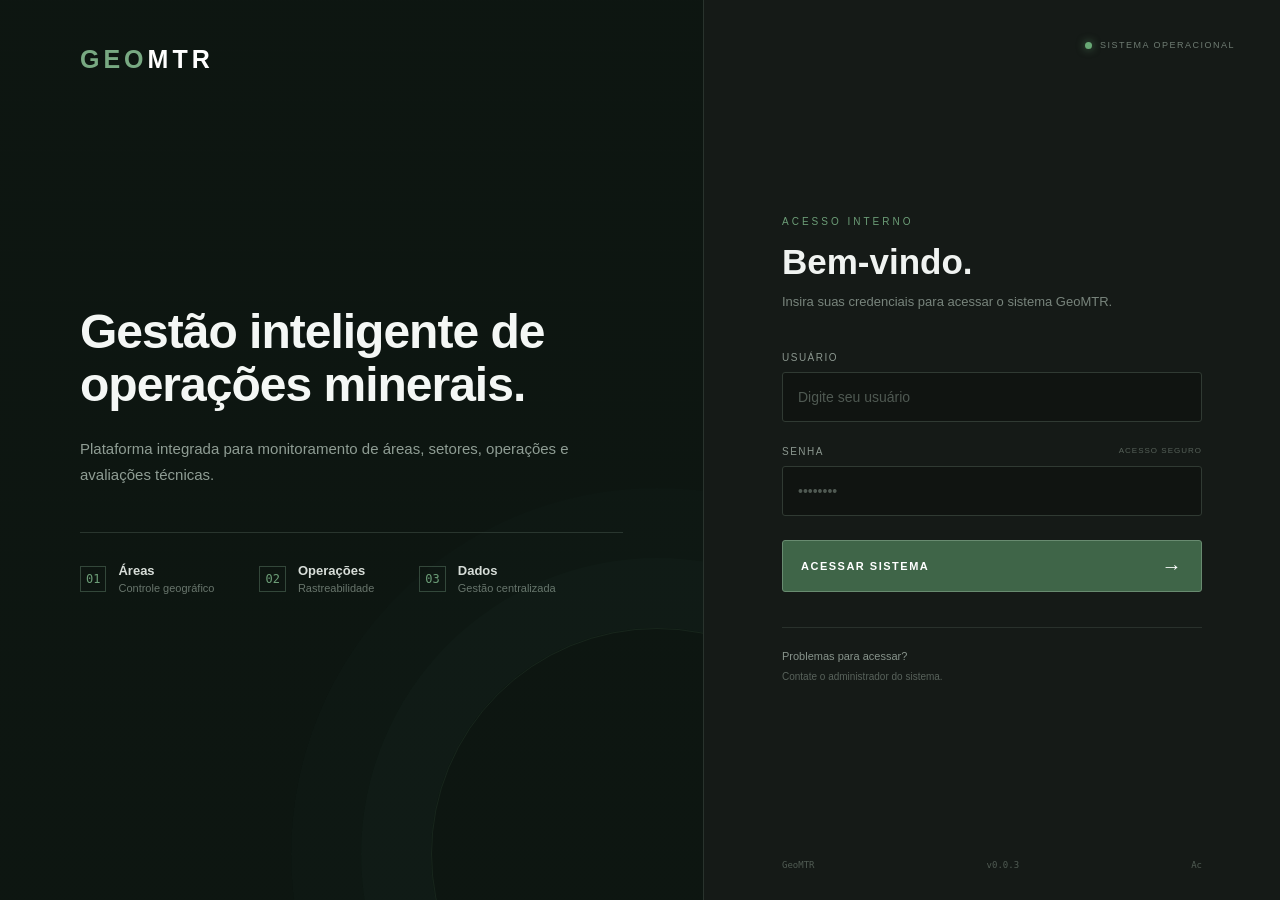
<file: Index.html>
<!DOCTYPE html>
<html lang="pt-BR">

<head>
    <meta charset="UTF-8">
    <meta name="viewport" content="width=device-width, initial-scale=1.0">
    <title>GeoMTR | Acesso ao Sistema</title>
    <link rel="stylesheet" href="style.css">
</head>

<body>

    <main class="login-container">

        <section class="painel-info">

            <div class="logo">
                <span>GEO</span>MTR
            </div>

            <h1>Gestão inteligente de<br>operações minerais.</h1>

            <p class="descricao">
                Plataforma integrada para monitoramento de áreas,
                setores, operações e avaliações técnicas.
            </p>

            <div class="linha"></div>

            <div class="informacoes">

                <div class="info">
                    <span class="numero">01</span>
                    <div>
                        <strong>Áreas</strong>
                        <p>Controle geográfico</p>
                    </div>
                </div>

                <div class="info">
                    <span class="numero">02</span>
                    <div>
                        <strong>Operações</strong>
                        <p>Rastreabilidade</p>
                    </div>
                </div>

                <div class="info">
                    <span class="numero">03</span>
                    <div>
                        <strong>Dados</strong>
                        <p>Gestão centralizada</p>
                    </div>
                </div>

            </div>

        </section>


        <section class="area-login">

            <div class="status">
                <span class="status-bolinha"></span>
                SISTEMA OPERACIONAL
            </div>

            <div class="login-box">

                <p class="identificacao">ACESSO INTERNO</p>

                <h2>Bem-vindo.</h2>

                <p class="login-descricao">
                    Insira suas credenciais para acessar o sistema GeoMTR.
                </p>

                <form id="loginForm">

                    <div class="campo">
                        <label for="usuario">USUÁRIO</label>

                        <input
                            type="text"
                            id="usuario"
                            name="usuario"
                            placeholder="Digite seu usuário"
                            required
                        >
                    </div>

                    <div class="campo">

                        <div class="senha-label">
                            <label for="senha">SENHA</label>
                            <span>ACESSO SEGURO</span>
                        </div>

                        <input
                            type="password"
                            id="senha"
                            name="senha"
                            placeholder="••••••••"
                            required
                        >

                    </div>

                  <p id="erroLogin"></p>
                  
                    <button type="submit">
                        ACESSAR SISTEMA
                        <span>→</span>
                    </button>

                </form>

                <div class="separador"></div>

                <div class="suporte">
                    <p>Problemas para acessar?</p>
                    <span>Contate o administrador do sistema.</span>
                </div>

            </div>

            <footer>
                <span>GeoMTR</span>
                <span>v0.0.3</span>
                <span>Ac</span>
            </footer>

        </section>

    </main>
  <script src="login.js"></script>

</body>
</html>
</file>
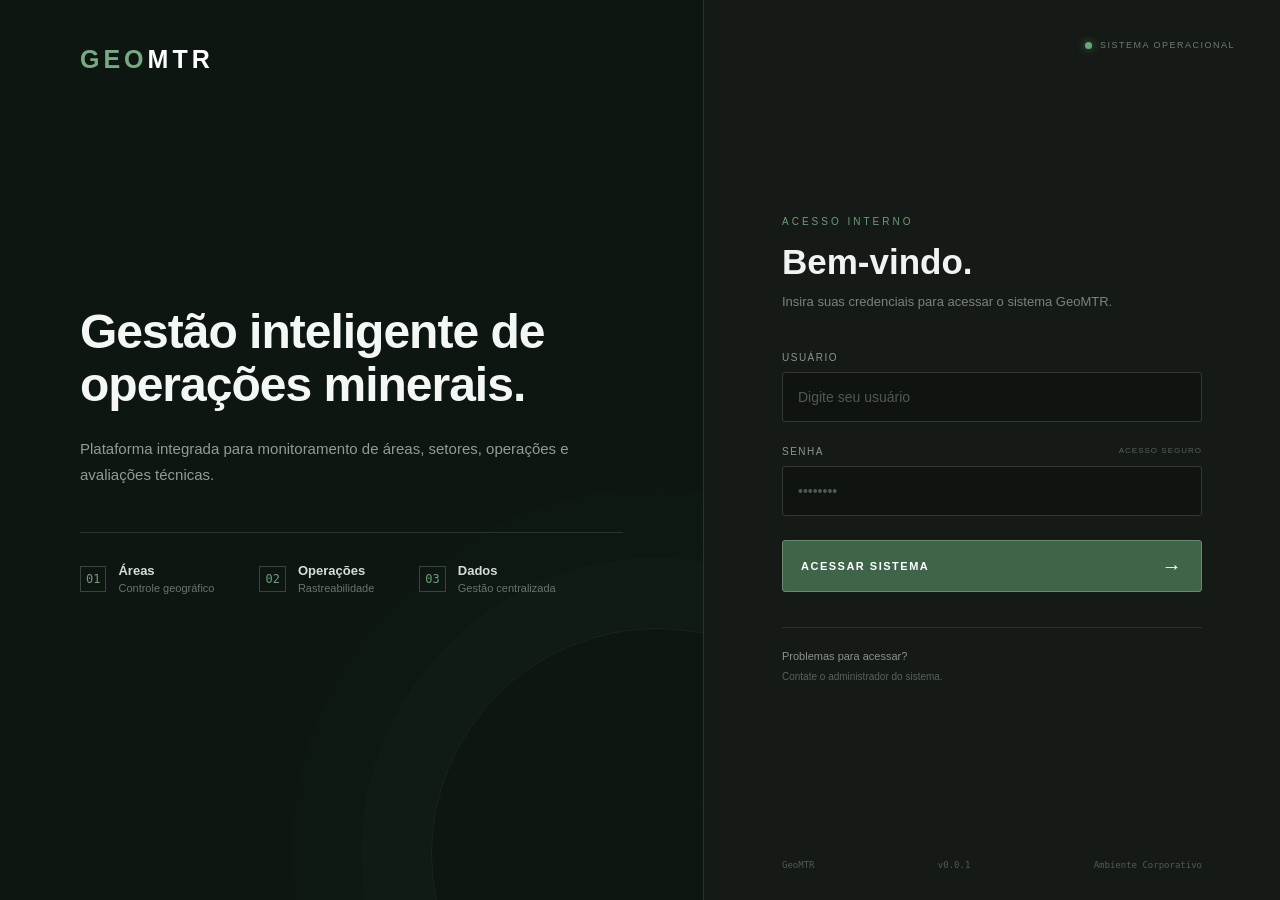
<file: index.html>
<!DOCTYPE html>
<html lang="pt-BR">

<head>
    <meta charset="UTF-8">
    <meta name="viewport" content="width=device-width, initial-scale=1.0">
    <title>GeoMTR | Acesso ao Sistema</title>
    <link rel="stylesheet" href="style.css">
</head>

<body>

    <main class="login-container">

        <section class="painel-info">

            <div class="logo">
                <span>GEO</span>MTR
            </div>

            <h1>Gestão inteligente de<br>operações minerais.</h1>

            <p class="descricao">
                Plataforma integrada para monitoramento de áreas,
                setores, operações e avaliações técnicas.
            </p>

            <div class="linha"></div>

            <div class="informacoes">

                <div class="info">
                    <span class="numero">01</span>
                    <div>
                        <strong>Áreas</strong>
                        <p>Controle geográfico</p>
                    </div>
                </div>

                <div class="info">
                    <span class="numero">02</span>
                    <div>
                        <strong>Operações</strong>
                        <p>Rastreabilidade</p>
                    </div>
                </div>

                <div class="info">
                    <span class="numero">03</span>
                    <div>
                        <strong>Dados</strong>
                        <p>Gestão centralizada</p>
                    </div>
                </div>

            </div>

        </section>


        <section class="area-login">

            <div class="status">
                <span class="status-bolinha"></span>
                SISTEMA OPERACIONAL
            </div>

            <div class="login-box">

                <p class="identificacao">ACESSO INTERNO</p>

                <h2>Bem-vindo.</h2>

                <p class="login-descricao">
                    Insira suas credenciais para acessar o sistema GeoMTR.
                </p>

                <form id="loginForm">

                    <div class="campo">
                        <label for="usuario">USUÁRIO</label>

                        <input
                            type="text"
                            id="usuario"
                            name="usuario"
                            placeholder="Digite seu usuário"
                            required
                        >
                    </div>

                    <div class="campo">

                        <div class="senha-label">
                            <label for="senha">SENHA</label>
                            <span>ACESSO SEGURO</span>
                        </div>

                        <input
                            type="password"
                            id="senha"
                            name="senha"
                            placeholder="••••••••"
                            required
                        >

                    </div>

                  <p id="erroLogin"></p>
                  
                    <button type="submit">
                        ACESSAR SISTEMA
                        <span>→</span>
                    </button>

                </form>

                <div class="separador"></div>

                <div class="suporte">
                    <p>Problemas para acessar?</p>
                    <span>Contate o administrador do sistema.</span>
                </div>

            </div>

            <footer>
                <span>GeoMTR</span>
                <span>v0.0.1</span>
                <span>Ambiente Corporativo</span>
            </footer>

        </section>

    </main>
  <script src="login.js"></script>

</body>
</html>
</file>
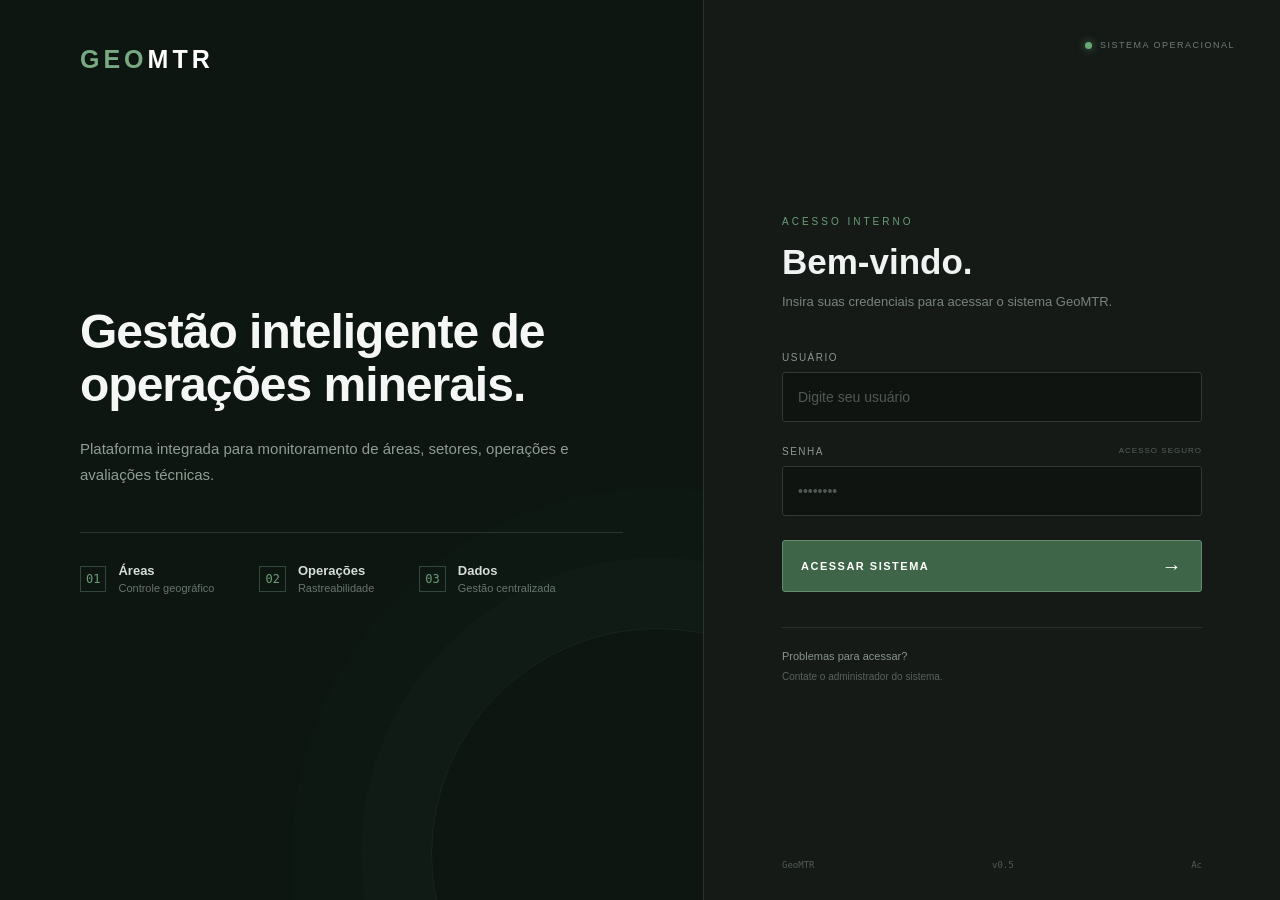
<file: GeoMTR/Index.html>
<!doctype html>
<html lang="pt-BR">
  <head>
    <meta charset="UTF-8" />
    <meta name="viewport" content="width=device-width, initial-scale=1.0" />
    <title>GeoMTR | Acesso ao Sistema</title>
    <link rel="stylesheet" href="style.css" />
  </head>

  <body>
    <main class="login-container">
      <section class="painel-info">
        <div class="logo"><span>GEO</span>MTR</div>

        <h1>Gestão inteligente de<br />operações minerais.</h1>

        <p class="descricao">
          Plataforma integrada para monitoramento de áreas, setores, operações e
          avaliações técnicas.
        </p>

        <div class="linha"></div>

        <div class="informacoes">
          <div class="info">
            <span class="numero">01</span>
            <div>
              <strong>Áreas</strong>
              <p>Controle geográfico</p>
            </div>
          </div>

          <div class="info">
            <span class="numero">02</span>
            <div>
              <strong>Operações</strong>
              <p>Rastreabilidade</p>
            </div>
          </div>

          <div class="info">
            <span class="numero">03</span>
            <div>
              <strong>Dados</strong>
              <p>Gestão centralizada</p>
            </div>
          </div>
        </div>
      </section>

      <section class="area-login">
        <div class="status">
          <span class="status-bolinha"></span>
          SISTEMA OPERACIONAL
        </div>

        <div class="login-box">
          <p class="identificacao">ACESSO INTERNO</p>

          <h2>Bem-vindo.</h2>

          <p class="login-descricao">
            Insira suas credenciais para acessar o sistema GeoMTR.
          </p>

          <form id="loginForm">
            <div class="campo">
              <label for="usuario">USUÁRIO</label>

              <input
                type="text"
                id="usuario"
                name="usuario"
                placeholder="Digite seu usuário"
                required
              />
            </div>

            <div class="campo">
              <div class="senha-label">
                <label for="senha">SENHA</label>
                <span>ACESSO SEGURO</span>
              </div>

              <input
                type="password"
                id="senha"
                name="senha"
                placeholder="••••••••"
                required
              />
            </div>

            <p id="erroLogin"></p>

            <button type="submit">
              ACESSAR SISTEMA
              <span>→</span>
            </button>
          </form>

          <div class="separador"></div>

          <div class="suporte">
            <p>Problemas para acessar?</p>
            <span>Contate o administrador do sistema.</span>
          </div>
        </div>

        <footer>
          <span>GeoMTR</span>
          <span>v0.5</span>
          <span>Ac</span>
        </footer>
      </section>
    </main>
    <script src="login.js"></script>
  </body>
</html>
</file>
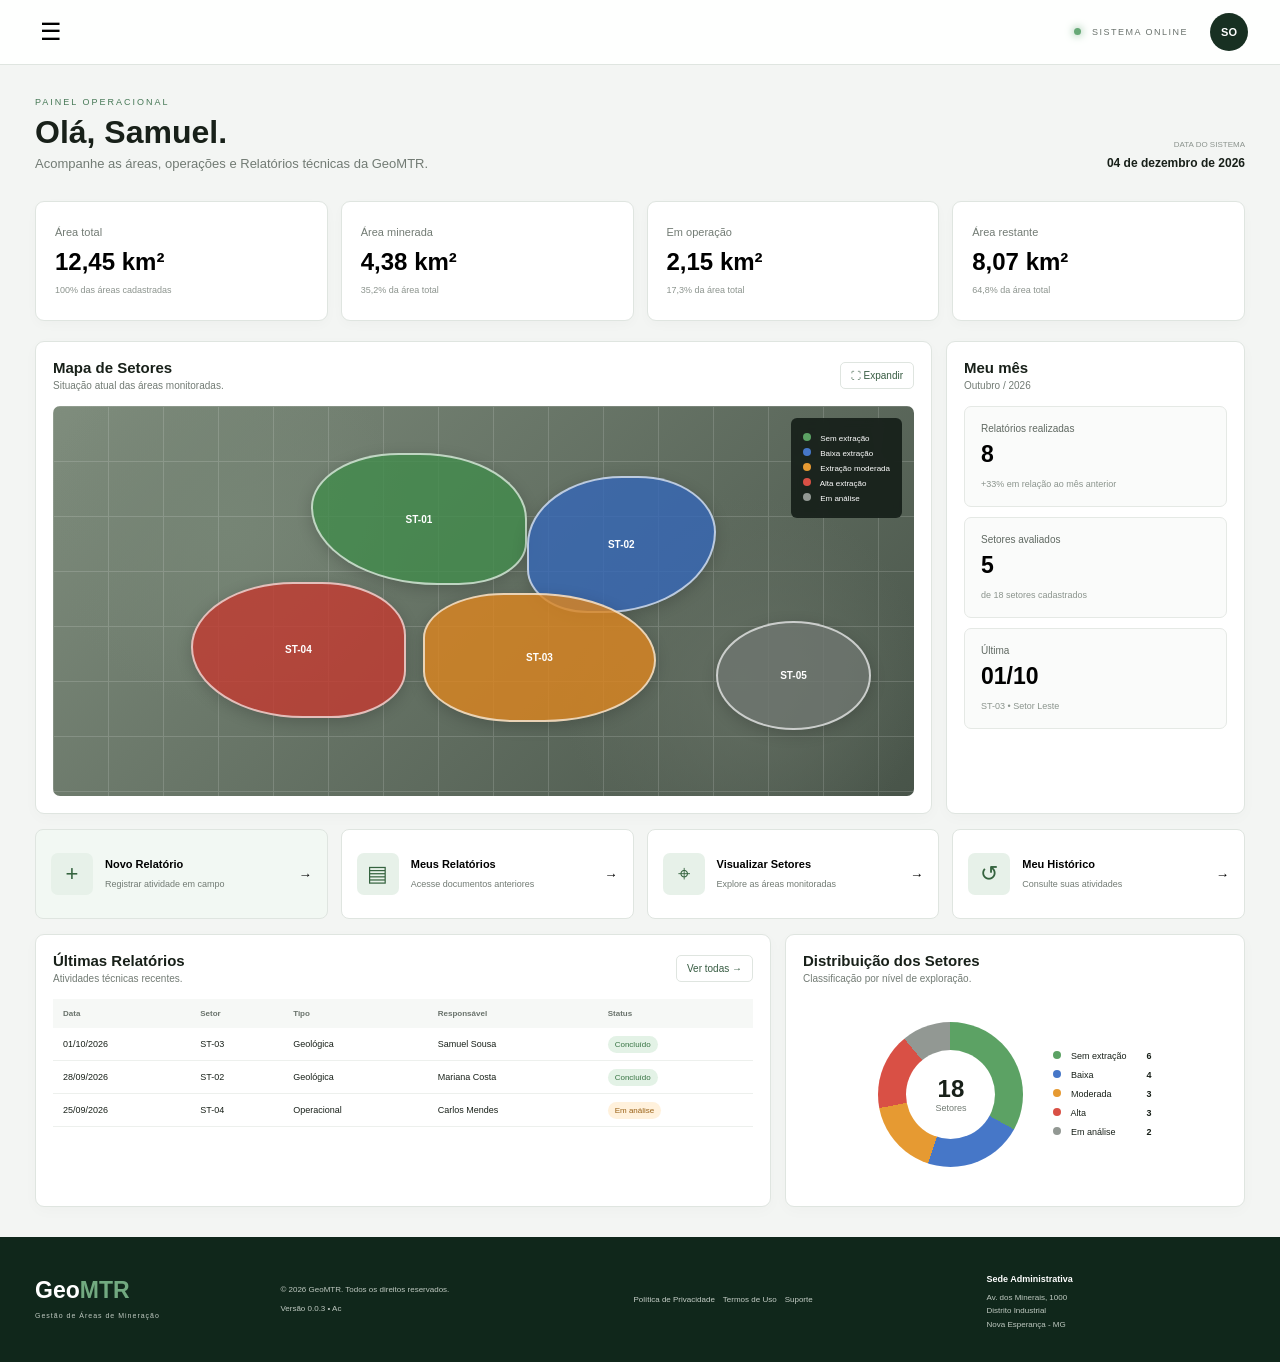
<file: dashboard.html>
<!DOCTYPE html>
<html lang="pt-BR">

<head>
    <meta charset="UTF-8">
    <meta name="viewport" content="width=device-width, initial-scale=1.0">

    <title>GeoMTR | Dashboard</title>

    <link rel="stylesheet" href="dashboard.css">
</head>

<body>

    <!-- =========================
         MENU LATERAL
    ========================== -->

    <aside class="sidebar" id="sidebar">

        <div class="sidebar-logo">
            <span>Geo</span>MTR
            <small>GESTÃO DE ÁREAS DE MINERAÇÃO</small>
        </div>

       <nav>
            <nav>
    <a href="dashboard.html" class="nav-item ativo">
        <span class="icone">🎛️</span>
        Dashboard
    </a>

    <a href="setores.html" class="nav-item">
        <span class="icone">📍</span>
        Setores
    </a>

    <a href="operacoes.html" class="nav-item">
        <span class="icone">⛏️</span>
        Operações gerais
    </a>

    <a href="relatorios.html" class="nav-item">
        <span class="icone">📊</span>
        Meus Relatórios
    </a>
    
</nav>
        </nav>

        <div class="suporte-sidebar">
            <strong>Suporte</strong>

            <p>
                Precisa de ajuda?
            </p>

            <button onclick="abrirSuporte()">
                Contatar administrador
            </button>
        </div>

    </aside>


    <!-- FUNDO ESCURO MOBILE -->

    <div
        class="sidebar-overlay"
        id="sidebarOverlay"
        onclick="toggleSidebar()">
    </div>


    <!-- =========================
         CONTEÚDO
    ========================== -->

    <main class="conteudo">

        <!-- TOPO -->

        <header class="topbar">

            <button
                class="menu-btn"
                onclick="toggleSidebar()"
                aria-label="Abrir menu">
                ☰
            </button>

            <div class="topbar-direita">

                <div class="status">
                    <span></span>
                    SISTEMA ONLINE
                </div>

                <button
                    class="perfil-btn"
                    onclick="togglePerfil()">

                    <div class="avatar">
                        SO
                    </div>

                </button>


                <!-- MENU FLUTUANTE DO PERFIL -->

                <div class="perfil-menu" id="perfilMenu">

                    <div class="perfil-cabecalho">

                        <div class="avatar grande">
                            SO
                        </div>

                        <div>
                            <strong>Samuel Oliveira</strong>
                            <span>Geólogo</span>
                        </div>

                    </div>

                    <hr>

                    <button>Meu perfil</button>
                    <button>Documentos</button>
                    <button>Meus relatórios</button>
                    <button>Histórico de Relatórios</button>

                    <hr>

                    <button class="sair" onclick="sairSistema()">
                        ↪ Sair
                    </button>

                </div>

            </div>

        </header>


        <!-- =========================
             APRESENTAÇÃO
        ========================== -->

        <section class="boas-vindas">

            <div>
                <p class="mini-titulo">
                    PAINEL OPERACIONAL
                </p>

                <h1>
                    Olá, Samuel.
                </h1>

                <p>
                    Acompanhe as áreas, operações e Relatórios
                    técnicas da GeoMTR.
                </p>
            </div>

            <div class="data-atual">
                <small>DATA DO SISTEMA</small>
                <strong id="dataAtual"></strong>
            </div>

        </section>


        <!-- =========================
             CARDS PRINCIPAIS
        ========================== -->

        <section class="cards">

            <button
                class="card"
                onclick="abrirModal('Área Total', 'A GeoMTR possui atualmente 12,45 km² de áreas cadastradas para pesquisa e exploração mineral.')">

                <span class="card-titulo">
                    Área total
                </span>

                <strong>
                    12,45 km²
                </strong>

                <small>
                    100% das áreas cadastradas
                </small>

            </button>


            <button
                class="card"
                onclick="abrirModal('Área Minerada', 'Até o momento, 4,38 km² das áreas cadastradas já passaram por atividades de exploração.')">

                <span class="card-titulo">
                    Área minerada
                </span>

                <strong>
                    4,38 km²
                </strong>

                <small>
                    35,2% da área total
                </small>

            </button>


            <button
                class="card"
                onclick="abrirModal('Em Operação', 'Atualmente existem setores com operações de pesquisa ou exploração em andamento.')">

                <span class="card-titulo">
                    Em operação
                </span>

                <strong>
                    2,15 km²
                </strong>

                <small>
                    17,3% da área total
                </small>

            </button>


            <button
                class="card"
                onclick="abrirModal('Área Restante', 'A GeoMTR possui 8,07 km² que ainda não foram classificados como área minerada.')">

                <span class="card-titulo">
                    Área restante
                </span>

                <strong>
                    8,07 km²
                </strong>

                <small>
                    64,8% da área total
                </small>

            </button>

        </section>


        <!-- =========================
             MAPA + RESUMO
        ========================== -->

        <section class="grid-principal">

            <!-- MAPA -->

            <article class="painel mapa-painel" id="mapaPainel">

                <div class="painel-header">

                    <div>
                        <h2>Mapa de Setores</h2>

                        <p>
                            Situação atual das áreas monitoradas.
                        </p>
                    </div>

                    <button
                        class="botao-secundario"
                        onclick="expandirMapa()">

                        ⛶ Expandir

                    </button>

                </div>


                <div class="mapa">

                    <div class="grade-mapa"></div>


                    <!-- SETORES -->

                    <button
                        class="setor setor-verde setor-1"
                        onclick="abrirSetor(
                            'ST-01',
                            'Setor Norte',
                            'Sem extração',
                            '0%',
                            '850 m²',
                            'Mariana Costa'
                        )">

                        ST-01

                    </button>


                    <button
                        class="setor setor-azul setor-2"
                        onclick="abrirSetor(
                            'ST-02',
                            'Setor Nordeste',
                            'Baixa extração',
                            '24%',
                            '720 m²',
                            'Samuel Oliveira'
                        )">

                        ST-02

                    </button>


                    <button
                        class="setor setor-laranja setor-3"
                        onclick="abrirSetor(
                            'ST-03',
                            'Setor Leste',
                            'Extração moderada',
                            '56%',
                            '910 m²',
                            'Samuel Oliveira'
                        )">

                        ST-03

                    </button>


                    <button
                        class="setor setor-vermelho setor-4"
                        onclick="abrirSetor(
                            'ST-04',
                            'Setor Oeste',
                            'Alta extração',
                            '82%',
                            '840 m²',
                            'Carlos Mendes'
                        )">

                        ST-04

                    </button>


                    <button
                        class="setor setor-cinza setor-5"
                        onclick="abrirSetor(
                            'ST-05',
                            'Setor Sul',
                            'Em análise',
                            '—',
                            '630 m²',
                            'Fernanda Lima'
                        )">

                        ST-05

                    </button>


                    <!-- LEGENDA -->

                    <div class="legenda">

                        <div>
                            <span class="verde"></span>
                            Sem extração
                        </div>

                        <div>
                            <span class="azul"></span>
                            Baixa extração
                        </div>

                        <div>
                            <span class="laranja"></span>
                            Extração moderada
                        </div>

                        <div>
                            <span class="vermelho"></span>
                            Alta extração
                        </div>

                        <div>
                            <span class="cinza"></span>
                            Em análise
                        </div>

                    </div>

                </div>

            </article>


            <!-- RESUMO DO USUÁRIO -->

            <aside class="painel resumo">

                <div class="painel-header">

                    <div>
                        <h2>Meu mês</h2>

                        <p>Outubro / 2026</p>
                    </div>

                </div>


                <button
                    class="resumo-item"
                    onclick="abrirModal(
                        'Minhas Relatórios',
                        'Você realizou 8 Relatórios técnicas durante o mês de outubro.'
                    )">

                    <span>Relatórios realizadas</span>
                    <strong>8</strong>
                    <small>+33% em relação ao mês anterior</small>

                </button>


                <button
                    class="resumo-item"
                    onclick="abrirModal(
                        'Setores avaliados',
                        'Você realizou Relatórios em 5 setores diferentes neste mês.'
                    )">

                    <span>Setores avaliados</span>
                    <strong>5</strong>
                    <small>de 18 setores cadastrados</small>

                </button>


                <button
                    class="resumo-item"
                    onclick="abrirSetor(
                        'ST-03',
                        'Setor Leste',
                        'Extração moderada',
                        '56%',
                        '910 m²',
                        'Samuel Oliveira'
                    )">

                    <span>Última </span>
                    <strong>01/10</strong>
                    <small>ST-03 • Setor Leste</small>

                </button>

            </aside>

        </section>


        <!-- =========================
             AÇÕES RÁPIDAS
        ========================== -->

        <section class="acoes">

            <button
                class="acao destaque"
                onclick="novaAvaliacao()">

                <span class="acao-icone">+</span>

                <div>
                    <strong>Novo Relatório</strong>
                    <small>Registrar atividade em campo</small>
                </div>

                <span>→</span>

            </button>


            <button
                class="acao"
                onclick="abrirModal(
                    'Meus Relatórios',
                    'Aqui serão exibidos os relatórios e Relatórios técnicas produzidos pelo usuário autenticado.'
                )">

                <span class="acao-icone">▤</span>

                <div>
                    <strong>Meus Relatórios</strong>
                    <small>Acesse documentos anteriores</small>
                </div>

                <span>→</span>

            </button>


            <button
                class="acao"
                onclick="expandirMapa()">

                <span class="acao-icone">⌖</span>

                <div>
                    <strong>Visualizar Setores</strong>
                    <small>Explore as áreas monitoradas</small>
                </div>

                <span>→</span>

            </button>


            <button
                class="acao"
                onclick="abrirModal(
                    'Histórico',
                    'Aqui será apresentado o histórico de Relatórios, operações e coletas realizadas pelo usuário.'
                )">

                <span class="acao-icone">↺</span>

                <div>
                    <strong>Meu Histórico</strong>
                    <small>Consulte suas atividades</small>
                </div>

                <span>→</span>

            </button>

        </section>


        <!-- =========================
             PARTE INFERIOR
        ========================== -->

        <section class="grid-inferior">

            <article class="painel">

                <div class="painel-header">

                    <div>
                        <h2>Últimas Relatórios</h2>
                        <p>Atividades técnicas recentes.</p>
                    </div>

                    <button class="link-btn">
                        Ver todas →
                    </button>

                </div>


                <div class="tabela-container">

                    <table>

                        <thead>

                            <tr>
                                <th>Data</th>
                                <th>Setor</th>
                                <th>Tipo</th>
                                <th>Responsável</th>
                                <th>Status</th>
                            </tr>

                        </thead>


                        <tbody>

                            <tr>
                                <td>01/10/2026</td>
                                <td>ST-03</td>
                                <td>Geológica</td>
                                <td>Samuel Sousa</td>
                                <td>
                                    <span class="tag concluido">
                                        Concluído
                                    </span>
                                </td>
                            </tr>


                            <tr>
                                <td>28/09/2026</td>
                                <td>ST-02</td>
                                <td>Geológica</td>
                                <td>Mariana Costa</td>
                                <td>
                                    <span class="tag concluido">
                                        Concluído
                                    </span>
                                </td>
                            </tr>


                            <tr>
                                <td>25/09/2026</td>
                                <td>ST-04</td>
                                <td>Operacional</td>
                                <td>Carlos Mendes</td>
                                <td>
                                    <span class="tag analise">
                                        Em análise
                                    </span>
                                </td>
                            </tr>

                        </tbody>

                    </table>

                </div>

            </article>


            <!-- DISTRIBUIÇÃO -->

            <article class="painel distribuicao">

                <div class="painel-header">

                    <div>
                        <h2>Distribuição dos Setores</h2>
                        <p>Classificação por nível de exploração.</p>
                    </div>

                </div>


                <div class="grafico-area">

                    <div class="grafico">

                        <div class="grafico-centro">
                            <strong>18</strong>
                            <span>Setores</span>
                        </div>

                    </div>


                    <div class="grafico-legenda">

                        <p>
                            <span class="verde"></span>
                            Sem extração
                            <strong>6</strong>
                        </p>

                        <p>
                            <span class="azul"></span>
                            Baixa
                            <strong>4</strong>
                        </p>

                        <p>
                            <span class="laranja"></span>
                            Moderada
                            <strong>3</strong>
                        </p>

                        <p>
                            <span class="vermelho"></span>
                            Alta
                            <strong>3</strong>
                        </p>

                        <p>
                            <span class="cinza"></span>
                            Em análise
                            <strong>2</strong>
                        </p>

                    </div>

                </div>

            </article>

        </section>


        <!-- =========================
             FOOTER
        ========================== -->

        <footer>

            <div class="footer-logo">

                <strong>
                    Geo<span>MTR</span>
                </strong>

                <small>
                    Gestão de Áreas de Mineração
                </small>

            </div>


            <div>
                <p>
                    © 2026 GeoMTR. Todos os direitos reservados.
                </p>

                <small>
                    Versão 0.0.3 • Ac
                </small>
            </div>


            <div class="footer-links">

                <button>Política de Privacidade</button>
                <button>Termos de Uso</button>
                <button>Suporte</button>

            </div>


            <div class="endereco">

                <strong>Sede Administrativa</strong>

                <p>
                    Av. dos Minerais, 1000<br>
                    Distrito Industrial<br>
                    Nova Esperança - MG
                </p>

            </div>

        </footer>

    </main>


    <!-- =========================
         MODAL
    ========================== -->

    <div
        class="modal-overlay"
        id="modalOverlay"
        onclick="fecharModalFundo(event)">

        <div class="modal">

            <button
                class="modal-fechar"
                onclick="fecharModal()">

                ×

            </button>

            <p class="mini-titulo">
                GEOMTR
            </p>

            <h2 id="modalTitulo">
                Informações
            </h2>

            <div id="modalConteudo">
            </div>

        </div>

    </div>


    <script src="dashboard.js"></script>

</body>
</html>
</file>
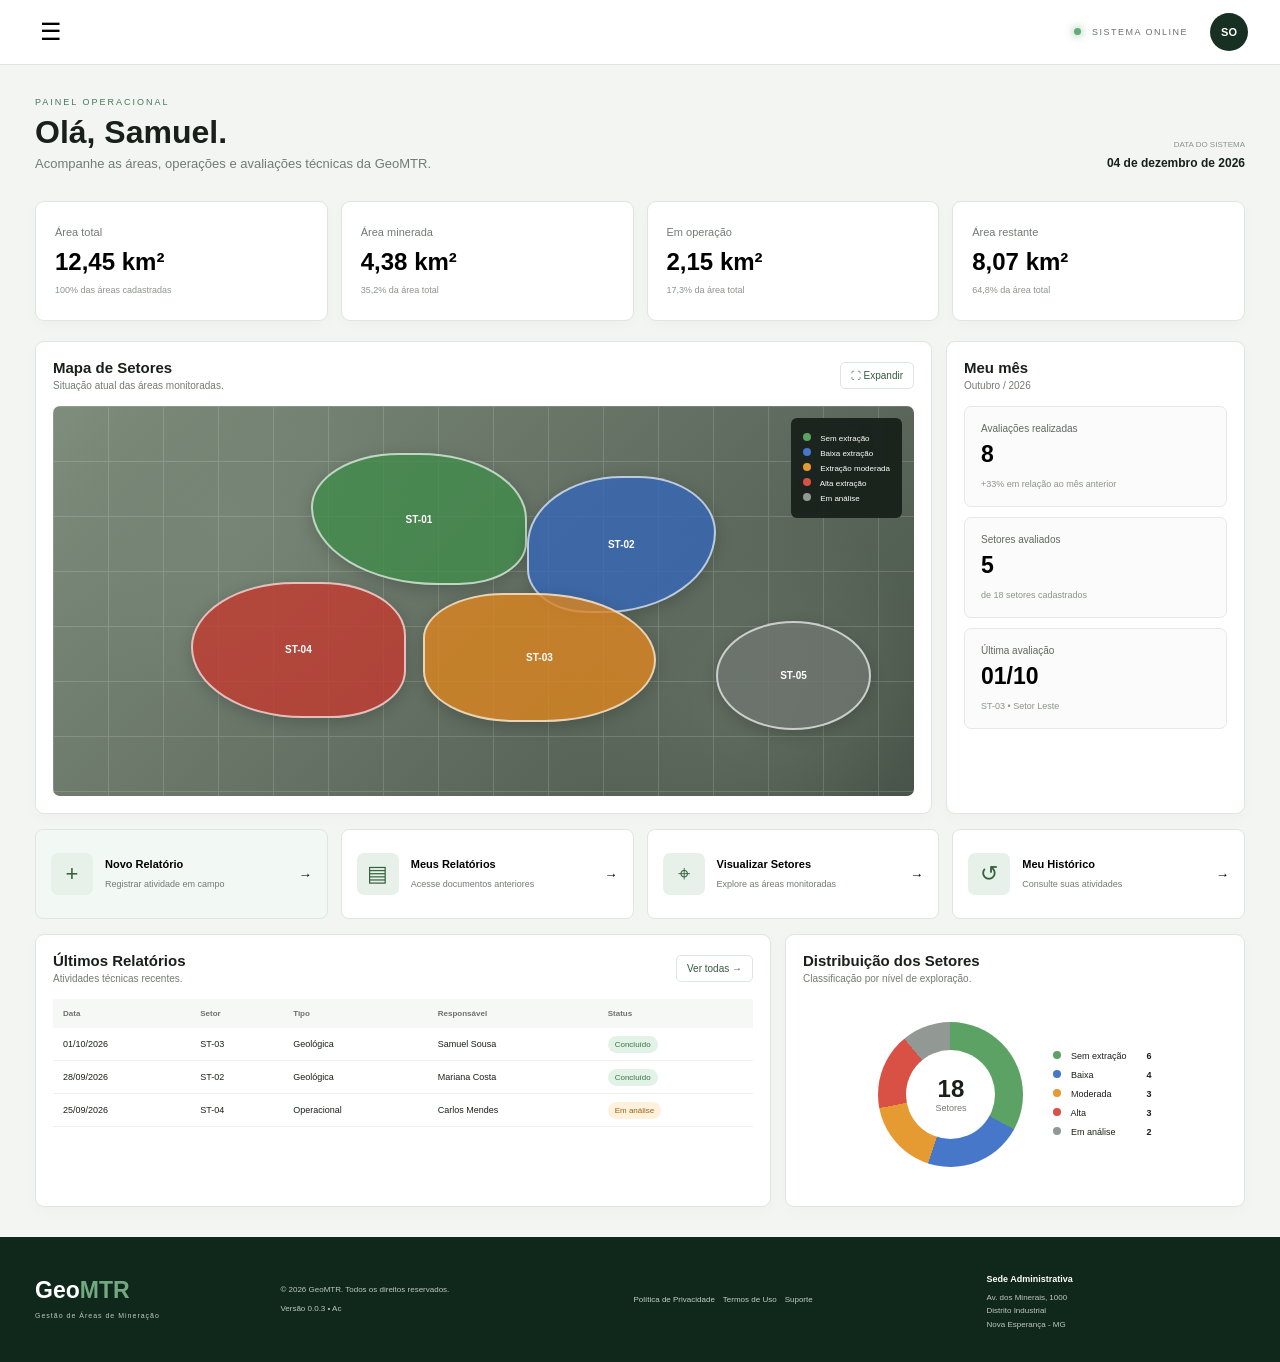
<file: dashboard_adm.html>
<!DOCTYPE html>
<html lang="pt-BR">

<head>
    <meta charset="UTF-8">
    <meta name="viewport" content="width=device-width, initial-scale=1.0">

    <title>GeoMTR | Dashboard</title>

    <link rel="stylesheet" href="dashboard.css">
</head>

<body>

    <!-- Menu lateral -->

    <aside class="sidebar" id="sidebar">

        <div class="sidebar-logo">
            <span>Geo</span>MTR
            <small>GESTÃO DE ÁREAS DE MINERAÇÃO</small>
        </div>

       <nav>
            <nav>
    <a href="dashboard_adm.html" class="nav-item ativo">
        <span class="icone">🎛️</span>
        Dashboard
    </a>

    <a href="setores.html" class="nav-item">
        <span class="icone">📍</span>
        Setores
    </a>

    <a href="operacoes.html" class="nav-item">
        <span class="icone">⛏️</span>
        Operações gerais
    </a>

    <a href="relatorios.html" class="nav-item">
        <span class="icone">📊</span>
        Relatórios gerais
    </a>

    <a href="mapa.html" class="nav-item">
        <span class="icone">🗺️</span>
        Mapa
    </a>

    <a href="funcionarios.html" class="nav-item admin-item">
        <span class="icone">👤</span>
        Funcionários
    </a>
</nav>
        </nav>

        <div class="suporte-sidebar">
            <strong>Suporte</strong>

            <p>
                Precisa de ajuda?
            </p>

            <button onclick="abrirSuporte()">
                Contatar administrador
            </button>
        </div>

    </aside>


    <!-- Fundo mobile -->

    <div
        class="sidebar-overlay"
        id="sidebarOverlay"
        onclick="toggleSidebar()">
    </div>


    <!--  CONTEÚDO -->

    <main class="conteudo">

        <!-- top bar -->

        <header class="topbar">

            <button
                class="menu-btn"
                onclick="toggleSidebar()"
                aria-label="Abrir menu">
                ☰
            </button>

            <div class="topbar-direita">

                <div class="status">
                    <span></span>
                    SISTEMA ONLINE
                </div>

                <button
                    class="perfil-btn"
                    onclick="togglePerfil()">

                    <div class="avatar">
                        SO
                    </div>

                </button>


                <!-- MENU FLUTUANTE DO PERFIL -->

                <div class="perfil-menu" id="perfilMenu">

                    <div class="perfil-cabecalho">

                        <div class="avatar grande">
                            SO
                        </div>

                        <div>
                            <strong>Samuel Oliveira</strong>
                            <span>Geólogo</span>
                        </div>

                    </div>

                    <hr>

                    <button>Meu perfil</button>
                    <button>Documentos</button>
                    <button>Meus relatórios</button>
                    <button>Histórico de avaliações</button>

                    <hr>

                    <button class="sair" onclick="sairSistema()">
                        ↪ Sair
                    </button>

                </div>

            </div>

        </header>


        <!-- =========================
             APRESENTAÇÃO
        ========================== -->

        <section class="boas-vindas">

            <div>
                <p class="mini-titulo">
                    PAINEL OPERACIONAL
                </p>

                <h1>
                    Olá, Samuel.
                </h1>

                <p>
                    Acompanhe as áreas, operações e avaliações
                    técnicas da GeoMTR.
                </p>
            </div>

            <div class="data-atual">
                <small>DATA DO SISTEMA</small>
                <strong id="dataAtual"></strong>
            </div>

        </section>


        <!-- =========================
             CARDS PRINCIPAIS
        ========================== -->

        <section class="cards">

            <button
                class="card"
                onclick="abrirModal('Área Total', 'A GeoMTR possui atualmente 12,45 km² de áreas cadastradas para pesquisa e exploração mineral.')">

                <span class="card-titulo">
                    Área total
                </span>

                <strong>
                    12,45 km²
                </strong>

                <small>
                    100% das áreas cadastradas
                </small>

            </button>


            <button
                class="card"
                onclick="abrirModal('Área Minerada', 'Até o momento, 4,38 km² das áreas cadastradas já passaram por atividades de exploração.')">

                <span class="card-titulo">
                    Área minerada
                </span>

                <strong>
                    4,38 km²
                </strong>

                <small>
                    35,2% da área total
                </small>

            </button>


            <button
                class="card"
                onclick="abrirModal('Em Operação', 'Atualmente existem setores com operações de pesquisa ou exploração em andamento.')">

                <span class="card-titulo">
                    Em operação
                </span>

                <strong>
                    2,15 km²
                </strong>

                <small>
                    17,3% da área total
                </small>

            </button>


            <button
                class="card"
                onclick="abrirModal('Área Restante', 'A GeoMTR possui 8,07 km² que ainda não foram classificados como área minerada.')">

                <span class="card-titulo">
                    Área restante
                </span>

                <strong>
                    8,07 km²
                </strong>

                <small>
                    64,8% da área total
                </small>

            </button>

        </section>


        <!-- =========================
             MAPA + RESUMO
        ========================== -->

        <section class="grid-principal">

            <!-- MAPA -->

            <article class="painel mapa-painel" id="mapaPainel">

                <div class="painel-header">

                    <div>
                        <h2>Mapa de Setores</h2>

                        <p>
                            Situação atual das áreas monitoradas.
                        </p>
                    </div>

                    <button
                        class="botao-secundario"
                        onclick="expandirMapa()">

                        ⛶ Expandir

                    </button>

                </div>


                <div class="mapa">

                    <div class="grade-mapa"></div>


                    <!-- SETORES -->

                    <button
                        class="setor setor-verde setor-1"
                        onclick="abrirSetor(
                            'ST-01',
                            'Setor Norte',
                            'Sem extração',
                            '0%',
                            '850 m²',
                            'Mariana Costa'
                        )">

                        ST-01

                    </button>


                    <button
                        class="setor setor-azul setor-2"
                        onclick="abrirSetor(
                            'ST-02',
                            'Setor Nordeste',
                            'Baixa extração',
                            '24%',
                            '720 m²',
                            'Samuel Oliveira'
                        )">

                        ST-02

                    </button>


                    <button
                        class="setor setor-laranja setor-3"
                        onclick="abrirSetor(
                            'ST-03',
                            'Setor Leste',
                            'Extração moderada',
                            '56%',
                            '910 m²',
                            'Samuel Oliveira'
                        )">

                        ST-03

                    </button>


                    <button
                        class="setor setor-vermelho setor-4"
                        onclick="abrirSetor(
                            'ST-04',
                            'Setor Oeste',
                            'Alta extração',
                            '82%',
                            '840 m²',
                            'Carlos Mendes'
                        )">

                        ST-04

                    </button>


                    <button
                        class="setor setor-cinza setor-5"
                        onclick="abrirSetor(
                            'ST-05',
                            'Setor Sul',
                            'Em análise',
                            '—',
                            '630 m²',
                            'Fernanda Lima'
                        )">

                        ST-05

                    </button>


                    <!-- LEGENDA -->

                    <div class="legenda">

                        <div>
                            <span class="verde"></span>
                            Sem extração
                        </div>

                        <div>
                            <span class="azul"></span>
                            Baixa extração
                        </div>

                        <div>
                            <span class="laranja"></span>
                            Extração moderada
                        </div>

                        <div>
                            <span class="vermelho"></span>
                            Alta extração
                        </div>

                        <div>
                            <span class="cinza"></span>
                            Em análise
                        </div>

                    </div>

                </div>

            </article>


            <!-- RESUMO DO USUÁRIO -->

            <aside class="painel resumo">

                <div class="painel-header">

                    <div>
                        <h2>Meu mês</h2>

                        <p>Outubro / 2026</p>
                    </div>

                </div>


                <button
                    class="resumo-item"
                    onclick="abrirModal(
                        'Minhas avaliações',
                        'Você realizou 8 avaliações técnicas durante o mês de outubro.'
                    )">

                    <span>Avaliações realizadas</span>
                    <strong>8</strong>
                    <small>+33% em relação ao mês anterior</small>

                </button>


                <button
                    class="resumo-item"
                    onclick="abrirModal(
                        'Setores avaliados',
                        'Você realizou avaliações em 5 setores diferentes neste mês.'
                    )">

                    <span>Setores avaliados</span>
                    <strong>5</strong>
                    <small>de 18 setores cadastrados</small>

                </button>


                <button
                    class="resumo-item"
                    onclick="abrirSetor(
                        'ST-03',
                        'Setor Leste',
                        'Extração moderada',
                        '56%',
                        '910 m²',
                        'Samuel Oliveira'
                    )">

                    <span>Última avaliação</span>
                    <strong>01/10</strong>
                    <small>ST-03 • Setor Leste</small>

                </button>

            </aside>

        </section>


        <!-- =========================
             AÇÕES RÁPIDAS
        ========================== -->

        <section class="acoes">

            <button
                class="acao destaque"
                onclick="novaAvaliacao()">

                <span class="acao-icone">+</span>

                <div>
                    <strong>Novo Relatório</strong>
                    <small>Registrar atividade em campo</small>
                </div>

                <span>→</span>

            </button>


            <button
                class="acao"
                onclick="abrirModal(
                    'Meus Relatórios',
                    'Aqui serão exibidos os relatórios e avaliações técnicas produzidos pelo usuário autenticado.'
                )">

                <span class="acao-icone">▤</span>

                <div>
                    <strong>Meus Relatórios</strong>
                    <small>Acesse documentos anteriores</small>
                </div>

                <span>→</span>

            </button>


            <button
                class="acao"
                onclick="expandirMapa()">

                <span class="acao-icone">⌖</span>

                <div>
                    <strong>Visualizar Setores</strong>
                    <small>Explore as áreas monitoradas</small>
                </div>

                <span>→</span>

            </button>


            <button
                class="acao"
                onclick="abrirModal(
                    'Histórico',
                    'Aqui será apresentado o histórico de avaliações, operações e coletas realizadas pelo usuário.'
                )">

                <span class="acao-icone">↺</span>

                <div>
                    <strong>Meu Histórico</strong>
                    <small>Consulte suas atividades</small>
                </div>

                <span>→</span>

            </button>

        </section>


        <!-- =========================
             PARTE INFERIOR
        ========================== -->

        <section class="grid-inferior">

            <article class="painel">

                <div class="painel-header">

                    <div>
                        <h2>Últimos Relatórios</h2>
                        <p>Atividades técnicas recentes.</p>
                    </div>

                    <button class="link-btn">
                        Ver todas →
                    </button>

                </div>


                <div class="tabela-container">

                    <table>

                        <thead>

                            <tr>
                                <th>Data</th>
                                <th>Setor</th>
                                <th>Tipo</th>
                                <th>Responsável</th>
                                <th>Status</th>
                            </tr>

                        </thead>


                        <tbody>

                            <tr>
                                <td>01/10/2026</td>
                                <td>ST-03</td>
                                <td>Geológica</td>
                                <td>Samuel Sousa</td>
                                <td>
                                    <span class="tag concluido">
                                        Concluído
                                    </span>
                                </td>
                            </tr>


                            <tr>
                                <td>28/09/2026</td>
                                <td>ST-02</td>
                                <td>Geológica</td>
                                <td>Mariana Costa</td>
                                <td>
                                    <span class="tag concluido">
                                        Concluído
                                    </span>
                                </td>
                            </tr>


                            <tr>
                                <td>25/09/2026</td>
                                <td>ST-04</td>
                                <td>Operacional</td>
                                <td>Carlos Mendes</td>
                                <td>
                                    <span class="tag analise">
                                        Em análise
                                    </span>
                                </td>
                            </tr>

                        </tbody>

                    </table>

                </div>

            </article>


            <!-- DISTRIBUIÇÃO -->

            <article class="painel distribuicao">

                <div class="painel-header">

                    <div>
                        <h2>Distribuição dos Setores</h2>
                        <p>Classificação por nível de exploração.</p>
                    </div>

                </div>


                <div class="grafico-area">

                    <div class="grafico">

                        <div class="grafico-centro">
                            <strong>18</strong>
                            <span>Setores</span>
                        </div>

                    </div>


                    <div class="grafico-legenda">

                        <p>
                            <span class="verde"></span>
                            Sem extração
                            <strong>6</strong>
                        </p>

                        <p>
                            <span class="azul"></span>
                            Baixa
                            <strong>4</strong>
                        </p>

                        <p>
                            <span class="laranja"></span>
                            Moderada
                            <strong>3</strong>
                        </p>

                        <p>
                            <span class="vermelho"></span>
                            Alta
                            <strong>3</strong>
                        </p>

                        <p>
                            <span class="cinza"></span>
                            Em análise
                            <strong>2</strong>
                        </p>

                    </div>

                </div>

            </article>

        </section>


        <!-- =========================
             FOOTER
        ========================== -->

        <footer>

            <div class="footer-logo">

                <strong>
                    Geo<span>MTR</span>
                </strong>

                <small>
                    Gestão de Áreas de Mineração
                </small>

            </div>


            <div>
                <p>
                    © 2026 GeoMTR. Todos os direitos reservados.
                </p>

                <small>
                    Versão 0.0.3 • Ac
                </small>
            </div>


            <div class="footer-links">

                <button>Política de Privacidade</button>
                <button>Termos de Uso</button>
                <button>Suporte</button>

            </div>


            <div class="endereco">

                <strong>Sede Administrativa</strong>

                <p>
                    Av. dos Minerais, 1000<br>
                    Distrito Industrial<br>
                    Nova Esperança - MG
                </p>

            </div>

        </footer>

    </main>


    <!-- =========================
         MODAL
    ========================== -->

    <div
        class="modal-overlay"
        id="modalOverlay"
        onclick="fecharModalFundo(event)">

        <div class="modal">

            <button
                class="modal-fechar"
                onclick="fecharModal()">

                ×

            </button>

            <p class="mini-titulo">
                GEOMTR
            </p>

            <h2 id="modalTitulo">
                Informações
            </h2>

            <div id="modalConteudo">
            </div>

        </div>

    </div>


    <script src="dashboard.js"></script>

</body>
</html>
</file>
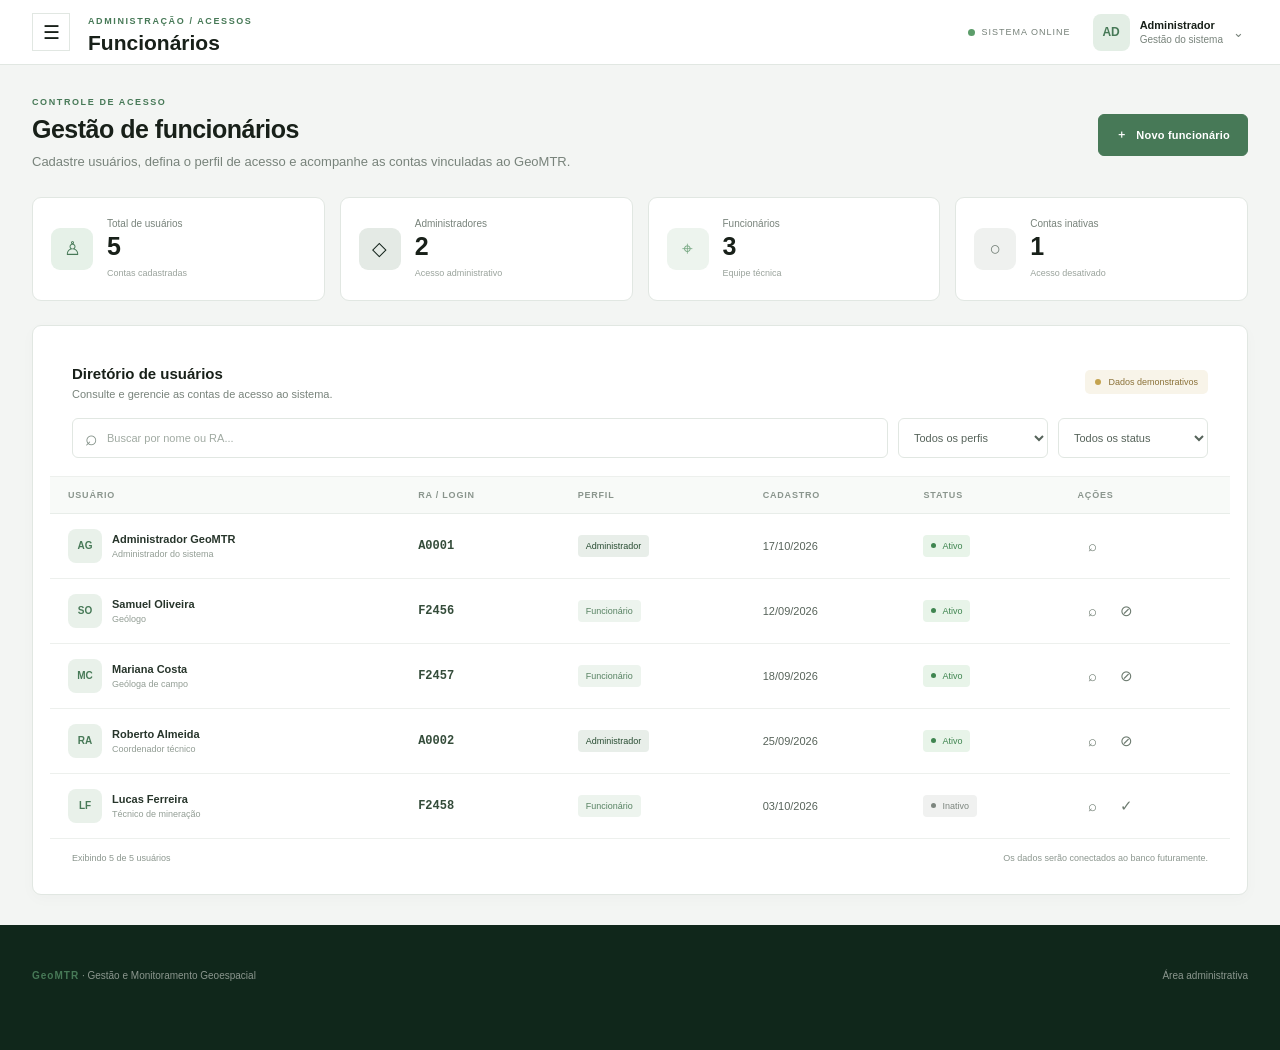
<file: funcionarios.html>
<!DOCTYPE html>
<html lang="pt-BR">
<head>
    <meta charset="UTF-8">
    <meta name="viewport" content="width=device-width, initial-scale=1.0">
    <title>GeoMTR | Funcionários</title>
    <link rel="stylesheet" href="dashboard.css">
    <link rel="stylesheet" href="funcionarios.css">
</head>
<body class="pagina-funcionarios">
    <!-- Mantém a estrutura visual compartilhada dos dashboards GeoMTR -->
    <aside class="sidebar" id="sidebar">
        <div class="sidebar-topo">
            <div class="logo"><span>GEO</span>MTR</div>
            <button class="sidebar-fechar" type="button" onclick="toggleSidebar()" aria-label="Fechar menu">×</button>
        </div>

        <nav class="sidebar-nav">
            <a class="nav-item" href="./dashboard_adm.html">
                <span class="icone">🎛️</span><span>Dashboard</span>
            </a>
            <a class="nav-item" href="./setores.html">
                <span class="icone">📍</span><span>Setores</span>
            </a>
            <a class="nav-item" href="./operacoes.html">
                <span class="icone">⛏️</span><span>Operações gerais</span>
            </a>
            <a class="nav-item" href="./relatorios-gerais.html">
                <span class="icone">📊</span><span>Relatórios gerais</span>
            </a>
            <a class="nav-item ativo" href="./funcionarios.html" aria-current="page">
                <span class="icone">👤</span><span>Funcionários</span>
            </a>
        </nav>

        
<div class="sidebar-rodape">

    <div class="suporte-sidebar">
        <strong>Suporte</strong>

        <p>
            Precisa de ajuda?
        </p>

        <button type="button" onclick="abrirSuporte()">
            Contatar administrador
        </button>
    </div>

</div>

    </aside>

    <div class="sidebar-overlay" id="sidebarOverlay" onclick="toggleSidebar()"></div>

    <main class="conteudo">
        <header class="topbar">
            <div class="topbar-esquerda">
                <button class="menu-btn" type="button" onclick="toggleSidebar()" aria-label="Abrir menu">☰</button>
                <div>
                    <span class="breadcrumb">ADMINISTRAÇÃO / ACESSOS</span>
                    <h1>Funcionários</h1>
                </div>
            </div>

            <div class="topbar-direita">
                <span class="sistema-status"><span class="status-bolinha"></span> SISTEMA ONLINE</span>
                <div class="perfil-wrapper">
                    <button class="perfil-btn" type="button" onclick="togglePerfil()" aria-expanded="false">
                        <span class="perfil-avatar">AD</span>
                        <span class="perfil-texto"><strong>Administrador</strong><small>Gestão do sistema</small></span>
                        <span class="perfil-seta">⌄</span>
                    </button>
                    <div class="perfil-menu" id="perfilMenu">
                        <a href="./dashboard_adm.html">Dashboard</a>
                        <button type="button" onclick="sairSistema()">Sair do sistema</button>
                    </div>
                </div>
            </div>
        </header>

        <section class="funcionarios-intro">
            <div>
                <p class="eyebrow">CONTROLE DE ACESSO</p>
                <h2>Gestão de funcionários</h2>
                <p class="intro-texto">Cadastre usuários, defina o perfil de acesso e acompanhe as contas vinculadas ao GeoMTR.</p>
            </div>
            <button class="botao-principal" type="button" id="abrirCadastro">
                <span aria-hidden="true">＋</span> Novo funcionário
            </button>
        </section>

        <section class="func-stats" aria-label="Resumo de usuários">
            <article class="func-stat-card">
                <div class="stat-icone verde">♙</div>
                <div><span>Total de usuários</span><strong id="totalUsuarios">0</strong><small>Contas cadastradas</small></div>
            </article>
            <article class="func-stat-card">
                <div class="stat-icone escuro">◇</div>
                <div><span>Administradores</span><strong id="totalAdmins">0</strong><small>Acesso administrativo</small></div>
            </article>
            <article class="func-stat-card">
                <div class="stat-icone claro">⌖</div>
                <div><span>Funcionários</span><strong id="totalFuncionarios">0</strong><small>Equipe técnica</small></div>
            </article>
            <article class="func-stat-card">
                <div class="stat-icone cinza">○</div>
                <div><span>Contas inativas</span><strong id="totalInativos">0</strong><small>Acesso desativado</small></div>
            </article>
        </section>

        <section class="func-lista painel">
            <div class="func-lista-cabecalho">
                <div>
                    <h3>Diretório de usuários</h3>
                    <p>Consulte e gerencie as contas de acesso ao sistema.</p>
                </div>
                <span class="demo-aviso"><span></span> Dados demonstrativos</span>
            </div>

            <div class="func-filtros">
                <label class="func-busca">
                    <span aria-hidden="true">⌕</span>
                    <input id="buscaFuncionario" type="search" placeholder="Buscar por nome ou RA..." autocomplete="off">
                </label>
                <select id="filtroPerfil" aria-label="Filtrar por perfil">
                    <option value="todos">Todos os perfis</option>
                    <option value="Administrador">Administradores</option>
                    <option value="Funcionário">Funcionários</option>
                </select>
                <select id="filtroStatus" aria-label="Filtrar por status">
                    <option value="todos">Todos os status</option>
                    <option value="Ativo">Ativos</option>
                    <option value="Inativo">Inativos</option>
                </select>
            </div>

            <div class="tabela-responsiva">
                <table class="tabela-funcionarios">
                    <thead>
                        <tr>
                            <th>Usuário</th>
                            <th>RA / Login</th>
                            <th>Perfil</th>
                            <th>Cadastro</th>
                            <th>Status</th>
                            <th class="coluna-acoes">Ações</th>
                        </tr>
                    </thead>
                    <tbody id="listaFuncionarios"></tbody>
                </table>
                <div class="estado-vazio" id="estadoVazio" hidden>
                    <span>⌕</span>
                    <strong>Nenhum usuário encontrado</strong>
                    <p>Tente mudar os filtros ou cadastrar um novo usuário.</p>
                </div>
            </div>
            <div class="func-lista-rodape">
                <span id="contadorResultados">Exibindo 0 usuários</span>
                <span>Os dados serão conectados ao banco futuramente.</span>
            </div>
        </section>

        <footer class="func-footer">
            <span><strong>GeoMTR</strong> · Gestão e Monitoramento Geoespacial</span>
            <span>Área administrativa</span>
        </footer>
    </main>

    <div class="func-modal-overlay" id="modalFuncionario" role="dialog" aria-modal="true" aria-labelledby="modalFuncionarioTitulo" hidden>
        <section class="func-modal">
            <div class="func-modal-topo">
                <div>
                    <p class="eyebrow">GESTÃO DE ACESSO</p>
                    <h2 id="modalFuncionarioTitulo">Cadastrar funcionário</h2>
                    <p>Preencha os dados para criar uma conta demonstrativa.</p>
                </div>
                <button class="func-modal-fechar" id="fecharCadastro" type="button" aria-label="Fechar">×</button>
            </div>

            <form id="formFuncionario">
                <div class="campo-form">
                    <label for="nomeFuncionario">Nome completo</label>
                    <input id="nomeFuncionario" name="nome" type="text" placeholder="Ex.: Mariana Costa" required maxlength="90">
                </div>
                <div class="campo-form">
                    <label for="cargoFuncionario">Cargo / função</label>
                    <input id="cargoFuncionario" name="cargo" type="text" placeholder="Ex.: Geólogo(a)" required maxlength="70">
                </div>
                <div class="campo-form">
                    <label for="perfilFuncionario">Perfil de acesso</label>
                    <select id="perfilFuncionario" name="perfil" required>
                        <option value="Funcionário">Funcionário / Geólogo</option>
                        <option value="Administrador">Administrador</option>
                    </select>
                    <small>Administradores podem acessar relatórios gerais e gerenciar usuários.</small>
                </div>
                <div class="campo-form">
                    <label for="senhaTemporaria">Senha temporária (demonstração)</label>
                    <input id="senhaTemporaria" name="senha" type="password" placeholder="Crie uma senha temporária" minlength="8" required>
                    <small>Esta versão não autentica nem armazena senhas. A integração real deve usar autenticação segura.</small>
                </div>
                <div class="preview-ra" id="previewRA">
                    <span>Próximo RA sugerido</span>
                    <strong>F0001</strong>
                    <small>Será atribuído ao confirmar o cadastro.</small>
                </div>
                <p class="form-erro" id="erroCadastro" role="alert"></p>
                <div class="func-modal-acoes">
                    <button class="botao-secundario" id="cancelarCadastro" type="button">Cancelar</button>
                    <button class="botao-principal" type="submit">Criar usuário <span>→</span></button>
                </div>
            </form>
        </section>
    </div>

    <div class="func-toast" id="funcToast" role="status" aria-live="polite"></div>

    <script src="funcionarios.js"></script>
</body>
</html>
</file>
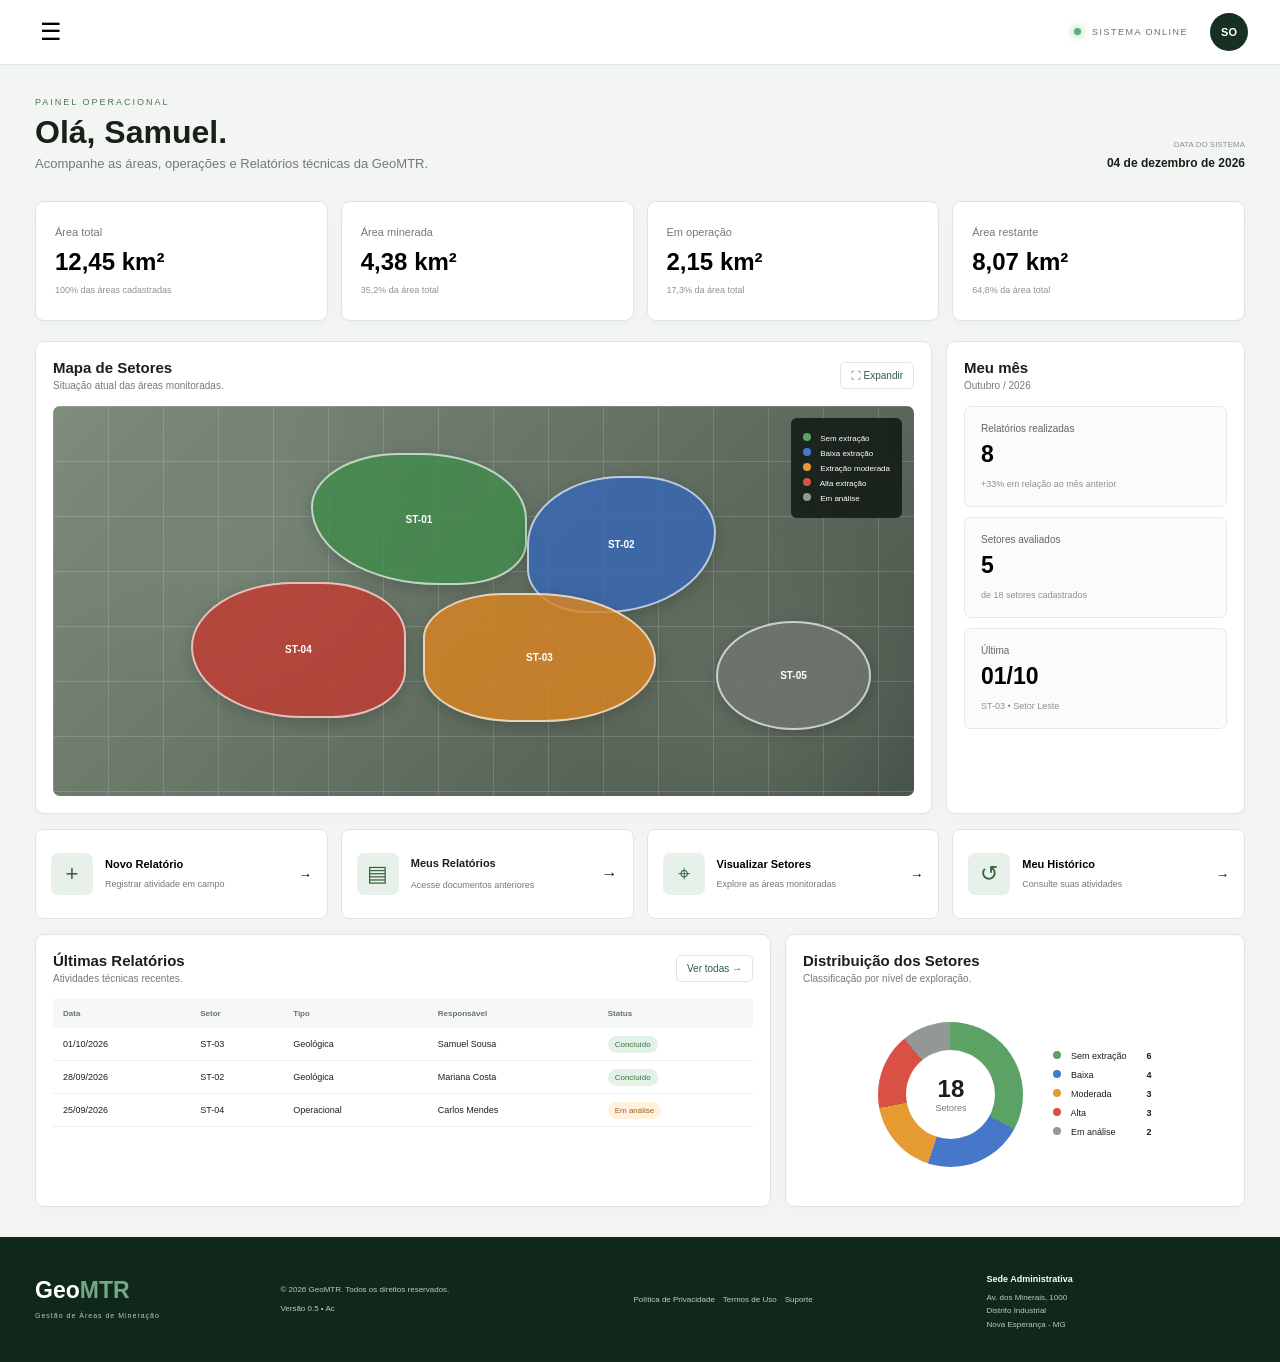
<file: GeoMTR/dashboard.html>
<!doctype html>
<html lang="pt-BR">
  <head>
    <meta charset="UTF-8" />
    <meta name="viewport" content="width=device-width, initial-scale=1.0" />

    <title>GeoMTR | Dashboard</title>

    <link rel="stylesheet" href="dashboard.css" />
  </head>

  <body>
    <!-- =========================
         MENU LATERAL
    ========================== -->

    <aside class="sidebar" id="sidebar">
      <div class="sidebar-logo">
        <span>Geo</span>MTR
        <small>GESTÃO DE ÁREAS DE MINERAÇÃO</small>
      </div>

      <nav>
        <nav>
          <a href="dashboard.html" class="nav-item ativo">
            <span class="icone">🎛️</span>
            Dashboard
          </a>

          <a href="setores.html" class="nav-item">
            <span class="icone">📍</span>
            Setores
          </a>

          <a href="operacoes.html" class="nav-item">
            <span class="icone">⛏️</span>
            Operações gerais
          </a>

          <a href="relatorios.html" class="nav-item">
            <span class="icone">📊</span>
            Meus Relatórios
          </a>
        </nav>
      </nav>

      <div class="suporte-sidebar">
        <strong>Suporte</strong>

        <p>Precisa de ajuda?</p>

        <button onclick="abrirSuporte()">Contatar administrador</button>
      </div>
    </aside>

    <!-- Fundo escuro mobile -->

    <div
      class="sidebar-overlay"
      id="sidebarOverlay"
      onclick="toggleSidebar()"
    ></div>

    <!--  CONTEÚDO -->

    <main class="conteudo">
      <!-- TOPO -->

      <header class="topbar">
        <button
          class="menu-btn"
          onclick="toggleSidebar()"
          aria-label="Abrir menu"
        >
          ☰
        </button>

        <div class="topbar-direita">
          <div class="status">
            <span></span>
            SISTEMA ONLINE
          </div>

          <button class="perfil-btn" onclick="togglePerfil()">
            <div class="avatar">SO</div>
          </button>

          <!-- MENU FLUTUANTE DO PERFIL -->

          <div class="perfil-menu" id="perfilMenu">
            <div class="perfil-cabecalho">
              <div class="avatar grande">SO</div>

              <div>
                <strong>Samuel</strong>
                <span>Geólogo</span>
              </div>
            </div>

            <hr />

            <button>Meu perfil</button>
            <button>Documentos</button>
            <button>Meus relatórios</button>
            <button>Histórico de Relatórios</button>

            <hr />

            <button class="sair" onclick="sairSistema()">↪ Sair</button>
          </div>
        </div>
      </header>

      <!-- =========================
             APRESENTAÇÃO
        ========================== -->

      <section class="boas-vindas">
        <div>
          <p class="mini-titulo">PAINEL OPERACIONAL</p>

          <h1>Olá, Samuel.</h1>

          <p>Acompanhe as áreas, operações e Relatórios técnicas da GeoMTR.</p>
        </div>

        <div class="data-atual">
          <small>DATA DO SISTEMA</small>
          <strong id="dataAtual"></strong>
        </div>
      </section>

      <!-- =========================
             CARDS PRINCIPAIS
        ========================== -->

      <section class="cards">
        <button
          class="card"
          onclick="
            abrirModal(
              'Área Total',
              'A GeoMTR possui atualmente 12,45 km² de áreas cadastradas para pesquisa e exploração mineral.',
            )
          "
        >
          <span class="card-titulo"> Área total </span>

          <strong> 12,45 km² </strong>

          <small> 100% das áreas cadastradas </small>
        </button>

        <button
          class="card"
          onclick="
            abrirModal(
              'Área Minerada',
              'Até o momento, 4,38 km² das áreas cadastradas já passaram por atividades de exploração.',
            )
          "
        >
          <span class="card-titulo"> Área minerada </span>

          <strong> 4,38 km² </strong>

          <small> 35,2% da área total </small>
        </button>

        <button
          class="card"
          onclick="
            abrirModal(
              'Em Operação',
              'Atualmente existem setores com operações de pesquisa ou exploração em andamento.',
            )
          "
        >
          <span class="card-titulo"> Em operação </span>

          <strong> 2,15 km² </strong>

          <small> 17,3% da área total </small>
        </button>

        <button
          class="card"
          onclick="
            abrirModal(
              'Área Restante',
              'A GeoMTR possui 8,07 km² que ainda não foram classificados como área minerada.',
            )
          "
        >
          <span class="card-titulo"> Área restante </span>

          <strong> 8,07 km² </strong>

          <small> 64,8% da área total </small>
        </button>
      </section>

      <!-- =========================
             MAPA + RESUMO
        ========================== -->

      <section class="grid-principal">
        <!-- MAPA -->

        <article class="painel mapa-painel" id="mapaPainel">
          <div class="painel-header">
            <div>
              <h2>Mapa de Setores</h2>

              <p>Situação atual das áreas monitoradas.</p>
            </div>

            <button class="botao-secundario" onclick="expandirMapa()">
              ⛶ Expandir
            </button>
          </div>

          <div class="mapa">
            <div class="grade-mapa"></div>

            <!-- SETORES -->

            <button
              class="setor setor-verde setor-1"
              onclick="
                abrirSetor(
                  'ST-01',
                  'Setor Norte',
                  'Sem extração',
                  '0%',
                  '850 m²',
                  'Mariana Costa',
                )
              "
            >
              ST-01
            </button>

            <button
              class="setor setor-azul setor-2"
              onclick="
                abrirSetor(
                  'ST-02',
                  'Setor Nordeste',
                  'Baixa extração',
                  '24%',
                  '720 m²',
                  'Samuel Oliveira',
                )
              "
            >
              ST-02
            </button>

            <button
              class="setor setor-laranja setor-3"
              onclick="
                abrirSetor(
                  'ST-03',
                  'Setor Leste',
                  'Extração moderada',
                  '56%',
                  '910 m²',
                  'Samuel Oliveira',
                )
              "
            >
              ST-03
            </button>

            <button
              class="setor setor-vermelho setor-4"
              onclick="
                abrirSetor(
                  'ST-04',
                  'Setor Oeste',
                  'Alta extração',
                  '82%',
                  '840 m²',
                  'Carlos Mendes',
                )
              "
            >
              ST-04
            </button>

            <button
              class="setor setor-cinza setor-5"
              onclick="
                abrirSetor(
                  'ST-05',
                  'Setor Sul',
                  'Em análise',
                  '—',
                  '630 m²',
                  'Fernanda Lima',
                )
              "
            >
              ST-05
            </button>

            <!-- LEGENDA -->

            <div class="legenda">
              <div>
                <span class="verde"></span>
                Sem extração
              </div>

              <div>
                <span class="azul"></span>
                Baixa extração
              </div>

              <div>
                <span class="laranja"></span>
                Extração moderada
              </div>

              <div>
                <span class="vermelho"></span>
                Alta extração
              </div>

              <div>
                <span class="cinza"></span>
                Em análise
              </div>
            </div>
          </div>
        </article>

        <!-- RESUMO DO USUÁRIO -->

        <aside class="painel resumo">
          <div class="painel-header">
            <div>
              <h2>Meu mês</h2>

              <p>Outubro / 2026</p>
            </div>
          </div>

          <button
            class="resumo-item"
            onclick="
              abrirModal(
                'Minhas Relatórios',
                'Você realizou 8 Relatórios técnicas durante o mês de outubro.',
              )
            "
          >
            <span>Relatórios realizadas</span>
            <strong>8</strong>
            <small>+33% em relação ao mês anterior</small>
          </button>

          <button
            class="resumo-item"
            onclick="
              abrirModal(
                'Setores avaliados',
                'Você realizou Relatórios em 5 setores diferentes neste mês.',
              )
            "
          >
            <span>Setores avaliados</span>
            <strong>5</strong>
            <small>de 18 setores cadastrados</small>
          </button>

          <button
            class="resumo-item"
            onclick="
              abrirSetor(
                'ST-03',
                'Setor Leste',
                'Extração moderada',
                '56%',
                '910 m²',
                'Samuel Oliveira',
              )
            "
          >
            <span>Última </span>
            <strong>01/10</strong>
            <small>ST-03 • Setor Leste</small>
          </button>
        </aside>
      </section>

      <!-- =========================
             AÇÕES RÁPIDAS
        ========================== -->

      <section class="acoes">
        <button class="acao destaque" onclick="novaAvaliacao()">
          <span class="acao-icone">+</span>

          <div>
            <strong>Novo Relatório</strong>
            <small>Registrar atividade em campo</small>
          </div>

          <span>→</span>
        </button>

        <a href="relatorios.html" class="acao">
          <span class="acao-icone">▤</span>

          <div>
            <strong>Meus Relatórios</strong>
            <small>Acesse documentos anteriores</small>
          </div>

          <span>→</span>
        </a>

        <button class="acao" onclick="expandirMapa()">
          <span class="acao-icone">⌖</span>

          <div>
            <strong>Visualizar Setores</strong>
            <small>Explore as áreas monitoradas</small>
          </div>

          <span>→</span>
        </button>

        <button
          class="acao"
          onclick="
            abrirModal(
              'Histórico',
              'Aqui será apresentado o histórico de Relatórios, operações e coletas realizadas pelo usuário.',
            )
          "
        >
          <span class="acao-icone">↺</span>

          <div>
            <strong>Meu Histórico</strong>
            <small>Consulte suas atividades</small>
          </div>

          <span>→</span>
        </button>
      </section>

      <!-- =========================
             PARTE INFERIOR
        ========================== -->

      <section class="grid-inferior">
        <article class="painel">
          <div class="painel-header">
            <div>
              <h2>Últimas Relatórios</h2>
              <p>Atividades técnicas recentes.</p>
            </div>

            <button class="link-btn">Ver todas →</button>
          </div>

          <div class="tabela-container">
            <table>
              <thead>
                <tr>
                  <th>Data</th>
                  <th>Setor</th>
                  <th>Tipo</th>
                  <th>Responsável</th>
                  <th>Status</th>
                </tr>
              </thead>

              <tbody>
                <tr>
                  <td>01/10/2026</td>
                  <td>ST-03</td>
                  <td>Geológica</td>
                  <td>Samuel Sousa</td>
                  <td>
                    <span class="tag concluido"> Concluído </span>
                  </td>
                </tr>

                <tr>
                  <td>28/09/2026</td>
                  <td>ST-02</td>
                  <td>Geológica</td>
                  <td>Mariana Costa</td>
                  <td>
                    <span class="tag concluido"> Concluído </span>
                  </td>
                </tr>

                <tr>
                  <td>25/09/2026</td>
                  <td>ST-04</td>
                  <td>Operacional</td>
                  <td>Carlos Mendes</td>
                  <td>
                    <span class="tag analise"> Em análise </span>
                  </td>
                </tr>
              </tbody>
            </table>
          </div>
        </article>

        <!-- DISTRIBUIÇÃO -->

        <article class="painel distribuicao">
          <div class="painel-header">
            <div>
              <h2>Distribuição dos Setores</h2>
              <p>Classificação por nível de exploração.</p>
            </div>
          </div>

          <div class="grafico-area">
            <div class="grafico">
              <div class="grafico-centro">
                <strong>18</strong>
                <span>Setores</span>
              </div>
            </div>

            <div class="grafico-legenda">
              <p>
                <span class="verde"></span>
                Sem extração
                <strong>6</strong>
              </p>

              <p>
                <span class="azul"></span>
                Baixa
                <strong>4</strong>
              </p>

              <p>
                <span class="laranja"></span>
                Moderada
                <strong>3</strong>
              </p>

              <p>
                <span class="vermelho"></span>
                Alta
                <strong>3</strong>
              </p>

              <p>
                <span class="cinza"></span>
                Em análise
                <strong>2</strong>
              </p>
            </div>
          </div>
        </article>
      </section>

      <!-- =========================
             FOOTER
        ========================== -->

      <footer>
        <div class="footer-logo">
          <strong> Geo<span>MTR</span> </strong>

          <small> Gestão de Áreas de Mineração </small>
        </div>

        <div>
          <p>© 2026 GeoMTR. Todos os direitos reservados.</p>

          <small> Versão 0.5 • Ac </small>
        </div>

        <div class="footer-links">
          <button>Política de Privacidade</button>
          <button>Termos de Uso</button>
          <button>Suporte</button>
        </div>

        <div class="endereco">
          <strong>Sede Administrativa</strong>

          <p>
            Av. dos Minerais, 1000<br />
            Distrito Industrial<br />
            Nova Esperança - MG
          </p>
        </div>
      </footer>
    </main>

    <!-- =========================
         MODAL
    ========================== -->

    <div
      class="modal-overlay"
      id="modalOverlay"
      onclick="fecharModalFundo(event)"
    >
      <div class="modal">
        <button class="modal-fechar" onclick="fecharModal()">×</button>

        <p class="mini-titulo">GEOMTR</p>

        <h2 id="modalTitulo">Informações</h2>

        <div id="modalConteudo"></div>
      </div>
    </div>

    <script src="dashboard.js"></script>
  </body>
</html>
</file>
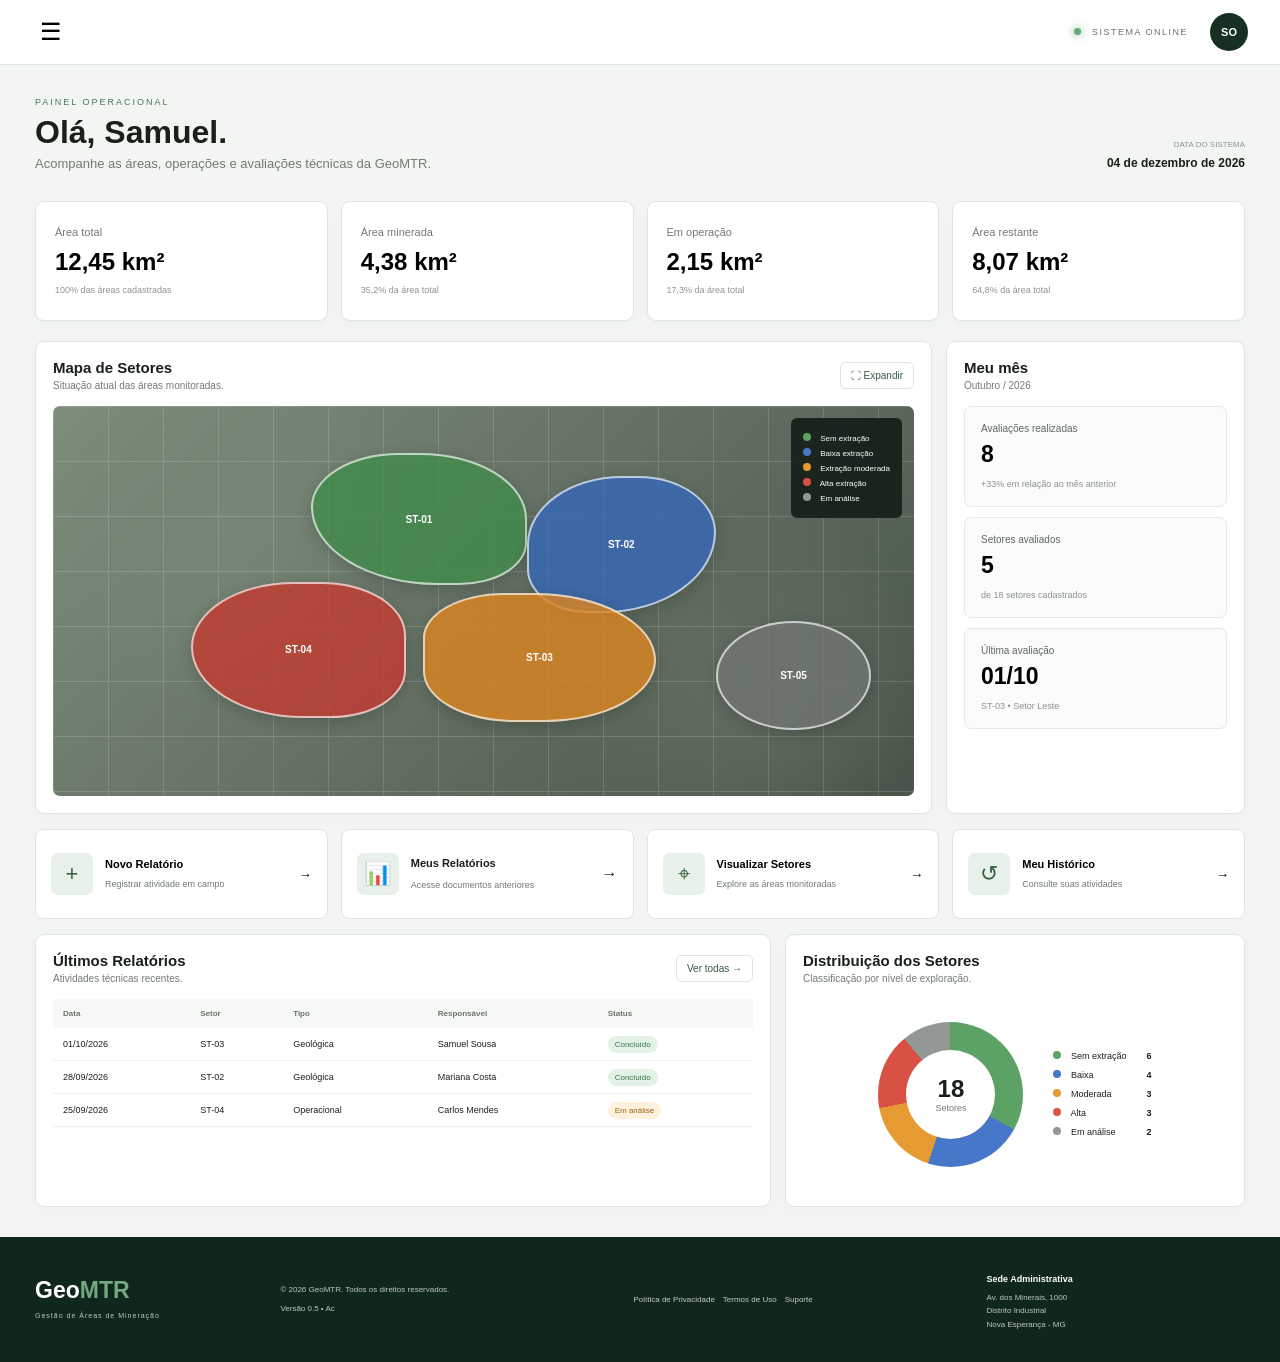
<file: GeoMTR/dashboard_adm.html>
<!doctype html>
<html lang="pt-BR">
  <head>
    <meta charset="UTF-8" />
    <meta name="viewport" content="width=device-width, initial-scale=1.0" />

    <title>GeoMTR | Dashboard</title>

    <link rel="stylesheet" href="dashboard.css" />
  </head>

  <body>
    <!-- Menu lateral -->

    <aside class="sidebar" id="sidebar">
      <div class="sidebar-logo">
        <span>Geo</span>MTR
        <small>GESTÃO DE ÁREAS DE MINERAÇÃO</small>
      </div>

      <nav>
        <nav>
          <a href="dashboard_adm.html" class="nav-item ativo">
            <span class="icone">🎛️</span>
            Dashboard
          </a>

          <a href="setores.html" class="nav-item">
            <span class="icone">📍</span>
            Setores
          </a>

          <a href="operacoes.html" class="nav-item">
            <span class="icone">⛏️</span>
            Operações gerais
          </a>

          <a href="relatorios-gerais.html" class="nav-item">
            <span class="icone">📊</span>
            Relatórios gerais
          </a>

          <a href="funcionarios.html" class="nav-item admin-item">
            <span class="icone">👤</span>
            Funcionários
          </a>
        </nav>
      </nav>

      <div class="suporte-sidebar">
        <strong>Suporte</strong>

        <p>Precisa de ajuda?</p>

        <button onclick="abrirSuporte()">Contatar administrador</button>
      </div>
    </aside>

    <!-- Fundo mobile -->

    <div
      class="sidebar-overlay"
      id="sidebarOverlay"
      onclick="toggleSidebar()"
    ></div>

    <!--  CONTEÚDO -->

    <main class="conteudo">
      <!-- top bar -->

      <header class="topbar">
        <button
          class="menu-btn"
          onclick="toggleSidebar()"
          aria-label="Abrir menu"
        >
          ☰
        </button>

        <div class="topbar-direita">
          <div class="status">
            <span></span>
            SISTEMA ONLINE
          </div>

          <button class="perfil-btn" onclick="togglePerfil()">
            <div class="avatar">SO</div>
          </button>

          <!-- MENU FLUTUANTE DO PERFIL -->

          <div class="perfil-menu" id="perfilMenu">
            <div class="perfil-cabecalho">
              <div class="avatar grande">SO</div>

              <div>
                <strong>Samuel</strong>
                <span>Ti</span>
              </div>
            </div>

            <hr />

            <button>Meu perfil</button>
            <button>Documentos</button>
            <button>Meus relatórios</button>
            <button>Histórico de avaliações</button>

            <hr />

            <button class="sair" onclick="sairSistema()">↪ Sair</button>
          </div>
        </div>
      </header>

      <!-- =========================
             APRESENTAÇÃO
        ========================== -->

      <section class="boas-vindas">
        <div>
          <p class="mini-titulo">PAINEL OPERACIONAL</p>

          <h1>Olá, Samuel.</h1>

          <p>Acompanhe as áreas, operações e avaliações técnicas da GeoMTR.</p>
        </div>

        <div class="data-atual">
          <small>DATA DO SISTEMA</small>
          <strong id="dataAtual"></strong>
        </div>
      </section>

      <!-- =========================
             CARDS PRINCIPAIS
        ========================== -->

      <section class="cards">
        <button
          class="card"
          onclick="
            abrirModal(
              'Área Total',
              'A GeoMTR possui atualmente 12,45 km² de áreas cadastradas para pesquisa e exploração mineral.',
            )
          "
        >
          <span class="card-titulo"> Área total </span>

          <strong> 12,45 km² </strong>

          <small> 100% das áreas cadastradas </small>
        </button>

        <button
          class="card"
          onclick="
            abrirModal(
              'Área Minerada',
              'Até o momento, 4,38 km² das áreas cadastradas já passaram por atividades de exploração.',
            )
          "
        >
          <span class="card-titulo"> Área minerada </span>

          <strong> 4,38 km² </strong>

          <small> 35,2% da área total </small>
        </button>

        <button
          class="card"
          onclick="
            abrirModal(
              'Em Operação',
              'Atualmente existem setores com operações de pesquisa ou exploração em andamento.',
            )
          "
        >
          <span class="card-titulo"> Em operação </span>

          <strong> 2,15 km² </strong>

          <small> 17,3% da área total </small>
        </button>

        <button
          class="card"
          onclick="
            abrirModal(
              'Área Restante',
              'A GeoMTR possui 8,07 km² que ainda não foram classificados como área minerada.',
            )
          "
        >
          <span class="card-titulo"> Área restante </span>

          <strong> 8,07 km² </strong>

          <small> 64,8% da área total </small>
        </button>
      </section>

      <!-- =========================
             MAPA + RESUMO
        ========================== -->

      <section class="grid-principal">
        <!-- MAPA -->

        <article class="painel mapa-painel" id="mapaPainel">
          <div class="painel-header">
            <div>
              <h2>Mapa de Setores</h2>

              <p>Situação atual das áreas monitoradas.</p>
            </div>

            <button class="botao-secundario" onclick="expandirMapa()">
              ⛶ Expandir
            </button>
          </div>

          <div class="mapa">
            <div class="grade-mapa"></div>

            <!-- SETORES -->

            <button
              class="setor setor-verde setor-1"
              onclick="
                abrirSetor(
                  'ST-01',
                  'Setor Norte',
                  'Sem extração',
                  '0%',
                  '850 m²',
                  'Mariana Costa',
                )
              "
            >
              ST-01
            </button>

            <button
              class="setor setor-azul setor-2"
              onclick="
                abrirSetor(
                  'ST-02',
                  'Setor Nordeste',
                  'Baixa extração',
                  '24%',
                  '720 m²',
                  'Samuel Oliveira',
                )
              "
            >
              ST-02
            </button>

            <button
              class="setor setor-laranja setor-3"
              onclick="
                abrirSetor(
                  'ST-03',
                  'Setor Leste',
                  'Extração moderada',
                  '56%',
                  '910 m²',
                  'Samuel Oliveira',
                )
              "
            >
              ST-03
            </button>

            <button
              class="setor setor-vermelho setor-4"
              onclick="
                abrirSetor(
                  'ST-04',
                  'Setor Oeste',
                  'Alta extração',
                  '82%',
                  '840 m²',
                  'Carlos Mendes',
                )
              "
            >
              ST-04
            </button>

            <button
              class="setor setor-cinza setor-5"
              onclick="
                abrirSetor(
                  'ST-05',
                  'Setor Sul',
                  'Em análise',
                  '—',
                  '630 m²',
                  'Fernanda Lima',
                )
              "
            >
              ST-05
            </button>

            <!-- LEGENDA -->

            <div class="legenda">
              <div>
                <span class="verde"></span>
                Sem extração
              </div>

              <div>
                <span class="azul"></span>
                Baixa extração
              </div>

              <div>
                <span class="laranja"></span>
                Extração moderada
              </div>

              <div>
                <span class="vermelho"></span>
                Alta extração
              </div>

              <div>
                <span class="cinza"></span>
                Em análise
              </div>
            </div>
          </div>
        </article>

        <!-- RESUMO DO USUÁRIO -->

        <aside class="painel resumo">
          <div class="painel-header">
            <div>
              <h2>Meu mês</h2>

              <p>Outubro / 2026</p>
            </div>
          </div>

          <button
            class="resumo-item"
            onclick="
              abrirModal(
                'Minhas avaliações',
                'Você realizou 8 avaliações técnicas durante o mês de outubro.',
              )
            "
          >
            <span>Avaliações realizadas</span>
            <strong>8</strong>
            <small>+33% em relação ao mês anterior</small>
          </button>

          <button
            class="resumo-item"
            onclick="
              abrirModal(
                'Setores avaliados',
                'Você realizou avaliações em 5 setores diferentes neste mês.',
              )
            "
          >
            <span>Setores avaliados</span>
            <strong>5</strong>
            <small>de 18 setores cadastrados</small>
          </button>

          <button
            class="resumo-item"
            onclick="
              abrirSetor(
                'ST-03',
                'Setor Leste',
                'Extração moderada',
                '56%',
                '910 m²',
                'Samuel Oliveira',
              )
            "
          >
            <span>Última avaliação</span>
            <strong>01/10</strong>
            <small>ST-03 • Setor Leste</small>
          </button>
        </aside>
      </section>

      <!-- =========================
             AÇÕES RÁPIDAS
        ========================== -->

      <section class="acoes">
        <button class="acao destaque" onclick="novaAvaliacao()">
          <span class="acao-icone">+</span>

          <div>
            <strong>Novo Relatório</strong>
            <small>Registrar atividade em campo</small>
          </div>

          <span>→</span>
        </button>

        <a href="relatorios-gerais.html" class="acao">
          <span class="acao-icone">📊</span>

          <div>
            <strong>Meus Relatórios</strong>
            <small>Acesse documentos anteriores</small>
          </div>

          <span>→</span>
        </a>

        <button class="acao" onclick="expandirMapa()">
          <span class="acao-icone">⌖</span>

          <div>
            <strong>Visualizar Setores</strong>
            <small>Explore as áreas monitoradas</small>
          </div>

          <span>→</span>
        </button>

        <button
          class="acao"
          onclick="
            abrirModal(
              'Histórico',
              'Aqui será apresentado o histórico de avaliações, operações e coletas realizadas pelo usuário.',
            )
          "
        >
          <span class="acao-icone">↺</span>

          <div>
            <strong>Meu Histórico</strong>
            <small>Consulte suas atividades</small>
          </div>

          <span>→</span>
        </button>
      </section>

      <!-- =========================
             PARTE INFERIOR
        ========================== -->

      <section class="grid-inferior">
        <article class="painel">
          <div class="painel-header">
            <div>
              <h2>Últimos Relatórios</h2>
              <p>Atividades técnicas recentes.</p>
            </div>

            <button class="link-btn">Ver todas →</button>
          </div>

          <div class="tabela-container">
            <table>
              <thead>
                <tr>
                  <th>Data</th>
                  <th>Setor</th>
                  <th>Tipo</th>
                  <th>Responsável</th>
                  <th>Status</th>
                </tr>
              </thead>

              <tbody>
                <tr>
                  <td>01/10/2026</td>
                  <td>ST-03</td>
                  <td>Geológica</td>
                  <td>Samuel Sousa</td>
                  <td>
                    <span class="tag concluido"> Concluído </span>
                  </td>
                </tr>

                <tr>
                  <td>28/09/2026</td>
                  <td>ST-02</td>
                  <td>Geológica</td>
                  <td>Mariana Costa</td>
                  <td>
                    <span class="tag concluido"> Concluído </span>
                  </td>
                </tr>

                <tr>
                  <td>25/09/2026</td>
                  <td>ST-04</td>
                  <td>Operacional</td>
                  <td>Carlos Mendes</td>
                  <td>
                    <span class="tag analise"> Em análise </span>
                  </td>
                </tr>
              </tbody>
            </table>
          </div>
        </article>

        <!-- DISTRIBUIÇÃO -->

        <article class="painel distribuicao">
          <div class="painel-header">
            <div>
              <h2>Distribuição dos Setores</h2>
              <p>Classificação por nível de exploração.</p>
            </div>
          </div>

          <div class="grafico-area">
            <div class="grafico">
              <div class="grafico-centro">
                <strong>18</strong>
                <span>Setores</span>
              </div>
            </div>

            <div class="grafico-legenda">
              <p>
                <span class="verde"></span>
                Sem extração
                <strong>6</strong>
              </p>

              <p>
                <span class="azul"></span>
                Baixa
                <strong>4</strong>
              </p>

              <p>
                <span class="laranja"></span>
                Moderada
                <strong>3</strong>
              </p>

              <p>
                <span class="vermelho"></span>
                Alta
                <strong>3</strong>
              </p>

              <p>
                <span class="cinza"></span>
                Em análise
                <strong>2</strong>
              </p>
            </div>
          </div>
        </article>
      </section>

      <!-- =========================
             FOOTER
        ========================== -->

      <footer>
        <div class="footer-logo">
          <strong> Geo<span>MTR</span> </strong>

          <small> Gestão de Áreas de Mineração </small>
        </div>

        <div>
          <p>© 2026 GeoMTR. Todos os direitos reservados.</p>

          <small> Versão 0.5 • Ac </small>
        </div>

        <div class="footer-links">
          <button>Política de Privacidade</button>
          <button>Termos de Uso</button>
          <button>Suporte</button>
        </div>

        <div class="endereco">
          <strong>Sede Administrativa</strong>

          <p>
            Av. dos Minerais, 1000<br />
            Distrito Industrial<br />
            Nova Esperança - MG
          </p>
        </div>
      </footer>
    </main>

    <!-- =========================
         MODAL
    ========================== -->

    <div
      class="modal-overlay"
      id="modalOverlay"
      onclick="fecharModalFundo(event)"
    >
      <div class="modal">
        <button class="modal-fechar" onclick="fecharModal()">×</button>

        <p class="mini-titulo">GEOMTR</p>

        <h2 id="modalTitulo">Informações</h2>

        <div id="modalConteudo"></div>
      </div>
    </div>

    <script src="dashboard.js"></script>
  </body>
</html>
</file>
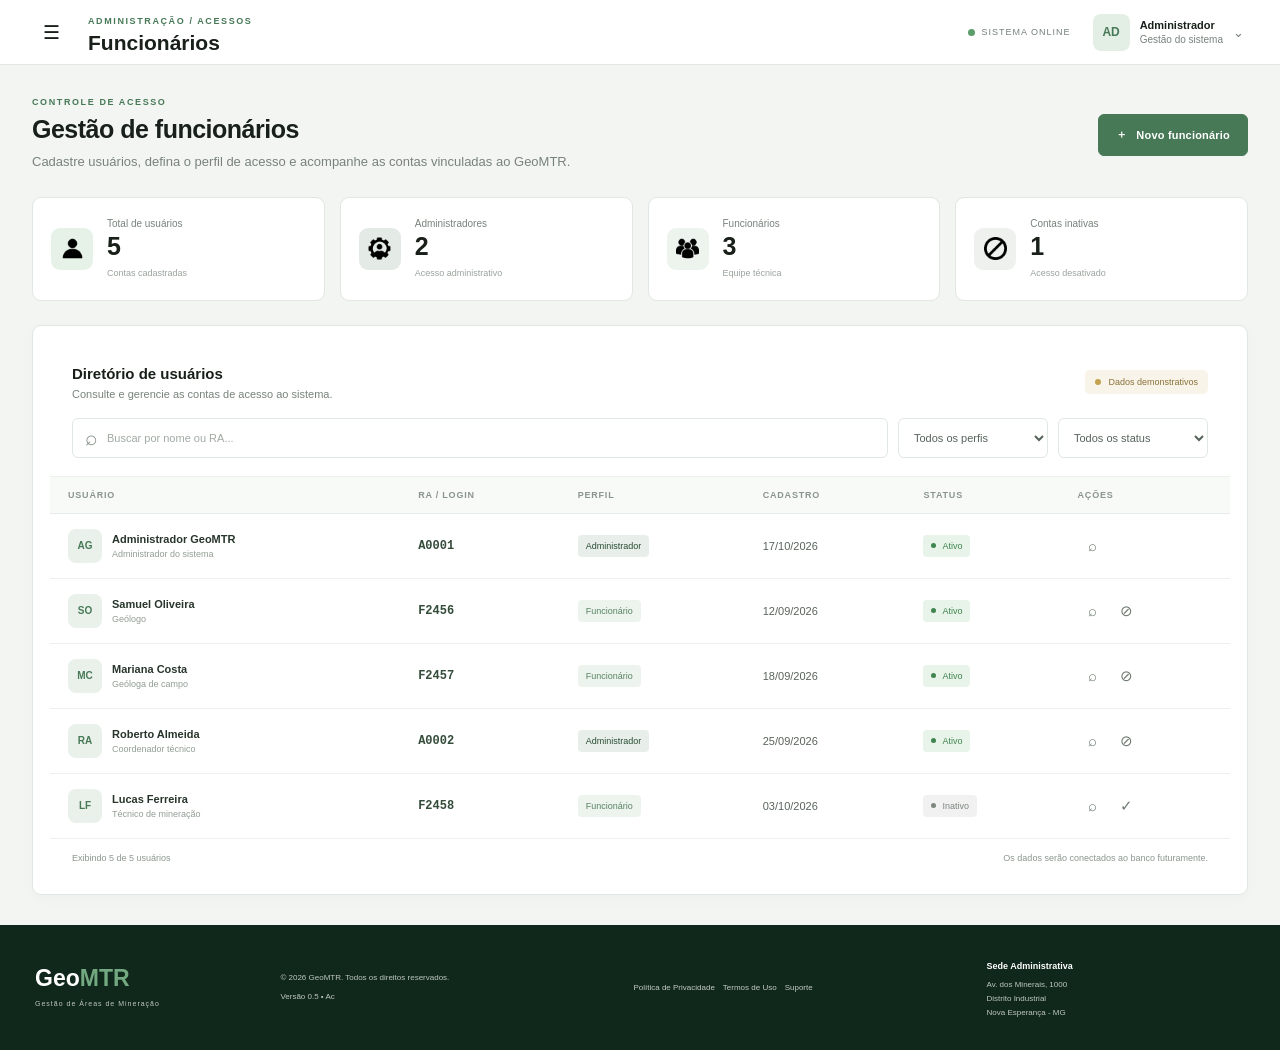
<file: GeoMTR/funcionarios.html>
<!doctype html>
<html lang="pt-BR">
  <head>
    <meta charset="UTF-8" />
    <meta name="viewport" content="width=device-width, initial-scale=1.0" />
    <title>GeoMTR | Funcionários</title>
    <link rel="stylesheet" href="dashboard.css" />
    <link rel="stylesheet" href="funcionarios.css" />
  </head>
  <body class="pagina-funcionarios">
    <!-- Mantém a estrutura visual compartilhada dos dashboards GeoMTR -->
    <aside class="sidebar" id="sidebar">
      <div class="sidebar-logo">
        Geo<span>MTR</span>
        <small>GESTÃO DE ÁREAS DE MINERAÇÃO</small>
      </div>

      <nav class="sidebar-nav">
        <a class="nav-item" href="./dashboard_adm.html">
          <span class="icone">🎛️</span><span>Dashboard</span>
        </a>
        <a class="nav-item" href="./setores.html">
          <span class="icone">📍</span><span>Setores</span>
        </a>
        <a class="nav-item" href="./operacoes.html">
          <span class="icone">⛏️</span><span>Operações gerais</span>
        </a>
        <a class="nav-item" href="./relatorios-gerais.html">
          <span class="icone">📊</span><span>Relatórios gerais</span>
        </a>
        <a
          class="nav-item ativo"
          href="./funcionarios.html"
          aria-current="page"
        >
          <span class="icone">👤</span><span>Funcionários</span>
        </a>
      </nav>

      <div class="sidebar-rodape">
        <div class="suporte-sidebar">
          <strong>Suporte</strong>

          <p>Precisa de ajuda?</p>

          <button type="button" onclick="abrirSuporte()">
            Contatar administrador
          </button>
        </div>
      </div>
    </aside>

    <div
      class="sidebar-overlay"
      id="sidebarOverlay"
      onclick="toggleSidebar()"
    ></div>

    <main class="conteudo">
      <header class="topbar">
        <div class="topbar-esquerda">
          <button
            class="menu-btn"
            type="button"
            onclick="toggleSidebar()"
            aria-label="Abrir menu"
          >
            ☰
          </button>
          <div>
            <span class="breadcrumb">ADMINISTRAÇÃO / ACESSOS</span>
            <h1>Funcionários</h1>
          </div>
        </div>

        <div class="topbar-direita">
          <span class="sistema-status"
            ><span class="status-bolinha"></span> SISTEMA ONLINE</span
          >
          <div class="perfil-wrapper">
            <button
              class="perfil-btn"
              type="button"
              onclick="togglePerfil()"
              aria-expanded="false"
            >
              <span class="perfil-avatar">AD</span>
              <span class="perfil-texto"
                ><strong>Administrador</strong
                ><small>Gestão do sistema</small></span
              >
              <span class="perfil-seta">⌄</span>
            </button>
            <div class="perfil-menu" id="perfilMenu">
              <a href="./dashboard_adm.html">Dashboard</a>
              <button type="button" onclick="sairSistema()">
                Sair do sistema
              </button>
            </div>
          </div>
        </div>
      </header>

      <section class="funcionarios-intro">
        <div>
          <p class="eyebrow">CONTROLE DE ACESSO</p>
          <h2>Gestão de funcionários</h2>
          <p class="intro-texto">
            Cadastre usuários, defina o perfil de acesso e acompanhe as contas
            vinculadas ao GeoMTR.
          </p>
        </div>
        <button class="botao-principal" type="button" id="abrirCadastro">
          <span aria-hidden="true">＋</span> Novo funcionário
        </button>
      </section>

      <section class="func-stats" aria-label="Resumo de usuários">
        <article class="func-stat-card">
          <div class="stat-icone verde">
            <img
              src="./simg/tusr.png"
              alt="Descrição do ícone"
              width="23"
              height="23"
            />
          </div>
          <div>
            <span>Total de usuários</span><strong id="totalUsuarios">0</strong
            ><small>Contas cadastradas</small>
          </div>
        </article>
        <article class="func-stat-card">
          <div class="stat-icone escuro">
            <img
              src="./simg/administrador.png"
              alt="administração"
              width="23"
              height="23"
            />
          </div>
          <div>
            <span>Administradores</span><strong id="totalAdmins">0</strong
            ><small>Acesso administrativo</small>
          </div>
        </article>
        <article class="func-stat-card">
          <div class="stat-icone claro">
            <img
              src="./simg/pessoas.png"
              alt="funcionário"
              width="23"
              height="23"
            />
          </div>
          <div>
            <span>Funcionários</span><strong id="totalFuncionarios">0</strong
            ><small>Equipe técnica</small>
          </div>
        </article>
        <article class="func-stat-card">
          <div class="stat-icone cinza">
            <img
              src="./simg/cancelar.png"
              alt="conta inativa"
              width="23"
              height="23"
            />
          </div>
          <div>
            <span>Contas inativas</span><strong id="totalInativos">0</strong
            ><small>Acesso desativado</small>
          </div>
        </article>
      </section>

      <section class="func-lista painel">
        <div class="func-lista-cabecalho">
          <div>
            <h3>Diretório de usuários</h3>
            <p>Consulte e gerencie as contas de acesso ao sistema.</p>
          </div>
          <span class="demo-aviso"><span></span> Dados demonstrativos</span>
        </div>

        <div class="func-filtros">
          <label class="func-busca">
            <span aria-hidden="true">⌕</span>
            <input
              id="buscaFuncionario"
              type="search"
              placeholder="Buscar por nome ou RA..."
              autocomplete="off"
            />
          </label>
          <select id="filtroPerfil" aria-label="Filtrar por perfil">
            <option value="todos">Todos os perfis</option>
            <option value="Administrador">Administradores</option>
            <option value="Funcionário">Funcionários</option>
          </select>
          <select id="filtroStatus" aria-label="Filtrar por status">
            <option value="todos">Todos os status</option>
            <option value="Ativo">Ativos</option>
            <option value="Inativo">Inativos</option>
          </select>
        </div>

        <div class="tabela-responsiva">
          <table class="tabela-funcionarios">
            <thead>
              <tr>
                <th>Usuário</th>
                <th>RA / Login</th>
                <th>Perfil</th>
                <th>Cadastro</th>
                <th>Status</th>
                <th class="coluna-acoes">Ações</th>
              </tr>
            </thead>
            <tbody id="listaFuncionarios"></tbody>
          </table>
          <div class="estado-vazio" id="estadoVazio" hidden>
            <span>⌕</span>
            <strong>Nenhum usuário encontrado</strong>
            <p>Tente mudar os filtros ou cadastrar um novo usuário.</p>
          </div>
        </div>
        <div class="func-lista-rodape">
          <span id="contadorResultados">Exibindo 0 usuários</span>
          <span>Os dados serão conectados ao banco futuramente.</span>
        </div>
      </section>

      <footer>
        <div class="footer-logo">
          <strong>Geo<span>MTR</span></strong>
          <small>Gestão de Áreas de Mineração</small>
        </div>

        <div>
          <p>© 2026 GeoMTR. Todos os direitos reservados.</p>
          <small>Versão 0.5 • Ac</small>
        </div>

        <div class="footer-links">
          <button type="button">Política de Privacidade</button>
          <button type="button">Termos de Uso</button>
          <button type="button" onclick="abrirSuporte()">Suporte</button>
        </div>

        <div class="endereco">
          <strong>Sede Administrativa</strong>
          <p>
            Av. dos Minerais, 1000<br />
            Distrito Industrial<br />
            Nova Esperança - MG
          </p>
        </div>
      </footer>
    </main>

    <div
      class="func-modal-overlay"
      id="modalFuncionario"
      role="dialog"
      aria-modal="true"
      aria-labelledby="modalFuncionarioTitulo"
      hidden
    >
      <section class="func-modal">
        <div class="func-modal-topo">
          <div>
            <p class="eyebrow">GESTÃO DE ACESSO</p>
            <h2 id="modalFuncionarioTitulo">Cadastrar funcionário</h2>
            <p>Preencha os dados para criar uma conta demonstrativa.</p>
          </div>
          <button
            class="func-modal-fechar"
            id="fecharCadastro"
            type="button"
            aria-label="Fechar"
          >
            ×
          </button>
        </div>

        <form id="formFuncionario">
          <div class="campo-form">
            <label for="nomeFuncionario">Nome completo</label>
            <input
              id="nomeFuncionario"
              name="nome"
              type="text"
              placeholder="Ex.: Mariana Costa"
              required
              maxlength="90"
            />
          </div>
          <div class="campo-form">
            <label for="cargoFuncionario">Cargo / função</label>
            <input
              id="cargoFuncionario"
              name="cargo"
              type="text"
              placeholder="Ex.: Geólogo(a)"
              required
              maxlength="70"
            />
          </div>
          <div class="campo-form">
            <label for="perfilFuncionario">Perfil de acesso</label>
            <select id="perfilFuncionario" name="perfil" required>
              <option value="Funcionário">Funcionário / Geólogo</option>
              <option value="Administrador">Administrador</option>
            </select>
            <small
              >Administradores podem acessar relatórios gerais e gerenciar
              usuários.</small
            >
          </div>
          <div class="campo-form">
            <label for="senhaTemporaria">Senha temporária (demonstração)</label>
            <input
              id="senhaTemporaria"
              name="senha"
              type="password"
              placeholder="Crie uma senha temporária"
              minlength="8"
              required
            />
            <small
              >Esta versão não autentica nem armazena senhas. A integração real
              deve usar autenticação segura.</small
            >
          </div>
          <div class="preview-ra" id="previewRA">
            <span>Próximo RA sugerido</span>
            <strong>F0001</strong>
            <small>Será atribuído ao confirmar o cadastro.</small>
          </div>
          <p class="form-erro" id="erroCadastro" role="alert"></p>
          <div class="func-modal-acoes">
            <button
              class="botao-secundario"
              id="cancelarCadastro"
              type="button"
            >
              Cancelar
            </button>
            <button class="botao-principal" type="submit">
              Criar usuário <span>→</span>
            </button>
          </div>
        </form>
      </section>
    </div>

    <div
      class="func-toast"
      id="funcToast"
      role="status"
      aria-live="polite"
    ></div>

    <script src="funcionarios.js"></script>
  </body>
</html>
</file>
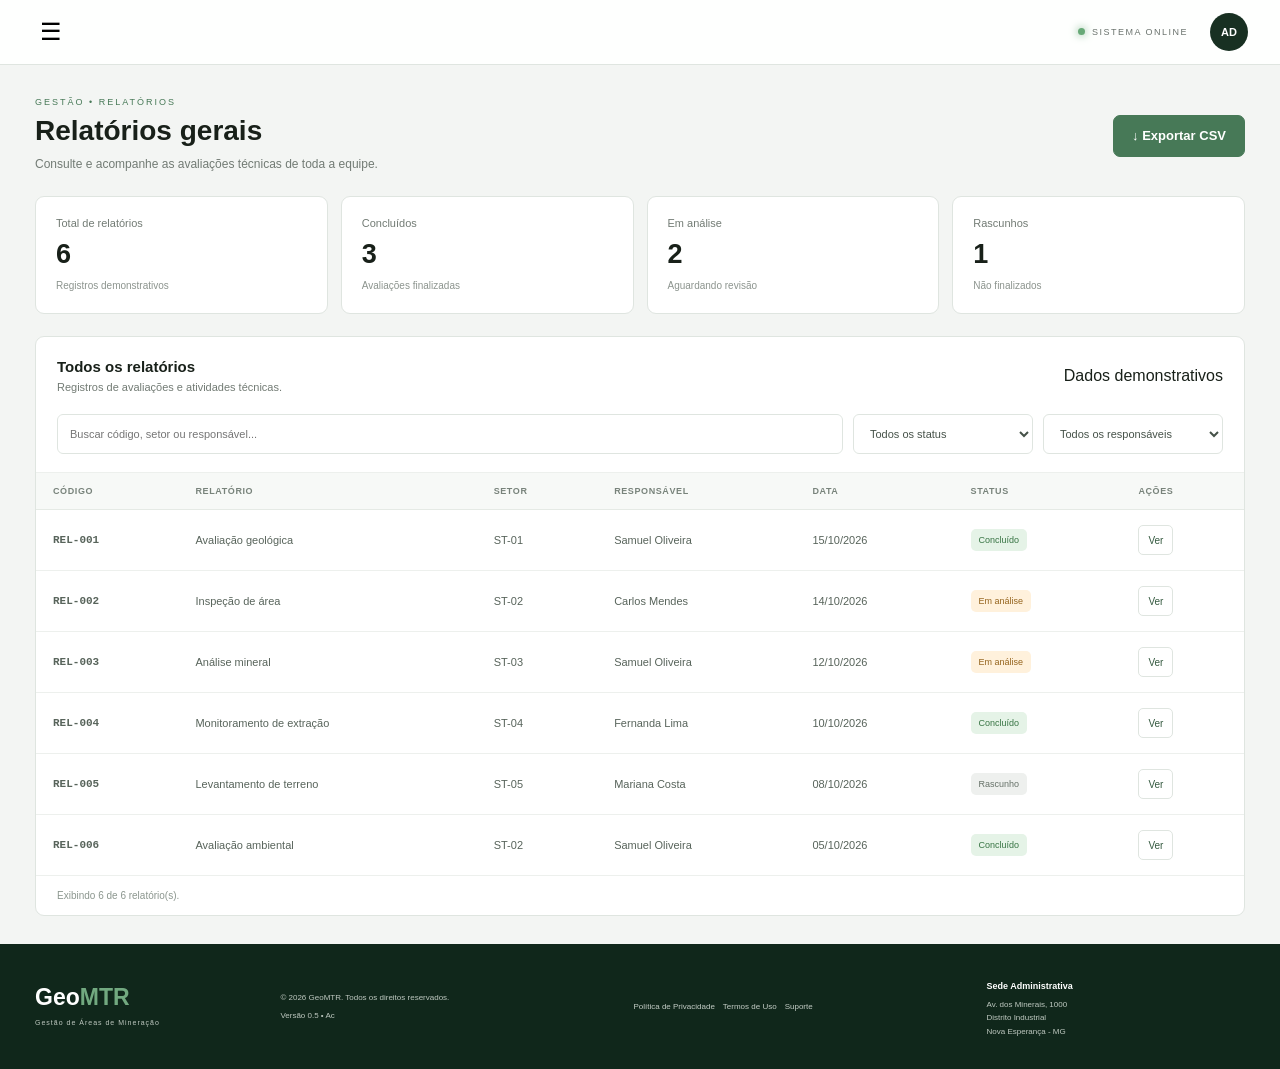
<file: GeoMTR/relatorios-gerais.html>
<!doctype html>
<html lang="pt-BR">
  <head>
    <meta charset="UTF-8" />
    <meta name="viewport" content="width=device-width, initial-scale=1.0" />
    <title>GeoMTR | Relatórios Gerais</title>

    <link rel="stylesheet" href="dashboard.css" />
    <link rel="stylesheet" href="relatorios.css" />
  </head>

  <body class="pagina-relatorios" data-perfil="admin">
    <aside class="sidebar" id="sidebar">
      <div class="sidebar-logo">
        Geo<span>MTR</span>
        <small>GESTÃO DE ÁREAS DE MINERAÇÃO</small>
      </div>

      <nav>
        <a href="dashboard_adm.html" class="nav-item">
          <span class="icone">🎛️</span>
          Dashboard
        </a>

        <a href="setores.html" class="nav-item">
          <span class="icone">📍</span>
          Setores
        </a>

        <a href="operacoes.html" class="nav-item">
          <span class="icone">⛏️</span>
          Operações gerais
        </a>

        <a href="relatorios-gerais.html" class="nav-item ativo">
          <span class="icone">📊</span>
          Relatórios gerais
        </a>

        <a href="funcionarios.html" class="nav-item admin-item">
          <span class="icone">👤</span>
          Funcionários
        </a>
      </nav>

      <div class="suporte-sidebar">
        <strong>Suporte</strong>
        <p>Precisa de ajuda?</p>
        <button type="button" onclick="abrirSuporte()">
          Contatar administrador
        </button>
      </div>
    </aside>

    <div
      class="sidebar-overlay"
      id="sidebarOverlay"
      onclick="toggleSidebar()"
    ></div>

    <main class="conteudo" id="conteudo">
      <header class="topbar">
        <button
          class="menu-btn"
          type="button"
          onclick="toggleSidebar()"
          aria-label="Abrir menu"
        >
          ☰
        </button>

        <div class="topbar-direita">
          <div class="status"><span></span>SISTEMA ONLINE</div>

          <div class="perfil-wrapper">
            <button class="perfil-btn" type="button" onclick="togglePerfil()">
              <span class="avatar">AD</span>
            </button>

            <div class="perfil-menu" id="perfilMenu">
              <strong>Administrador</strong>
              <hr />
              <button type="button" onclick="sairSistema()">
                Sair do sistema
              </button>
            </div>
          </div>
        </div>
      </header>

      <section class="relatorio-intro">
        <div>
          <p class="mini-titulo">GESTÃO • RELATÓRIOS</p>
          <h2>Relatórios gerais</h2>
          <p>Consulte e acompanhe as avaliações técnicas de toda a equipe.</p>
        </div>

        <button
          class="exportar-botao"
          type="button"
          onclick="exportarRelatorios()"
        >
          ↓ Exportar CSV
        </button>
      </section>

      <section class="relatorio-stats">
        <article class="relatorio-stat">
          <span>Total de relatórios</span>
          <strong id="totalRelatorios">6</strong>
          <small>Registros demonstrativos</small>
        </article>

        <article class="relatorio-stat">
          <span>Concluídos</span>
          <strong id="totalConcluidos">3</strong>
          <small>Avaliações finalizadas</small>
        </article>

        <article class="relatorio-stat">
          <span>Em análise</span>
          <strong id="totalAnalise">2</strong>
          <small>Aguardando revisão</small>
        </article>

        <article class="relatorio-stat">
          <span>Rascunhos</span>
          <strong id="totalRascunhos">1</strong>
          <small>Não finalizados</small>
        </article>
      </section>

      <section class="relatorio-painel">
        <div class="relatorio-painel-topo">
          <div>
            <h3>Todos os relatórios</h3>
            <p>Registros de avaliações e atividades técnicas.</p>
          </div>
          <span class="demo-aviso"> <span></span>Dados demonstrativos </span>
        </div>

        <div class="relatorio-filtros">
          <input
            id="buscaRelatorio"
            type="search"
            placeholder="Buscar código, setor ou responsável..."
          />

          <select id="filtroStatus">
            <option value="">Todos os status</option>
            <option value="Concluído">Concluídos</option>
            <option value="Em análise">Em análise</option>
            <option value="Rascunho">Rascunhos</option>
          </select>

          <select id="filtroResponsavel">
            <option value="">Todos os responsáveis</option>
            <option value="Samuel Oliveira">Samuel Oliveira</option>
            <option value="Carlos Mendes">Carlos Mendes</option>
            <option value="Fernanda Lima">Fernanda Lima</option>
            <option value="Mariana Costa">Mariana Costa</option>
          </select>
        </div>

        <div class="relatorio-tabela-wrap">
          <table class="relatorio-tabela">
            <thead>
              <tr>
                <th>Código</th>
                <th>Relatório</th>
                <th>Setor</th>
                <th>Responsável</th>
                <th>Data</th>
                <th>Status</th>
                <th>Ações</th>
              </tr>
            </thead>
            <tbody id="listaRelatorios"></tbody>
          </table>
        </div>

        <div class="relatorio-rodape-tabela" id="contadorRelatorios">
          Exibindo relatórios
        </div>
      </section>

      <footer>
        <div class="footer-logo">
          <strong>Geo<span>MTR</span></strong>
          <small>Gestão de Áreas de Mineração</small>
        </div>
        <div>
          <p>© 2026 GeoMTR. Todos os direitos reservados.</p>
          <small>Versão 0.5 • Ac</small>
        </div>
        <div class="footer-links">
          <button type="button">Política de Privacidade</button>
          <button type="button">Termos de Uso</button>
          <button type="button" onclick="abrirSuporte()">Suporte</button>
        </div>
        <div class="endereco">
          <strong>Sede Administrativa</strong>
          <p>
            Av. dos Minerais, 1000<br />
            Distrito Industrial<br />
            Nova Esperança - MG
          </p>
        </div>
      </footer>
    </main>

    <script src="dashboard.js"></script>
    <script src="relatorios.js"></script>
  </body>
</html>
</file>
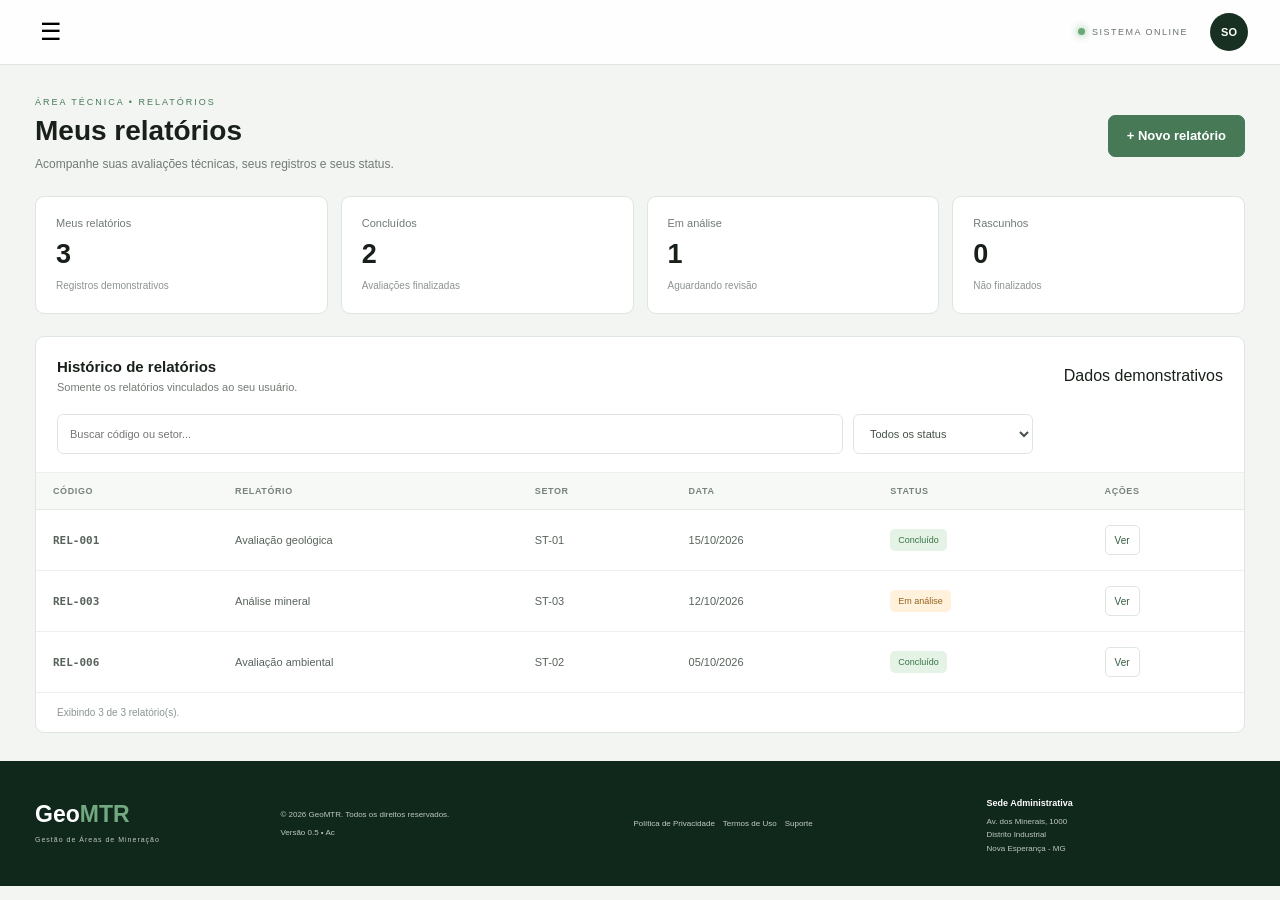
<file: GeoMTR/relatorios.html>
<!doctype html>
<html lang="pt-BR">
  <head>
    <meta charset="UTF-8" />
    <meta name="viewport" content="width=device-width, initial-scale=1.0" />
    <title>GeoMTR | Meus Relatórios</title>

    <link rel="stylesheet" href="dashboard.css" />
    <link rel="stylesheet" href="relatorios.css" />
  </head>

  <body class="pagina-relatorios" data-perfil="funcionario">
    <aside class="sidebar" id="sidebar">
      <div class="sidebar-logo">
        Geo<span>MTR</span>
        <small>GESTÃO DE ÁREAS DE MINERAÇÃO</small>
      </div>

      <nav>
        <a href="dashboard.html" class="nav-item">
          <span class="icone">🎛️</span>
          Dashboard
        </a>

        <a href="setores.html" class="nav-item">
          <span class="icone">📍</span>
          Setores
        </a>

        <a href="operacoes.html" class="nav-item">
          <span class="icone">⛏️</span>
          Operações gerais
        </a>

        <a href="relatorios.html" class="nav-item ativo">
          <span class="icone">📊</span>
          Meus Relatórios
        </a>
      </nav>

      <div class="suporte-sidebar">
        <strong>Suporte</strong>
        <p>Precisa de ajuda?</p>
        <button type="button" onclick="abrirSuporte()">
          Contatar administrador
        </button>
      </div>
    </aside>

    <div
      class="sidebar-overlay"
      id="sidebarOverlay"
      onclick="toggleSidebar()"
    ></div>

    <main class="conteudo" id="conteudo">
      <header class="topbar">
        <button
          class="menu-btn"
          type="button"
          onclick="toggleSidebar()"
          aria-label="Abrir menu"
        >
          ☰
        </button>

        <div class="topbar-direita">
          <div class="status"><span></span>SISTEMA ONLINE</div>

          <div class="perfil-wrapper">
            <button class="perfil-btn" type="button" onclick="togglePerfil()">
              <span class="avatar">SO</span>
            </button>

            <div class="perfil-menu" id="perfilMenu">
              <strong>Samuel Oliveira</strong>
              <hr />
              <button type="button" onclick="sairSistema()">
                Sair do sistema
              </button>
            </div>
          </div>
        </div>
      </header>

      <section class="relatorio-intro">
        <div>
          <p class="mini-titulo">ÁREA TÉCNICA • RELATÓRIOS</p>
          <h2>Meus relatórios</h2>
          <p>
            Acompanhe suas avaliações técnicas, seus registros e seus status.
          </p>
        </div>

        <button
          type="button"
          class="btn-novo-relatorio"
          onclick="abrirNovoRelatorio()"
        >
          + Novo relatório
        </button>
      </section>

      <section class="relatorio-stats">
        <article class="relatorio-stat">
          <span>Meus relatórios</span>
          <strong id="totalRelatorios">3</strong>
          <small>Registros demonstrativos</small>
        </article>

        <article class="relatorio-stat">
          <span>Concluídos</span>
          <strong id="totalConcluidos">2</strong>
          <small>Avaliações finalizadas</small>
        </article>

        <article class="relatorio-stat">
          <span>Em análise</span>
          <strong id="totalAnalise">1</strong>
          <small>Aguardando revisão</small>
        </article>

        <article class="relatorio-stat">
          <span>Rascunhos</span>
          <strong id="totalRascunhos">0</strong>
          <small>Não finalizados</small>
        </article>
      </section>

      <section class="relatorio-painel">
        <div class="relatorio-painel-topo">
          <div>
            <h3>Histórico de relatórios</h3>
            <p>Somente os relatórios vinculados ao seu usuário.</p>
          </div>
          <span class="demo-aviso"> <span></span>Dados demonstrativos </span>
        </div>

        <div class="relatorio-filtros">
          <input
            id="buscaRelatorio"
            type="search"
            placeholder="Buscar código ou setor..."
          />

          <select id="filtroStatus">
            <option value="">Todos os status</option>
            <option value="Concluído">Concluídos</option>
            <option value="Em análise">Em análise</option>
            <option value="Rascunho">Rascunhos</option>
          </select>
        </div>

        <div class="relatorio-tabela-wrap">
          <table class="relatorio-tabela">
            <thead>
              <tr>
                <th>Código</th>
                <th>Relatório</th>
                <th>Setor</th>
                <th>Data</th>
                <th>Status</th>
                <th>Ações</th>
              </tr>
            </thead>
            <tbody id="listaRelatorios"></tbody>
          </table>
        </div>

        <div class="relatorio-rodape-tabela" id="contadorRelatorios">
          Exibindo meus relatórios
        </div>
      </section>
      <!-- Modal: Novo relatório -->
      <div class="modal-overlay" id="modalNovoRelatorio">
        <div class="modal-relatorio">
          <div class="modal-relatorio-topo">
            <div>
              <h2>Novo relatório</h2>
              <p>Preencha os dados para registrar uma avaliação.</p>
            </div>

            <button
              type="button"
              class="fechar-modal"
              onclick="fecharNovoRelatorio()"
            >
              ×
            </button>
          </div>

          <form id="formNovoRelatorio">
            <div class="campo-relatorio">
              <label for="tituloRelatorio">Título do relatório *</label>
              <input
                type="text"
                id="tituloRelatorio"
                placeholder="Ex.: Avaliação do setor ST-03"
                required
              />
            </div>

            <div class="campo-relatorio">
              <label for="setorRelatorio">Setor *</label>
              <select id="setorRelatorio" required>
                <option value="">Selecione um setor</option>
                <option value="ST-01">ST-01</option>
                <option value="ST-02">ST-02</option>
                <option value="ST-03">ST-03</option>
                <option value="ST-04">ST-04</option>
                <option value="ST-05">ST-05</option>
              </select>
            </div>

            <div class="campo-relatorio">
              <label for="tipoRelatorio">Tipo de relatório *</label>
              <select id="tipoRelatorio" required>
                <option value="">Selecione o tipo</option>
                <option value="Avaliação geológica">Avaliação geológica</option>
                <option value="Monitoramento">Monitoramento</option>
                <option value="Extração mineral">Extração mineral</option>
                <option value="Inspeção de área">Inspeção de área</option>
              </select>
            </div>

            <div class="campo-relatorio">
              <label for="statusRelatorio">Status</label>
              <select id="statusRelatorio">
                <option value="Em análise">Em análise</option>
                <option value="Concluído">Concluído</option>
                <option value="Pendente">Pendente</option>
              </select>
            </div>

            <!-- Aparece somente no relatório geral do administrador -->
            <div class="campo-relatorio" id="campoResponsavel">
              <label for="responsavelRelatorio">Responsável *</label>
              <select id="responsavelRelatorio">
                <option value="">Selecione o responsável</option>
                <option value="Samuel Oliveira">Samuel Oliveira</option>
                <option value="Ana Martins">Ana Martins</option>
                <option value="Carlos Souza">Carlos Souza</option>
                <option value="Fernanda Lima">Fernanda Lima</option>
              </select>
            </div>

            <div class="campo-relatorio">
              <label for="descricaoRelatorio">Descrição *</label>
              <textarea
                id="descricaoRelatorio"
                rows="4"
                placeholder="Descreva a avaliação realizada..."
                required
              ></textarea>
            </div>

            <div class="acoes-modal-relatorio">
              <button
                type="button"
                class="btn-cancelar"
                onclick="fecharNovoRelatorio()"
              >
                Cancelar
              </button>

              <button type="submit" class="btn-salvar">Salvar relatório</button>
            </div>
          </form>
        </div>
      </div>

      <div id="avisoRelatorio" class="aviso-relatorio" role="status"></div>

      <footer>
        <div class="footer-logo">
          <strong>Geo<span>MTR</span></strong>
          <small>Gestão de Áreas de Mineração</small>
        </div>
        <div>
          <p>© 2026 GeoMTR. Todos os direitos reservados.</p>
          <small>Versão 0.5 • Ac</small>
        </div>
        <div class="footer-links">
          <button type="button">Política de Privacidade</button>
          <button type="button">Termos de Uso</button>
          <button type="button" onclick="abrirSuporte()">Suporte</button>
        </div>
        <div class="endereco">
          <strong>Sede Administrativa</strong>
          <p>
            Av. dos Minerais, 1000<br />
            Distrito Industrial<br />
            Nova Esperança - MG
          </p>
        </div>
      </footer>
    </main>

    <script src="dashboard.js"></script>
    <script src="relatorios.js"></script>
  </body>
</html>
</file>
<file: style.css>
* {
    margin: 0;
    padding: 0;
    box-sizing: border-box;
}

body {
    font-family: Arial, Helvetica, sans-serif;
    background: #0d1210;
    color: #e8ece9;
}

/* =========================
   ESTRUTURA PRINCIPAL
========================= */

.login-container {
    width: 100%;
    min-height: 100vh;

    display: flex;
}

/*L.E*/

.painel-info {
    width: 55%;
    min-height: 100vh;

    padding: 65px 80px;

    display: flex;
    flex-direction: column;
    justify-content: center;

    position: relative;
    overflow: hidden;

    background:
        linear-gradient(
            rgba(13, 22, 17, 0.92),
            rgba(13, 22, 17, 0.97)
        ),
        repeating-linear-gradient(
            0deg,
            transparent,
            transparent 49px,
            rgba(255, 255, 255, 0.025) 50px
        );

    border-right: 1px solid #29332d;
}


.painel-info::after {
    content: "";

    position: absolute;

    width: 450px;
    height: 450px;

    border: 1px solid rgba(96, 151, 111, 0.12);
    border-radius: 50%;

    right: -180px;
    bottom: -180px;

    box-shadow:
        0 0 0 70px rgba(96, 151, 111, 0.025),
        0 0 0 140px rgba(96, 151, 111, 0.015);
}


/* =========================
   LOGO
========================= */

.logo {
    position: absolute;

    top: 45px;
    left: 80px;

    font-size: 25px;
    font-weight: bold;

    letter-spacing: 4px;

    color: #ffffff;
}

.logo span {
    color: #78a982;
}


/* =========================
   TEXTO PRINCIPAL
========================= */

.painel-info h1 {
    max-width: 650px;

    font-size: 48px;
    line-height: 1.1;

    letter-spacing: -1px;

    margin-bottom: 25px;

    color: #f4f7f5;
}

.descricao {
    max-width: 550px;

    color: #8f9d94;

    line-height: 1.7;

    font-size: 15px;
}

.linha {
    width: 100%;
    max-width: 600px;

    height: 1px;

    background: #29352e;

    margin: 45px 0 30px;
}


/* =========================
   INFORMAÇÕES
========================= */

.informacoes {
    display: flex;
    gap: 45px;
}

.info {
    display: flex;
    align-items: center;
    gap: 12px;
}

.numero {
    font-family: monospace;

    font-size: 12px;

    color: #6c9d77;

    border: 1px solid #33473a;

    padding: 5px;
}

.info strong {
    display: block;

    font-size: 13px;

    color: #d8ded9;

    margin-bottom: 4px;
}

.info p {
    font-size: 11px;

    color: #68756c;
}


/* =========================
   ÁREA DE LOGIN
========================= */

.area-login {
    width: 45%;
    min-height: 100vh;

    background: #151a17;

    display: flex;
    flex-direction: column;

    align-items: center;
    justify-content: center;

    position: relative;
}


/* =========================
   STATUS
========================= */

.status {
    position: absolute;

    top: 40px;
    right: 45px;

    font-size: 9px;

    letter-spacing: 1.5px;

    color: #6f7c73;

    display: flex;
    align-items: center;

    gap: 8px;
}

.status-bolinha {
    width: 7px;
    height: 7px;

    background: #69a976;

    border-radius: 50%;

    box-shadow: 0 0 8px rgba(105, 169, 118, 0.7);
}


/* =========================
   CAIXA LOGIN
========================= */

.login-box {
    width: 420px;
}

.identificacao {
    font-size: 10px;

    letter-spacing: 3px;

    color: #6c9d77;

    margin-bottom: 15px;
}

.login-box h2 {
    font-size: 35px;

    color: #f0f3f1;

    margin-bottom: 10px;
}

.login-descricao {
    font-size: 13px;

    line-height: 1.6;

    color: #78847c;

    margin-bottom: 40px;
}


/* =========================
   CAMPOS
========================= */

.campo {
    margin-bottom: 24px;
}

.campo label {
    display: block;

    font-size: 10px;

    letter-spacing: 1.5px;

    color: #8b978f;

    margin-bottom: 9px;
}

.senha-label {
    display: flex;

    justify-content: space-between;
}

.senha-label span {
    font-size: 8px;

    letter-spacing: 1px;

    color: #566159;
}

.campo input {
    width: 100%;

    height: 50px;

    padding: 0 15px;

    background: #101411;

    color: #e8ece9;

    border: 1px solid #303a33;

    border-radius: 3px;

    outline: none;

    font-size: 14px;

    transition: 0.2s;
}

.campo input::placeholder {
    color: #4f5952;
}

.campo input:focus {
    border-color: #668d6f;

    background: #121814;

    box-shadow:
        0 0 0 2px rgba(102, 141, 111, 0.08);
}


/* =========================
   BOTÃO
========================= */

button {
    width: 100%;

    height: 52px;

    margin-top: 8px;

    padding: 0 18px;

    border: 1px solid #688b70;
    border-radius: 3px;

    background: #3f6548;

    color: white;

    font-size: 11px;
    font-weight: bold;

    letter-spacing: 1.5px;

    cursor: pointer;

    display: flex;

    justify-content: space-between;
    align-items: center;

    transition: 0.2s;
}

button span {
    font-size: 20px;
}

button:hover {
    background: #4c7957;

    border-color: #7aa685;

    transform: translateY(-1px);
}


/* =========================
   SUPORTE
========================= */

.separador {
    width: 100%;
    height: 1px;

    background: #29312c;

    margin: 35px 0 22px;
}

.suporte p {
    font-size: 11px;

    color: #88948c;

    margin-bottom: 4px;
}

.suporte span {
    font-size: 10px;

    color: #58625b;
}


/* =========================
   RODAPÉ
========================= */

footer {
    position: absolute;

    bottom: 30px;

    width: 420px;

    display: flex;

    justify-content: space-between;

    font-family: monospace;

    font-size: 9px;

    color: #505b53;
}


/* =========================
   RESPONSIVIDADE
========================= */

@media (max-width: 900px) {

    .painel-info {
        display: none;
    }

    .area-login {
        width: 100%;
    }

    .login-box {
        width: 85%;
        max-width: 420px;
    }

    footer {
        width: 85%;
        max-width: 420px;
    }
  #erroLogin {
    color: #d96b62;
    font-size: 11px;

    margin-top: -10px;
    margin-bottom: 15px;

    min-height: 15px;
  }
  
}
</file>
<file: GeoMTR/style.css>
* {
  margin: 0;
  padding: 0;
  box-sizing: border-box;
}

body {
  font-family: Arial, Helvetica, sans-serif;
  background: #0d1210;
  color: #e8ece9;
}

/* 
   ESTRUTURA PRINCIPAL
 */

.login-container {
  width: 100%;
  min-height: 100vh;

  display: flex;
}

/*L.E*/

.painel-info {
  width: 55%;
  min-height: 100vh;

  padding: 65px 80px;

  display: flex;
  flex-direction: column;
  justify-content: center;

  position: relative;
  overflow: hidden;

  background:
    linear-gradient(rgba(13, 22, 17, 0.92), rgba(13, 22, 17, 0.97)),
    repeating-linear-gradient(
      0deg,
      transparent,
      transparent 49px,
      rgba(255, 255, 255, 0.025) 50px
    );

  border-right: 1px solid #29332d;
}

.painel-info::after {
  content: "";

  position: absolute;

  width: 450px;
  height: 450px;

  border: 1px solid rgba(96, 151, 111, 0.12);
  border-radius: 50%;

  right: -180px;
  bottom: -180px;

  box-shadow:
    0 0 0 70px rgba(96, 151, 111, 0.025),
    0 0 0 140px rgba(96, 151, 111, 0.015);
}

/* 
   LOGO
 */

.logo {
  position: absolute;

  top: 45px;
  left: 80px;

  font-size: 25px;
  font-weight: bold;

  letter-spacing: 4px;

  color: #ffffff;
}

.logo span {
  color: #78a982;
}

/* 
   TEXTO PRINCIPAL
 */

.painel-info h1 {
  max-width: 650px;

  font-size: 48px;
  line-height: 1.1;

  letter-spacing: -1px;

  margin-bottom: 25px;

  color: #f4f7f5;
}

.descricao {
  max-width: 550px;

  color: #8f9d94;

  line-height: 1.7;

  font-size: 15px;
}

.linha {
  width: 100%;
  max-width: 600px;

  height: 1px;

  background: #29352e;

  margin: 45px 0 30px;
}

/* 
   INFORMAÇÕES
 */

.informacoes {
  display: flex;
  gap: 45px;
}

.info {
  display: flex;
  align-items: center;
  gap: 12px;
}

.numero {
  font-family: monospace;

  font-size: 12px;

  color: #6c9d77;

  border: 1px solid #33473a;

  padding: 5px;
}

.info strong {
  display: block;

  font-size: 13px;

  color: #d8ded9;

  margin-bottom: 4px;
}

.info p {
  font-size: 11px;

  color: #68756c;
}

/* 
   ÁREA DE LOGIN
 */

.area-login {
  width: 45%;
  min-height: 100vh;

  background: #151a17;

  display: flex;
  flex-direction: column;

  align-items: center;
  justify-content: center;

  position: relative;
}

/* 
   STATUS
 */

.status {
  position: absolute;

  top: 40px;
  right: 45px;

  font-size: 9px;

  letter-spacing: 1.5px;

  color: #6f7c73;

  display: flex;
  align-items: center;

  gap: 8px;
}

.status-bolinha {
  width: 7px;
  height: 7px;

  background: #69a976;

  border-radius: 50%;

  box-shadow: 0 0 8px rgba(105, 169, 118, 0.7);
}

/* 
   CAIXA LOGIN
 */

.login-box {
  width: 420px;
}

.identificacao {
  font-size: 10px;

  letter-spacing: 3px;

  color: #6c9d77;

  margin-bottom: 15px;
}

.login-box h2 {
  font-size: 35px;

  color: #f0f3f1;

  margin-bottom: 10px;
}

.login-descricao {
  font-size: 13px;

  line-height: 1.6;

  color: #78847c;

  margin-bottom: 40px;
}

/* 
   CAMPOS
 */

.campo {
  margin-bottom: 24px;
}

.campo label {
  display: block;

  font-size: 10px;

  letter-spacing: 1.5px;

  color: #8b978f;

  margin-bottom: 9px;
}

.senha-label {
  display: flex;

  justify-content: space-between;
}

.senha-label span {
  font-size: 8px;

  letter-spacing: 1px;

  color: #566159;
}

.campo input {
  width: 100%;

  height: 50px;

  padding: 0 15px;

  background: #101411;

  color: #e8ece9;

  border: 1px solid #303a33;

  border-radius: 3px;

  outline: none;

  font-size: 14px;

  transition: 0.2s;
}

.campo input::placeholder {
  color: #4f5952;
}

.campo input:focus {
  border-color: #668d6f;

  background: #121814;

  box-shadow: 0 0 0 2px rgba(102, 141, 111, 0.08);
}

/* 
   BOTÃO
 */

button {
  width: 100%;

  height: 52px;

  margin-top: 8px;

  padding: 0 18px;

  border: 1px solid #688b70;
  border-radius: 3px;

  background: #3f6548;

  color: white;

  font-size: 11px;
  font-weight: bold;

  letter-spacing: 1.5px;

  cursor: pointer;

  display: flex;

  justify-content: space-between;
  align-items: center;

  transition: 0.2s;
}

button span {
  font-size: 20px;
}

button:hover {
  background: #4c7957;

  border-color: #7aa685;

  transform: translateY(-1px);
}

/* 
   SUPORTE
 */

.separador {
  width: 100%;
  height: 1px;

  background: #29312c;

  margin: 35px 0 22px;
}

.suporte p {
  font-size: 11px;

  color: #88948c;

  margin-bottom: 4px;
}

.suporte span {
  font-size: 10px;

  color: #58625b;
}

/* 
   RODAPÉ
 */

footer {
  position: absolute;

  bottom: 30px;

  width: 420px;

  display: flex;

  justify-content: space-between;

  font-family: monospace;

  font-size: 9px;

  color: #505b53;
}

/* 
   RESPONSIVIDADE
 */

@media (max-width: 900px) {
  .painel-info {
    display: none;
  }

  .area-login {
    width: 100%;
  }

  .login-box {
    width: 85%;
    max-width: 420px;
  }

  footer {
    width: 85%;
    max-width: 420px;
  }
  #erroLogin {
    color: #d96b62;
    font-size: 11px;

    margin-top: -10px;
    margin-bottom: 15px;

    min-height: 15px;
  }
}
</file>
<file: dashboard.css>
/* =========================
   RESET
========================= */

* {
    margin: 0;
    padding: 0;
    box-sizing: border-box;
}

:root {
    --verde-escuro: #102018;
    --verde: #477957;
    --verde-claro: #77a883;

    --fundo: #f3f5f3;
    --branco: #ffffff;

    --texto: #182019;
    --texto-secundario: #727b74;

    --borda: #dfe5e0;

    --vermelho: #d95045;
    --azul: #4677c8;
    --laranja: #e69a32;
    --cinza: #929893;

    --sidebar: 245px;
}

body {
    font-family: Arial, Helvetica, sans-serif;
    background: var(--fundo);
    color: var(--texto);
}


/* =========================
   SIDEBAR
========================= */

.sidebar {
    position: fixed;

    top: 0;
    left: 0;

    width: var(--sidebar);
    height: 100vh;

    padding: 30px 18px;

    background:
        linear-gradient(
            rgba(16, 39, 27, 1),
            rgba(14, 39, 27, 1)
        );

    color: white;

    display: flex;
    flex-direction: column;

    z-index: 1000;

    transition: transform 0.35s ease;
}

.sidebar-logo {
    font-size: 26px;
    font-weight: bold;

    padding: 0 10px 35px;
}

.sidebar-logo span {
    color: #75ad82;
}

.sidebar-logo small {
    display: block;

    margin-top: 5px;

    font-size: 7px;
    letter-spacing: 1.4px;

    color: #8fa096;
}

nav {
    display: flex;
    flex-direction: column;

    gap: 7px;
}

.nav-item {
    display: block;
    width: 100%;

    padding: 13px;

    border: none;
    border-radius: 7px;

    background: transparent;

    color: #bdc8c0;
    text-decoration: none;

    text-align: left;
    font-family: inherit;
    font-size: 13.3333px;

    cursor: pointer;

    transition: 0.2s;
}

.nav-item:hover {
    background: rgba(255, 255, 255, 0.06);
    color: white;
}


.nav-item.ativo {
    background: #20392a;
    color: #ffffff;

    box-shadow: inset 3px 0 #77a883;
}

.icone {
    display: inline-block;

    width: 30px;

    font-size: 18px;
}

.suporte-sidebar {
    margin-top: auto;

    padding: 18px 10px;

    border-top: 1px solid rgba(255, 255, 255, 0.1);
}

.suporte-sidebar strong {
    font-size: 13px;
}

.suporte-sidebar p {
    margin: 8px 0;

    font-size: 11px;

    color: #86968c;
}

.suporte-sidebar button {
    border: none;

    background: none;

    color: #80ad8a;

    font-size: 10px;

    cursor: pointer;
}


/* =========================
   CONTEÚDO
========================= */

.conteudo {
    margin-left: var(--sidebar);

    min-height: 100vh;

    transition: margin-left 0.35s ease;
}


/* 
   topbar
 */

.topbar {
    height: 65px;

    padding: 0 32px;

    background: rgba(255, 255, 255, 0.92);

    border-bottom: 1px solid var(--borda);

    display: flex;
    align-items: center;
    justify-content: space-between;

    position: sticky;

    top: 0;

    z-index: 900;
}

.menu-btn {
    width: 38px;
    height: 38px;

    border: none;

    background: transparent;

    font-size: 24px;

    cursor: pointer;
}

.topbar-direita {
    display: flex;
    align-items: center;

    gap: 22px;

    position: relative;
}

.status {
    font-size: 9px;

    letter-spacing: 1.5px;

    color: #69726c;
}

.status span {
    display: inline-block;

    width: 7px;
    height: 7px;

    margin-right: 7px;

    background: #67a977;

    border-radius: 50%;

    box-shadow: 0 0 8px #67a977;
}


/* perfil */

.perfil-btn {
    border: none;

    background: transparent;

    cursor: pointer;
}

.avatar {
    width: 38px;
    height: 38px;

    border-radius: 50%;

    background: #183022;

    color: white;

    display: flex;
    justify-content: center;
    align-items: center;

    font-size: 11px;
    font-weight: bold;
}

.avatar.grande {
    width: 45px;
    height: 45px;
}

.perfil-menu {
    position: absolute;

    width: 245px;

    top: 52px;
    right: 0;

    padding: 16px;

    background: white;

    border: 1px solid var(--borda);
    border-radius: 10px;

    box-shadow: 0 15px 45px rgba(0, 0, 0, 0.16);

    opacity: 0;

    visibility: hidden;

    transform: translateY(-10px);

    transition:
        opacity 0.2s,
        transform 0.2s,
        visibility 0.2s;

    z-index: 1500;
}

.perfil-menu.aberto {
    opacity: 1;

    visibility: visible;

    transform: translateY(0);
}

.perfil-cabecalho {
    display: flex;
    align-items: center;

    gap: 12px;
}

.perfil-cabecalho strong {
    display: block;

    font-size: 13px;
}

.perfil-cabecalho span {
    font-size: 10px;

    color: var(--texto-secundario);
}

.perfil-menu hr {
    margin: 14px 0;

    border: none;
    border-top: 1px solid #ecefec;
}

.perfil-menu button {
    display: block;

    width: 100%;

    padding: 9px;

    border: none;

    background: transparent;

    text-align: left;

    cursor: pointer;

    border-radius: 5px;
}

.perfil-menu button:hover {
    background: #f2f5f2;
}

.perfil-menu .sair {
    color: #c63e36;
}


/* boas vindas */

.boas-vindas {
    padding: 32px 35px 20px;

    display: flex;
    justify-content: space-between;
    align-items: flex-end;
}

.mini-titulo {
    margin-bottom: 7px;

    font-size: 9px;

    letter-spacing: 2px;

    color: var(--verde);
}

.boas-vindas h1 {
    font-size: 32px;

    margin-bottom: 5px;
}

.boas-vindas > div > p:last-child {
    font-size: 13px;

    color: var(--texto-secundario);
}

.data-atual {
    text-align: right;
}

.data-atual small {
    display: block;

    margin-bottom: 4px;

    font-size: 8px;

    color: #8b938d;
}

.data-atual strong {
    font-size: 12px;
}


/* cards */

.cards {
    padding: 10px 35px 20px;

    display: grid;

    grid-template-columns: repeat(4, 1fr);

    gap: 13px;
}

.card {
    min-height: 120px;

    padding: 19px;

    background: white;

    border: 1px solid var(--borda);
    border-radius: 9px;

    text-align: left;

    cursor: pointer;

    box-shadow: 0 4px 12px rgba(0, 0, 0, 0.025);

    transition: 0.2s;
}

.card:hover {
    transform: translateY(-3px);

    border-color: #a8b9ac;

    box-shadow: 0 8px 25px rgba(30, 60, 40, 0.08);
}

.card-titulo {
    display: block;

    font-size: 11px;

    color: var(--texto-secundario);
}

.card strong {
    display: block;

    margin: 10px 0 5px;

    font-size: 24px;
}

.card small {
    color: #8c948e;

    font-size: 9px;
}


/* paineis */

.grid-principal {
    padding: 0 35px 15px;

    display: grid;

    grid-template-columns: minmax(0, 3fr) minmax(250px, 1fr);

    gap: 14px;
}

.painel {
    padding: 17px;

    background: white;

    border: 1px solid var(--borda);
    border-radius: 9px;

    box-shadow: 0 4px 15px rgba(0, 0, 0, 0.025);
}

.painel-header {
    margin-bottom: 15px;

    display: flex;
    align-items: center;
    justify-content: space-between;
}

.painel-header h2 {
    font-size: 15px;

    margin-bottom: 4px;
}

.painel-header p {
    font-size: 10px;

    color: var(--texto-secundario);
}

.botao-secundario,
.link-btn {
    padding: 7px 10px;

    border: 1px solid var(--borda);
    border-radius: 5px;

    background: white;

    color: #365b41;

    font-size: 10px;

    cursor: pointer;
}


/* mapa */

.mapa {
    height: 390px;

    position: relative;

    overflow: hidden;

    border-radius: 7px;

    background:
        radial-gradient(
            circle at 20% 30%,
            #768575,
            transparent 25%
        ),
        radial-gradient(
            circle at 80% 70%,
            #626d61,
            transparent 25%
        ),
        linear-gradient(
            135deg,
            #7f8d7d,
            #485449
        );
}

/* Linhas para lembrar um mapa */

.grade-mapa {
    position: absolute;

    inset: 0;

    opacity: 0.15;

    background-image:
        linear-gradient(#fff 1px, transparent 1px),
        linear-gradient(90deg, #fff 1px, transparent 1px);

    background-size: 55px 55px;
}


/* SETORES */

.setor {
    position: absolute;

    border: 2px solid rgba(255, 255, 255, 0.65);

    color: white;

    font-size: 10px;
    font-weight: bold;

    cursor: pointer;

    transition: 0.2s;

    box-shadow: 0 4px 15px rgba(0, 0, 0, 0.18);
}

.setor:hover {
    transform: scale(1.07);

    z-index: 10;

    filter: brightness(1.15);
}

.setor-1 {
    width: 25%;
    height: 34%;

    top: 12%;
    left: 30%;

    border-radius: 45% 55% 35% 65%;
}

.setor-2 {
    width: 22%;
    height: 35%;

    top: 18%;
    left: 55%;

    border-radius: 55% 45% 65% 35%;
}

.setor-3 {
    width: 27%;
    height: 33%;

    top: 48%;
    left: 43%;

    border-radius: 40% 60% 55% 45%;
}

.setor-4 {
    width: 25%;
    height: 35%;

    top: 45%;
    left: 16%;

    border-radius: 55% 45% 40% 60%;
}

.setor-5 {
    width: 18%;
    height: 28%;

    top: 55%;
    right: 5%;

    border-radius: 50%;
}

.setor-verde {
    background: rgba(65, 139, 75, 0.8);
}

.setor-azul {
    background: rgba(53, 103, 183, 0.8);
}

.setor-laranja {
    background: rgba(218, 132, 32, 0.82);
}

.setor-vermelho {
    background: rgba(193, 59, 49, 0.82);
}

.setor-cinza {
    background: rgba(110, 118, 112, 0.82);
}


/* LEGENDA */

.legenda {
    position: absolute;

    top: 12px;
    right: 12px;

    padding: 10px 12px;

    background: rgba(18, 27, 21, 0.87);

    color: white;

    border-radius: 6px;

    backdrop-filter: blur(4px);
}

.legenda div {
    margin: 5px 0;

    font-size: 8px;
}

.legenda span,
.grafico-legenda span {
    display: inline-block;

    width: 8px;
    height: 8px;

    margin-right: 7px;

    border-radius: 50%;
}

.verde {
    background: #5ca264;
}

.azul {
    background: var(--azul);
}

.laranja {
    background: var(--laranja);
}

.vermelho {
    background: var(--vermelho);
}

.cinza {
    background: var(--cinza);
}


/* MAPA EXPANDIDO */

.mapa-painel.expandido {
    position: fixed;

    inset: 20px;

    z-index: 3000;

    padding: 20px;

    background: white;

    box-shadow: 0 20px 80px rgba(0, 0, 0, 0.4);
}

.mapa-painel.expandido .mapa {
    height: calc(100vh - 100px);
}


/* =========================
   RESUMO
========================= */

.resumo {
    display: flex;
    flex-direction: column;
}

.resumo-item {
    padding: 16px;

    margin-bottom: 10px;

    background: #fafbfa;

    border: 1px solid #e5e9e5;
    border-radius: 7px;

    text-align: left;

    cursor: pointer;

    transition: 0.2s;
}

.resumo-item:hover {
    background: #f1f6f2;

    border-color: #b8c9bc;
}

.resumo-item span {
    display: block;

    font-size: 10px;

    color: #606962;
}

.resumo-item strong {
    display: block;

    margin: 7px 0;

    font-size: 23px;
}

.resumo-item small {
    font-size: 9px;

    color: #8b948d;
}


/* =========================
   AÇÕES
========================= */

.acoes {
    padding: 0 35px 15px;

    display: grid;

    grid-template-columns: repeat(4, 1fr);

    gap: 13px;
}

.acao {
    min-height: 90px;

    padding: 15px;

    display: flex;
    align-items: center;

    gap: 12px;

    border: 1px solid var(--borda);
    border-radius: 8px;

    background: white;

    cursor: pointer;

    text-align: left;

    transition: 0.2s;
}

.acao:hover {
    transform: translateY(-2px);

    border-color: #aebeb2;
}

.acao.destaque {
    background: #f2f8f3;
}

.acao-icone {
    width: 42px;
    height: 42px;

    display: flex;
    align-items: center;
    justify-content: center;

    flex-shrink: 0;

    background: #e7f1e9;

    color: #35633f;

    border-radius: 7px;

    font-size: 22px;
}

.acao div {
    flex: 1;
}

.acao strong {
    display: block;

    margin-bottom: 5px;

    font-size: 11px;
}

.acao small {
    font-size: 9px;

    color: var(--texto-secundario);
}


/* =========================
   PARTE INFERIOR
========================= */

.grid-inferior {
    padding: 0 35px 30px;

    display: grid;

    grid-template-columns: 1.6fr 1fr;

    gap: 14px;
}


/* TABELA */

.tabela-container {
    overflow-x: auto;
}

table {
    width: 100%;

    border-collapse: collapse;
}

th {
    padding: 10px;

    background: #f6f8f6;

    text-align: left;

    font-size: 8px;

    color: #69726b;
}

td {
    padding: 11px 10px;

    border-bottom: 1px solid #edf0ed;

    font-size: 9px;
}

.tag {
    padding: 4px 7px;

    border-radius: 20px;

    font-size: 8px;
}

.tag.concluido {
    background: #e3f2e6;

    color: #377443;
}

.tag.analise {
    background: #fff1dc;

    color: #9a6217;
}


/* =========================
   GRÁFICO
========================= */

.grafico-area {
    min-height: 190px;

    display: flex;
    align-items: center;
    justify-content: center;

    gap: 30px;
}

.grafico {
    width: 145px;
    height: 145px;

    position: relative;

    flex-shrink: 0;

    border-radius: 50%;

    background: conic-gradient(
        #5ca264 0 33%,
        #4677c8 33% 55%,
        #e69a32 55% 72%,
        #d95045 72% 89%,
        #929893 89% 100%
    );
}

.grafico::after {
    content: "";

    position: absolute;

    inset: 28px;

    background: white;

    border-radius: 50%;
}

.grafico-centro {
    position: absolute;

    inset: 0;

    z-index: 2;

    display: flex;
    flex-direction: column;
    justify-content: center;
    align-items: center;
}

.grafico-centro strong {
    font-size: 24px;
}

.grafico-centro span {
    font-size: 9px;

    color: var(--texto-secundario);
}

.grafico-legenda p {
    margin: 9px 0;

    font-size: 9px;
}

.grafico-legenda strong {
    float: right;

    margin-left: 20px;
}


/* Footer */

footer {
    min-height: 125px;

    padding: 25px 35px;

    background: #10271b;

    color: #bfc9c1;

    display: grid;

    grid-template-columns: 1fr 1.5fr 1.5fr 1.2fr;

    align-items: center;

    gap: 30px;
}

.footer-logo strong {
    display: block;

    font-size: 23px;

    color: white;
}

.footer-logo strong span {
    color: #72a980;
}

.footer-logo small {
    font-size: 7px;

    letter-spacing: 1px;
}

footer p,
footer small {
    font-size: 8px;

    line-height: 1.7;
}

.footer-links {
    display: flex;

    gap: 8px;
}

.footer-links button {
    border: none;

    background: none;

    color: #c5cec7;

    font-size: 8px;

    cursor: pointer;
}

.endereco strong {
    font-size: 9px;

    color: white;
}

.endereco p {
    margin-top: 5px;
}


/* =========================
   MODAL
========================= */

.modal-overlay {
    position: fixed;

    inset: 0;

    background: rgba(4, 12, 7, 0.65);

    backdrop-filter: blur(3px);

    display: flex;
    justify-content: center;
    align-items: center;

    opacity: 0;

    visibility: hidden;

    transition: 0.25s;

    z-index: 5000;
}

.modal-overlay.aberto {
    opacity: 1;

    visibility: visible;
}

.modal {
    width: 90%;
    max-width: 480px;

    padding: 30px;

    position: relative;

    background: white;

    border-radius: 10px;

    transform: translateY(20px);

    transition: 0.25s;

    box-shadow: 0 30px 80px rgba(0, 0, 0, 0.3);
}

.modal-overlay.aberto .modal {
    transform: translateY(0);
}

.modal h2 {
    margin-bottom: 20px;
}

.modal p {
    font-size: 12px;

    line-height: 1.7;

    color: #68716a;
}

.modal-fechar {
    position: absolute;

    top: 15px;
    right: 18px;

    border: none;

    background: transparent;

    font-size: 25px;

    cursor: pointer;
}

.detalhe-setor {
    display: grid;

    grid-template-columns: 1fr 1fr;

    gap: 10px;
}

.detalhe-setor div {
    padding: 13px;

    background: #f4f6f4;

    border-radius: 6px;
}

.detalhe-setor small {
    display: block;

    margin-bottom: 4px;

    color: #858e87;
}

.detalhe-setor strong {
    font-size: 12px;
}


/* 
   overlay da SIDEBAR
 */

.sidebar-overlay {
    position: fixed;

    inset: 0;

    background: rgba(0, 0, 0, 0.4);

    opacity: 0;
    visibility: hidden;

    transition: 0.3s;

    z-index: 950;
}


/* =========================
   TABLET
========================= */

@media (max-width: 1100px) {

    .cards {
        grid-template-columns: repeat(2, 1fr);
    }

    .acoes {
        grid-template-columns: repeat(2, 1fr);
    }

    .grid-principal {
        grid-template-columns: 1fr;
    }

    .grid-inferior {
        grid-template-columns: 1fr;
    }

}


/* =========================
   CELULAR
========================= */

@media (max-width: 760px) {

    .sidebar {
    width: min(220px, 82vw);
    height: 100vh;
    height: 100dvh;
    overflow-y: auto;
    overscroll-behavior: contain;
    transform: translateX(-100%);
    }

    .sidebar.aberta {
        transform: translateX(0);
    }

    .sidebar-overlay.aberto {
        opacity: 1;

        visibility: visible;
    }

    .conteudo {
        margin-left: 0;
    }

    .topbar {
        padding: 0 18px;
    }

    .status {
        display: none;
    }

    .boas-vindas {
        padding: 25px 18px 15px;

        align-items: flex-start;
        flex-direction: column;

        gap: 18px;
    }

    .boas-vindas h1 {
        font-size: 27px;
    }

    .data-atual {
        text-align: left;
    }

    .cards {
        padding: 10px 18px 18px;

        grid-template-columns: 1fr 1fr;
    }

    .card {
        min-height: 105px;

        padding: 14px;
    }

    .card strong {
        font-size: 19px;
    }

    .grid-principal,
    .grid-inferior {
        padding-left: 18px;
        padding-right: 18px;
    }

    .mapa {
        height: 340px;
    }

    .legenda {
        top: auto;
        bottom: 10px;
    }

    .acoes {
        padding: 0 18px 15px;

        grid-template-columns: 1fr;
    }

    .grid-inferior {
        grid-template-columns: 1fr;
    }

    .grafico-area {
        flex-direction: column;
    }

    footer {
        grid-template-columns: 1fr;

        padding: 30px 20px;

        gap: 20px;
    }

    .footer-links {
        flex-wrap: wrap;
    }

    .perfil-menu {
        position: fixed;

        top: 58px;
        right: 12px;

        width: calc(100% - 24px);
        max-width: 300px;
    }

}


/* CELULARES PEQUENOS */

@media (max-width: 430px) {

    .cards {
        grid-template-columns: 1fr;
    }

    .mapa {
        height: 300px;
    }

}

/* SIDEBAR RETRÁTIL - DESKTOP */

@media (min-width: 761px) {

    .sidebar {
        transform: translateX(-100%);
        transition: transform 0.3s ease;
    }

    .sidebar.aberta {
        transform: translateX(0);
    }

    .conteudo {
        margin-left: 0;
        width: 100%;
        transition: margin-left 0.3s ease,
                    width 0.3s ease;
    }

    .conteudo.sidebar-aberta {
        margin-left: 245px;
        width: calc(100% - 245px);
    }
}

/* gambiarra para sidebar ficar fechada apos iniciar o sistema */
</file>
<file: funcionarios.css>
/* Estilos específicos da página Funcionários — mantém a paleta GeoMTR */
:root {
    --func-verde-escuro: #10271b;
    --func-verde: #477957;
    --func-verde-claro: #77a883;
    --func-fundo: #f3f5f3;
    --func-branco: #ffffff;
    --func-texto: #182019;
    --func-secundario: #78837b;
    --func-borda: #e1e7e2;
}

.pagina-funcionarios {
    background: var(--func-fundo);
    color: var(--func-texto);
}
.pagina-funcionarios .sidebar {
    background: var(--func-verde-escuro);
    color: #edf3ee;
}
.pagina-funcionarios .sidebar-topo {
    min-height: 82px;
    display: flex;
    align-items: center;
    justify-content: space-between;
    padding: 0 24px;
    border-bottom: 1px solid rgba(255,255,255,.08);
}
.pagina-funcionarios .sidebar-topo .logo {
    position: static;
    font-size: 23px;
    letter-spacing: 3px;
    color: #fff;
}
.pagina-funcionarios .sidebar-topo .logo span { color: var(--func-verde-claro); }
.pagina-funcionarios .sidebar-fechar {
    width: 30px;
    height: 30px;
    margin: 0;
    padding: 0;
    justify-content: center;
    border: 0;
    background: transparent;
    color: #dce8de;
    font-size: 23px;
    
}
.pagina-funcionarios .sidebar-nav {
    display: flex;
    flex-direction: column;
    gap: 7px;
    padding: 24px 14px;
}
.pagina-funcionarios .nav-item {
    display: flex;
    align-items: center;
    gap: 13px;
    width: 100%;
    padding: 13px 15px;
    border: 0;
    border-radius: 7px;
    background: transparent;
    color: #aab8ad;
    text-align: left;
    text-decoration: none;
    font: inherit;
    font-size: 13px;
    cursor: pointer;
}
.pagina-funcionarios .nav-item:hover,
.pagina-funcionarios .nav-item.ativo {
    background: rgba(119,168,131,.15);
    color: #fff;
}
.pagina-funcionarios .nav-item.ativo { box-shadow: inset 3px 0 var(--func-verde-claro); }
.pagina-funcionarios .nav-item .icone { width: 20px; text-align: center; font-size: 18px; }
.pagina-funcionarios .sidebar-rodape { margin-top: auto; padding: 10px 14px 18px; }
.pagina-funcionarios .sidebar-versao { padding: 15px 12px 0; color: #728076; font-size: 10px; }
.pagina-funcionarios .conteudo { min-width: 0; }
.pagina-funcionarios .topbar {
    display: flex;
    align-items: center;
    justify-content: space-between;
    gap: 20px;
    padding: 18px 32px;
    background: #fff;
    border-bottom: 1px solid var(--func-borda);
}
.pagina-funcionarios .topbar-esquerda,
.pagina-funcionarios .topbar-direita { display: flex; align-items: center; gap: 18px; }
.pagina-funcionarios .topbar h1 { margin: 3px 0 0; color: var(--func-texto); font-size: 21px; }
.pagina-funcionarios .breadcrumb,
.pagina-funcionarios .eyebrow { color: var(--func-verde); font-size: 9px; font-weight: 700; letter-spacing: 1.6px; }
.pagina-funcionarios .menu-btn {
    width: 38px;
    height: 38px;
    margin: 0;
    padding: 0;
    justify-content: center;
    border: 1px solid var(--func-borda);
    background: #fff;
    color: var(--func-texto);
    font-size: 19px;
}
.pagina-funcionarios .sistema-status { display: flex; align-items: center; gap: 7px; color: #758078; font-size: 9px; letter-spacing: 1px; white-space: nowrap; }
.pagina-funcionarios .status-bolinha { width: 7px; height: 7px; border-radius: 50%; background: #5c9d6a; }
.pagina-funcionarios .perfil-wrapper { position: relative; }
.pagina-funcionarios .perfil-btn {
    display: flex;
    align-items: center;
    gap: 10px;
    width: auto;
    height: auto;
    margin: 0;
    padding: 4px;
    border: 0;
    background: transparent;
    color: var(--func-texto);
    letter-spacing: 0;
    text-align: left;
    transform: none;
}
.pagina-funcionarios .perfil-btn:hover { background: transparent; transform: none; }
.pagina-funcionarios .perfil-avatar { display: grid; place-items: center; width: 37px; height: 37px; border-radius: 8px; background: #e3eee5; color: var(--func-verde); font-size: 12px; font-weight: 700; }
.pagina-funcionarios .perfil-texto { display: flex; flex-direction: column; gap: 3px; }
.pagina-funcionarios .perfil-texto strong { font-size: 11px; }
.pagina-funcionarios .perfil-texto small { color: var(--func-secundario); font-size: 10px; }
.pagina-funcionarios .perfil-seta { color: var(--func-secundario); }
.pagina-funcionarios .perfil-menu { display: none; position: absolute; top: calc(100% + 10px); right: 0; z-index: 30; min-width: 180px; padding: 7px; background: #fff; border: 1px solid var(--func-borda); border-radius: 9px; box-shadow: 0 12px 35px rgba(16,32,24,.12); }
.pagina-funcionarios .perfil-menu.aberto { display: block; }
.pagina-funcionarios .perfil-menu a,
.pagina-funcionarios .perfil-menu button { display: block; width: 100%; height: auto; margin: 0; padding: 11px; border: 0; border-radius: 5px; background: transparent; color: var(--func-texto); font-size: 12px; text-align: left; text-decoration: none; letter-spacing: 0; transform: none; }
.pagina-funcionarios .perfil-menu a:hover,
.pagina-funcionarios .perfil-menu button:hover { background: #f0f5f1; }
.pagina-funcionarios .funcionarios-intro { display: flex; justify-content: space-between; align-items: center; gap: 22px; padding: 32px 32px 24px; }
.pagina-funcionarios .funcionarios-intro h2 { margin: 8px 0; font-size: 25px; letter-spacing: -.5px; }
.pagina-funcionarios .intro-texto { max-width: 650px; color: var(--func-secundario); font-size: 13px; line-height: 1.6; }
.pagina-funcionarios .botao-principal,
.pagina-funcionarios .botao-secundario {
    display: inline-flex;
    align-items: center;
    justify-content: center;
    gap: 9px;
    width: auto;
    min-height: 42px;
    margin: 0;
    padding: 0 17px;
    border-radius: 6px;
    font-size: 11px;
    font-weight: 700;
    letter-spacing: .2px;
    white-space: nowrap;
    transform: none;
}
.pagina-funcionarios .botao-principal { border: 1px solid var(--func-verde); background: var(--func-verde); color: #fff; }
.pagina-funcionarios .botao-principal:hover { border-color: var(--func-verde-escuro); background: var(--func-verde-escuro); transform: translateY(-1px); }
.pagina-funcionarios .botao-secundario { border: 1px solid var(--func-borda); background: #fff; color: #425047; }
.pagina-funcionarios .botao-secundario:hover { background: #f3f6f3; transform: none; }
.pagina-funcionarios .func-stats { display: grid; grid-template-columns: repeat(4,minmax(0,1fr)); gap: 15px; padding: 0 32px 24px; }
.pagina-funcionarios .func-stat-card { display: flex; align-items: center; gap: 14px; min-width: 0; padding: 20px 18px; border: 1px solid var(--func-borda); border-radius: 9px; background: #fff; }
.pagina-funcionarios .stat-icone { display: grid; place-items: center; flex: 0 0 42px; width: 42px; height: 42px; border-radius: 9px; font-size: 19px; }
.pagina-funcionarios .stat-icone.verde { background: #e6f1e8; color: #477957; }
.pagina-funcionarios .stat-icone.escuro { background: #e4eae5; color: #102018; }
.pagina-funcionarios .stat-icone.claro { background: #edf4ee; color: #77a883; }
.pagina-funcionarios .stat-icone.cinza { background: #eff1ef; color: #748078; }
.pagina-funcionarios .func-stat-card span { display: block; color: var(--func-secundario); font-size: 10px; }
.pagina-funcionarios .func-stat-card strong { display: block; margin: 5px 0 3px; font-size: 25px; line-height: 1; }
.pagina-funcionarios .func-stat-card small { color: #9aa39c; font-size: 9px; }
.pagina-funcionarios .painel { margin: 0 32px 30px; border: 1px solid var(--func-borda); border-radius: 9px; background: #fff; }
.pagina-funcionarios .func-lista-cabecalho { display: flex; justify-content: space-between; align-items: center; gap: 15px; padding: 22px 22px 18px; }
.pagina-funcionarios .func-lista-cabecalho h3 { margin: 0 0 6px; font-size: 15px; }
.pagina-funcionarios .func-lista-cabecalho p { color: var(--func-secundario); font-size: 11px; }
.pagina-funcionarios .demo-aviso { display: inline-flex; align-items: center; gap: 7px; padding: 7px 10px; border-radius: 5px; background: #f8f4e9; color: #8a7138; font-size: 9px; white-space: nowrap; }
.pagina-funcionarios .demo-aviso span { width: 6px; height: 6px; border-radius: 50%; background: #c4a34f; }
.pagina-funcionarios .func-filtros { display: flex; gap: 10px; padding: 0 22px 18px; }
.pagina-funcionarios .func-busca { display: flex; align-items: center; gap: 9px; flex: 1; min-width: 180px; height: 40px; padding: 0 12px; border: 1px solid var(--func-borda); border-radius: 6px; color: #829087; }
.pagina-funcionarios .func-busca span { font-size: 21px; }
.pagina-funcionarios .func-busca input { width: 100%; border: 0; outline: 0; background: transparent; color: var(--func-texto); font: inherit; font-size: 11px; }
.pagina-funcionarios .func-busca input::placeholder { color: #a0aaa2; }
.pagina-funcionarios .func-filtros select { min-width: 150px; height: 40px; padding: 0 11px; border: 1px solid var(--func-borda); border-radius: 6px; background: #fff; color: #56635a; font: inherit; font-size: 11px; }
.pagina-funcionarios .tabela-responsiva { overflow-x: auto; }
.pagina-funcionarios .tabela-funcionarios { width: 100%; border-collapse: collapse; text-align: left; }
.pagina-funcionarios .tabela-funcionarios th { padding: 13px 18px; background: #f8faf8; border-top: 1px solid #edf0ed; border-bottom: 1px solid #e8ede9; color: #8a958d; font-size: 9px; font-weight: 700; letter-spacing: .8px; text-transform: uppercase; white-space: nowrap; }
.pagina-funcionarios .tabela-funcionarios td { padding: 15px 18px; border-bottom: 1px solid #edf0ed; color: #58645b; font-size: 11px; white-space: nowrap; }
.pagina-funcionarios .tabela-funcionarios tbody tr:hover { background: #fbfcfb; }
.pagina-funcionarios .tabela-funcionarios tbody tr:last-child td { border-bottom: 0; }
.pagina-funcionarios .usuario-celula { display: flex; align-items: center; gap: 10px; }
.pagina-funcionarios .usuario-avatar { display: grid; place-items: center; width: 34px; height: 34px; border-radius: 8px; background: #e9f1ea; color: #477957; font-size: 10px; font-weight: 700; }
.pagina-funcionarios .usuario-identidade { display: flex; flex-direction: column; gap: 4px; }
.pagina-funcionarios .usuario-identidade strong { color: #27352b; font-size: 11px; }
.pagina-funcionarios .usuario-identidade small { color: #929d94; font-size: 9px; }
.pagina-funcionarios .ra-codigo { color: #344c3a; font-family: monospace; font-size: 12px; font-weight: 700; }
.pagina-funcionarios .perfil-tag,
.pagina-funcionarios .status-tag { display: inline-flex; align-items: center; gap: 6px; padding: 6px 8px; border-radius: 4px; font-size: 9px; }
.pagina-funcionarios .perfil-tag.admin { background: #e8eee9; color: #294d33; }
.pagina-funcionarios .perfil-tag.funcionario { background: #edf4ee; color: #588363; }
.pagina-funcionarios .status-tag.ativo { background: #e8f4e9; color: #3f8550; }
.pagina-funcionarios .status-tag.inativo { background: #f0f1f0; color: #7d867f; }
.pagina-funcionarios .status-tag::before { content: ""; width: 5px; height: 5px; border-radius: 50%; background: currentColor; }
.pagina-funcionarios .acoes-usuario { display: flex; align-items: center; gap: 5px; }
.pagina-funcionarios .acao-icone { display: grid; place-items: center; width: 29px; height: 29px; margin: 0; padding: 0; border: 1px solid transparent; border-radius: 5px; background: transparent; color: #6d7b70; font-size: 15px; cursor: pointer; }
.pagina-funcionarios .acao-icone:hover { border-color: #dce8de; background: #edf4ee; color: #315f3b; transform: none; }
.pagina-funcionarios .acao-icone.perigo:hover { border-color: #f1d9d6; background: #fff0ee; color: #b64f45; }
.pagina-funcionarios .estado-vazio { padding: 45px 15px; text-align: center; }
.pagina-funcionarios .estado-vazio span { display: block; margin-bottom: 10px; color: #8da093; font-size: 28px; }
.pagina-funcionarios .estado-vazio strong { color: #39463c; font-size: 13px; }
.pagina-funcionarios .estado-vazio p { margin-top: 7px; color: #8b968e; font-size: 11px; }
.pagina-funcionarios .func-lista-rodape { display: flex; justify-content: space-between; gap: 15px; padding: 14px 22px; border-top: 1px solid #edf0ed; color: #8b968e; font-size: 9px; }
.pagina-funcionarios .func-footer { display: flex; justify-content: space-between; gap: 15px; padding: 0 32px 24px; color: #8b968e; font-size: 10px; }
.pagina-funcionarios .func-footer strong { color: var(--func-verde); letter-spacing: 1px; }
.pagina-funcionarios .sidebar-overlay { display: none; }
.pagina-funcionarios .func-modal-overlay { position: fixed; inset: 0; z-index: 100; display: grid; place-items: center; padding: 20px; background: rgba(9,20,13,.62); backdrop-filter: blur(3px); }
.pagina-funcionarios .func-modal-overlay[hidden] { display: none; }
.pagina-funcionarios .func-modal { width: min(100%, 520px); max-height: min(90vh, 850px); overflow-y: auto; padding: 26px; border: 1px solid #e3e9e4; border-radius: 12px; background: #fff; box-shadow: 0 25px 80px rgba(0,0,0,.25); }
.pagina-funcionarios .func-modal-topo { display: flex; align-items: flex-start; justify-content: space-between; gap: 15px; margin-bottom: 23px; }
.pagina-funcionarios .func-modal-topo h2 { margin: 7px 0; color: var(--func-texto); font-size: 21px; }
.pagina-funcionarios .func-modal-topo p:last-child { color: var(--func-secundario); font-size: 11px; line-height: 1.5; }
.pagina-funcionarios .func-modal-fechar { flex: 0 0 32px; width: 32px; height: 32px; margin: 0; padding: 0; justify-content: center; border: 1px solid var(--func-borda); background: #fff; color: #58645b; font-size: 22px; }
.pagina-funcionarios .campo-form { margin-bottom: 17px; }
.pagina-funcionarios .campo-form label { display: block; margin-bottom: 7px; color: #445147; font-size: 11px; font-weight: 700; }
.pagina-funcionarios .campo-form input,
.pagina-funcionarios .campo-form select { width: 100%; height: 42px; padding: 0 12px; border: 1px solid #dce4dd; border-radius: 6px; outline: 0; background: #fff; color: #243027; font: inherit; font-size: 12px; }
.pagina-funcionarios .campo-form input:focus,
.pagina-funcionarios .campo-form select:focus { border-color: #77a883; box-shadow: 0 0 0 3px rgba(119,168,131,.13); }
.pagina-funcionarios .campo-form small { display: block; margin-top: 7px; color: #8b968e; font-size: 9px; line-height: 1.5; }
.pagina-funcionarios .preview-ra { display: grid; grid-template-columns: 1fr auto; align-items: center; gap: 4px 12px; padding: 13px 14px; border: 1px solid #dce9de; border-radius: 7px; background: #f4f8f4; }
.pagina-funcionarios .preview-ra span { color: #627166; font-size: 10px; }
.pagina-funcionarios .preview-ra strong { color: #315f3b; font-family: monospace; font-size: 19px; }
.pagina-funcionarios .preview-ra small { grid-column: 1 / -1; color: #8b968e; font-size: 9px; }
.pagina-funcionarios .form-erro { min-height: 16px; margin: 8px 0; color: #b64f45; font-size: 11px; }
.pagina-funcionarios .func-modal-acoes { display: flex; justify-content: flex-end; gap: 9px; margin-top: 16px; }
.pagina-funcionarios .func-toast { position: fixed; right: 22px; bottom: 22px; z-index: 120; max-width: calc(100% - 44px); padding: 13px 17px; border: 1px solid #d6e5d8; border-radius: 8px; background: #fff; color: #315f3b; box-shadow: 0 10px 35px rgba(16,32,24,.15); font-size: 12px; opacity: 0; pointer-events: none; transform: translateY(8px); transition: .2s ease; }
.pagina-funcionarios .func-toast.visivel { opacity: 1; transform: translateY(0); }
.pagina-funcionarios .func-toast.erro { border-color: #f0d4d0; color: #a7443b; }

@media (max-width: 1050px) {
    .pagina-funcionarios .func-stats { grid-template-columns: repeat(2,minmax(0,1fr)); }
    .pagina-funcionarios .sistema-status { display: none; }
}
@media (max-width: 760px) {
    .pagina-funcionarios .topbar { padding: 15px 17px; }
    .pagina-funcionarios .topbar-direita { gap: 5px; }
    .pagina-funcionarios .perfil-texto,
    .pagina-funcionarios .perfil-seta { display: none; }
    .pagina-funcionarios .funcionarios-intro { align-items: flex-start; flex-direction: column; padding: 25px 17px 20px; }
    .pagina-funcionarios .funcionarios-intro h2 { font-size: 22px; }
    .pagina-funcionarios .func-stats { gap: 10px; padding: 0 17px 20px; }
    .pagina-funcionarios .func-stat-card { gap: 10px; padding: 14px 12px; }
    .pagina-funcionarios .stat-icone { flex-basis: 34px; width: 34px; height: 34px; font-size: 16px; }
    .pagina-funcionarios .func-stat-card strong { font-size: 22px; }
    .pagina-funcionarios .func-stat-card span { font-size: 9px; }
    .pagina-funcionarios .painel { margin: 0 17px 24px; }
    .pagina-funcionarios .func-lista-cabecalho { align-items: flex-start; flex-direction: column; padding: 18px 15px; }
    .pagina-funcionarios .func-filtros { flex-direction: column; padding: 0 15px 15px; }
    .pagina-funcionarios .func-filtros select { width: 100%; }
    .pagina-funcionarios .func-lista-rodape { flex-direction: column; padding: 13px 15px; }
    .pagina-funcionarios .func-footer { padding: 0 17px 22px; flex-direction: column; }
    .pagina-funcionarios .func-modal { padding: 20px; }
}
@media (max-width: 400px) {
    .pagina-funcionarios .func-stats { grid-template-columns: 1fr; }
    .pagina-funcionarios .topbar h1 { font-size: 18px; }
}
</file>
<file: GeoMTR/dashboard.css>
/* 
   RESET
 */

* {
  margin: 0;
  padding: 0;
  box-sizing: border-box;
}

:root {
  --verde-escuro: #102018;
  --verde: #477957;
  --verde-claro: #77a883;

  --fundo: #f3f5f3;
  --branco: #ffffff;

  --texto: #182019;
  --texto-secundario: #727b74;

  --borda: #dfe5e0;

  --vermelho: #d95045;
  --azul: #4677c8;
  --laranja: #e69a32;
  --cinza: #929893;

  --sidebar: 245px;
}

body {
  font-family: Arial, Helvetica, sans-serif;
  background: var(--fundo);
  color: var(--texto);
}

/* 
   SIDEBAR
 */

.sidebar {
  position: fixed;

  top: 0;
  left: 0;

  width: var(--sidebar);
  height: 100vh;

  padding: 30px 18px;

  background: linear-gradient(rgba(16, 39, 27, 1), rgba(14, 39, 27, 1));

  color: white;

  display: flex;
  flex-direction: column;

  z-index: 1000;

  transition: transform 0.35s ease;
}

.sidebar-logo {
  font-size: 26px;
  font-weight: bold;

  padding: 0 10px 35px;
}

.sidebar-logo span {
  color: #75ad82;
}

.sidebar-logo small {
  display: block;

  margin-top: 5px;

  font-size: 7px;
  letter-spacing: 1.4px;

  color: #8fa096;
}

nav {
  display: flex;
  flex-direction: column;

  gap: 7px;
}

.nav-item {
  display: block;
  width: 100%;

  padding: 13px;

  border: none;
  border-radius: 7px;

  background: transparent;

  color: #bdc8c0;
  text-decoration: none;

  text-align: left;
  font-family: inherit;
  font-size: 13.3333px;

  cursor: pointer;

  transition: 0.2s;
}

.nav-item:hover {
  background: rgba(255, 255, 255, 0.06);
  color: white;
}

.nav-item.ativo {
  background: #20392a;
  color: #ffffff;

  box-shadow: inset 3px 0 #77a883;
}

.icone {
  display: inline-block;

  width: 30px;

  font-size: 18px;
}

.suporte-sidebar {
  margin-top: auto;

  padding: 18px 10px;

  border-top: 1px solid rgba(255, 255, 255, 0.1);
}

.suporte-sidebar strong {
  font-size: 13px;
}

.suporte-sidebar p {
  margin: 8px 0;

  font-size: 11px;

  color: #86968c;
}

.suporte-sidebar button {
  border: none;

  background: none;

  color: #80ad8a;

  font-size: 10px;

  cursor: pointer;
}

/* 
   CONTEÚDO
 */

.conteudo {
  margin-left: var(--sidebar);

  min-height: 100vh;

  transition: margin-left 0.35s ease;
}

/* 
   topbar
 */

.topbar {
  height: 65px;

  padding: 0 32px;

  background: rgba(255, 255, 255, 0.92);

  border-bottom: 1px solid var(--borda);

  display: flex;
  align-items: center;
  justify-content: space-between;

  position: sticky;

  top: 0;

  z-index: 900;
}

.menu-btn {
  width: 38px;
  height: 38px;

  border: none;

  background: transparent;

  font-size: 24px;

  cursor: pointer;
}

.topbar-direita {
  display: flex;
  align-items: center;

  gap: 22px;

  position: relative;
}

.status {
  font-size: 9px;

  letter-spacing: 1.5px;

  color: #69726c;
}

.status span {
  display: inline-block;

  width: 7px;
  height: 7px;

  margin-right: 7px;

  background: #67a977;

  border-radius: 50%;

  box-shadow: 0 0 8px #67a977;
}

/* perfil */

.perfil-btn {
  border: none;

  background: transparent;

  cursor: pointer;
}

.avatar {
  width: 38px;
  height: 38px;

  border-radius: 50%;

  background: #183022;

  color: white;

  display: flex;
  justify-content: center;
  align-items: center;

  font-size: 11px;
  font-weight: bold;
}

.avatar.grande {
  width: 45px;
  height: 45px;
}

.perfil-menu {
  position: absolute;

  width: 245px;

  top: 52px;
  right: 0;

  padding: 16px;

  background: white;

  border: 1px solid var(--borda);
  border-radius: 10px;

  box-shadow: 0 15px 45px rgba(0, 0, 0, 0.16);

  opacity: 0;

  visibility: hidden;

  transform: translateY(-10px);

  transition:
    opacity 0.2s,
    transform 0.2s,
    visibility 0.2s;

  z-index: 1500;
}

.perfil-menu.aberto {
  opacity: 1;

  visibility: visible;

  transform: translateY(0);
}

.perfil-cabecalho {
  display: flex;
  align-items: center;

  gap: 12px;
}

.perfil-cabecalho strong {
  display: block;

  font-size: 13px;
}

.perfil-cabecalho span {
  font-size: 10px;

  color: var(--texto-secundario);
}

.perfil-menu hr {
  margin: 14px 0;

  border: none;
  border-top: 1px solid #ecefec;
}

.perfil-menu button {
  display: block;

  width: 100%;

  padding: 9px;

  border: none;

  background: transparent;

  text-align: left;

  cursor: pointer;

  border-radius: 5px;
}

.perfil-menu button:hover {
  background: #f2f5f2;
}

.perfil-menu .sair {
  color: #c63e36;
}

/* boas vindas */

.boas-vindas {
  padding: 32px 35px 20px;

  display: flex;
  justify-content: space-between;
  align-items: flex-end;
}

.mini-titulo {
  margin-bottom: 7px;

  font-size: 9px;

  letter-spacing: 2px;

  color: var(--verde);
}

.boas-vindas h1 {
  font-size: 32px;

  margin-bottom: 5px;
}

.boas-vindas > div > p:last-child {
  font-size: 13px;

  color: var(--texto-secundario);
}

.data-atual {
  text-align: right;
}

.data-atual small {
  display: block;

  margin-bottom: 4px;

  font-size: 8px;

  color: #8b938d;
}

.data-atual strong {
  font-size: 12px;
}

/* cards */

.cards {
  padding: 10px 35px 20px;

  display: grid;

  grid-template-columns: repeat(4, 1fr);

  gap: 13px;
}

.card {
  min-height: 120px;

  padding: 19px;

  background: white;

  border: 1px solid var(--borda);
  border-radius: 9px;

  text-align: left;

  cursor: pointer;

  box-shadow: 0 4px 12px rgba(0, 0, 0, 0.025);

  transition: 0.2s;
}

.card:hover {
  transform: translateY(-3px);

  border-color: #a8b9ac;

  box-shadow: 0 8px 25px rgba(30, 60, 40, 0.08);
}

.card-titulo {
  display: block;

  font-size: 11px;

  color: var(--texto-secundario);
}

.card strong {
  display: block;

  margin: 10px 0 5px;

  font-size: 24px;
}

.card small {
  color: #8c948e;

  font-size: 9px;
}

/* paineis */

.grid-principal {
  padding: 0 35px 15px;

  display: grid;

  grid-template-columns: minmax(0, 3fr) minmax(250px, 1fr);

  gap: 14px;
}

.painel {
  padding: 17px;

  background: white;

  border: 1px solid var(--borda);
  border-radius: 9px;

  box-shadow: 0 4px 15px rgba(0, 0, 0, 0.025);
}

.painel-header {
  margin-bottom: 15px;

  display: flex;
  align-items: center;
  justify-content: space-between;
}

.painel-header h2 {
  font-size: 15px;

  margin-bottom: 4px;
}

.painel-header p {
  font-size: 10px;

  color: var(--texto-secundario);
}

.botao-secundario,
.link-btn {
  padding: 7px 10px;

  border: 1px solid var(--borda);
  border-radius: 5px;

  background: white;

  color: #365b41;

  font-size: 10px;

  cursor: pointer;
}

/* mapa */

.mapa {
  height: 390px;

  position: relative;

  overflow: hidden;

  border-radius: 7px;

  background:
    radial-gradient(circle at 20% 30%, #768575, transparent 25%),
    radial-gradient(circle at 80% 70%, #626d61, transparent 25%),
    linear-gradient(135deg, #7f8d7d, #485449);
}

/* Linhas para lembrar um mapa */

.grade-mapa {
  position: absolute;

  inset: 0;

  opacity: 0.15;

  background-image:
    linear-gradient(#fff 1px, transparent 1px),
    linear-gradient(90deg, #fff 1px, transparent 1px);

  background-size: 55px 55px;
}

/* SETORES */

.setor {
  position: absolute;

  border: 2px solid rgba(255, 255, 255, 0.65);

  color: white;

  font-size: 10px;
  font-weight: bold;

  cursor: pointer;

  transition: 0.2s;

  box-shadow: 0 4px 15px rgba(0, 0, 0, 0.18);
}

.setor:hover {
  transform: scale(1.07);

  z-index: 10;

  filter: brightness(1.15);
}

.setor-1 {
  width: 25%;
  height: 34%;

  top: 12%;
  left: 30%;

  border-radius: 45% 55% 35% 65%;
}

.setor-2 {
  width: 22%;
  height: 35%;

  top: 18%;
  left: 55%;

  border-radius: 55% 45% 65% 35%;
}

.setor-3 {
  width: 27%;
  height: 33%;

  top: 48%;
  left: 43%;

  border-radius: 40% 60% 55% 45%;
}

.setor-4 {
  width: 25%;
  height: 35%;

  top: 45%;
  left: 16%;

  border-radius: 55% 45% 40% 60%;
}

.setor-5 {
  width: 18%;
  height: 28%;

  top: 55%;
  right: 5%;

  border-radius: 50%;
}

.setor-verde {
  background: rgba(65, 139, 75, 0.8);
}

.setor-azul {
  background: rgba(53, 103, 183, 0.8);
}

.setor-laranja {
  background: rgba(218, 132, 32, 0.82);
}

.setor-vermelho {
  background: rgba(193, 59, 49, 0.82);
}

.setor-cinza {
  background: rgba(110, 118, 112, 0.82);
}

/* LEGENDA */

.legenda {
  position: absolute;

  top: 12px;
  right: 12px;

  padding: 10px 12px;

  background: rgba(18, 27, 21, 0.87);

  color: white;

  border-radius: 6px;

  backdrop-filter: blur(4px);
}

.legenda div {
  margin: 5px 0;

  font-size: 8px;
}

.legenda span,
.grafico-legenda span {
  display: inline-block;

  width: 8px;
  height: 8px;

  margin-right: 7px;

  border-radius: 50%;
}

.verde {
  background: #5ca264;
}

.azul {
  background: var(--azul);
}

.laranja {
  background: var(--laranja);
}

.vermelho {
  background: var(--vermelho);
}

.cinza {
  background: var(--cinza);
}

/* MAPA EXPANDIDO */

.mapa-painel.expandido {
  position: fixed;

  inset: 20px;

  z-index: 3000;

  padding: 20px;

  background: white;

  box-shadow: 0 20px 80px rgba(0, 0, 0, 0.4);
}

.mapa-painel.expandido .mapa {
  height: calc(100vh - 100px);
}

/* 
   RESUMO
 */

.resumo {
  display: flex;
  flex-direction: column;
}

.resumo-item {
  padding: 16px;

  margin-bottom: 10px;

  background: #fafbfa;

  border: 1px solid #e5e9e5;
  border-radius: 7px;

  text-align: left;

  cursor: pointer;

  transition: 0.2s;
}

.resumo-item:hover {
  background: #f1f6f2;

  border-color: #b8c9bc;
}

.resumo-item span {
  display: block;

  font-size: 10px;

  color: #606962;
}

.resumo-item strong {
  display: block;

  margin: 7px 0;

  font-size: 23px;
}

.resumo-item small {
  font-size: 9px;

  color: #8b948d;
}

/* 
   AÇÕES
 */

.acoes {
  padding: 0 35px 15px;

  display: grid;

  grid-template-columns: repeat(4, 1fr);

  gap: 13px;
}

.acao {
  min-height: 90px;

  padding: 15px;

  display: flex;
  align-items: center;

  gap: 12px;

  border: 1px solid var(--borda);
  border-radius: 8px;

  background: white;

  cursor: pointer;

  text-align: left;

  transition: 0.2s;
}

.acao:hover {
  transform: translateY(-2px);

  border-color: #aebeb2;
}

.acao-icone {
  width: 42px;
  height: 42px;

  display: flex;
  align-items: center;
  justify-content: center;

  flex-shrink: 0;

  background: #e7f1e9;

  color: #35633f;

  border-radius: 7px;

  font-size: 22px;
}

.acao div {
  flex: 1;
}

.acao strong {
  display: block;

  margin-bottom: 5px;

  font-size: 11px;
}

.acao small {
  font-size: 9px;

  color: var(--texto-secundario);
}

/* 
   PARTE INFERIOR
 */

.grid-inferior {
  padding: 0 35px 30px;

  display: grid;

  grid-template-columns: 1.6fr 1fr;

  gap: 14px;
}

/* TABELA */

.tabela-container {
  overflow-x: auto;
}

table {
  width: 100%;

  border-collapse: collapse;
}

th {
  padding: 10px;

  background: #f6f8f6;

  text-align: left;

  font-size: 8px;

  color: #69726b;
}

td {
  padding: 11px 10px;

  border-bottom: 1px solid #edf0ed;

  font-size: 9px;
}

.tag {
  padding: 4px 7px;

  border-radius: 20px;

  font-size: 8px;
}

.tag.concluido {
  background: #e3f2e6;

  color: #377443;
}

.tag.analise {
  background: #fff1dc;

  color: #9a6217;
}

/* 
   GRÁFICO
 */

.grafico-area {
  min-height: 190px;

  display: flex;
  align-items: center;
  justify-content: center;

  gap: 30px;
}

.grafico {
  width: 145px;
  height: 145px;

  position: relative;

  flex-shrink: 0;

  border-radius: 50%;

  background: conic-gradient(
    #5ca264 0 33%,
    #4677c8 33% 55%,
    #e69a32 55% 72%,
    #d95045 72% 89%,
    #929893 89% 100%
  );
}

.grafico::after {
  content: "";

  position: absolute;

  inset: 28px;

  background: white;

  border-radius: 50%;
}

.grafico-centro {
  position: absolute;

  inset: 0;

  z-index: 2;

  display: flex;
  flex-direction: column;
  justify-content: center;
  align-items: center;
}

.grafico-centro strong {
  font-size: 24px;
}

.grafico-centro span {
  font-size: 9px;

  color: var(--texto-secundario);
}

.grafico-legenda p {
  margin: 9px 0;

  font-size: 9px;
}

.grafico-legenda strong {
  float: right;

  margin-left: 20px;
}

/* Footer */

footer {
  min-height: 125px;

  padding: 25px 35px;

  background: #10271b;

  color: #bfc9c1;

  display: grid;

  grid-template-columns: 1fr 1.5fr 1.5fr 1.2fr;

  align-items: center;

  gap: 30px;
}

.footer-logo strong {
  display: block;

  font-size: 23px;

  color: white;
}

.footer-logo strong span {
  color: #72a980;
}

.footer-logo small {
  font-size: 7px;

  letter-spacing: 1px;
}

footer p,
footer small {
  font-size: 8px;

  line-height: 1.7;
}

.footer-links {
  display: flex;

  gap: 8px;
}

.footer-links button {
  border: none;

  background: none;

  color: #c5cec7;

  font-size: 8px;

  cursor: pointer;
}

.endereco strong {
  font-size: 9px;

  color: white;
}

.endereco p {
  margin-top: 5px;
}

/* 
   MODAL
 */

.modal-overlay {
  position: fixed;

  inset: 0;

  background: rgba(4, 12, 7, 0.65);

  backdrop-filter: blur(3px);

  display: flex;
  justify-content: center;
  align-items: center;

  opacity: 0;

  visibility: hidden;

  transition: 0.25s;

  z-index: 5000;
}

.modal-overlay.aberto {
  opacity: 1;

  visibility: visible;
}

.modal {
  width: 90%;
  max-width: 480px;

  padding: 30px;

  position: relative;

  background: white;

  border-radius: 10px;

  transform: translateY(20px);

  transition: 0.25s;

  box-shadow: 0 30px 80px rgba(0, 0, 0, 0.3);
}

.modal-overlay.aberto .modal {
  transform: translateY(0);
}

.modal h2 {
  margin-bottom: 20px;
}

.modal p {
  font-size: 12px;

  line-height: 1.7;

  color: #68716a;
}

.modal-fechar {
  position: absolute;

  top: 15px;
  right: 18px;

  border: none;

  background: transparent;

  font-size: 25px;

  cursor: pointer;
}

.detalhe-setor {
  display: grid;

  grid-template-columns: 1fr 1fr;

  gap: 10px;
}

.detalhe-setor div {
  padding: 13px;

  background: #f4f6f4;

  border-radius: 6px;
}

.detalhe-setor small {
  display: block;

  margin-bottom: 4px;

  color: #858e87;
}

.detalhe-setor strong {
  font-size: 12px;
}

/* 
   overlay da SIDEBAR
 */

.sidebar-overlay {
  position: fixed;

  inset: 0;

  background: rgba(0, 0, 0, 0.4);

  opacity: 0;
  visibility: hidden;

  transition: 0.3s;

  z-index: 950;
}

/* 
   TABLET
 */

@media (max-width: 1100px) {
  .cards {
    grid-template-columns: repeat(2, 1fr);
  }

  .acoes {
    grid-template-columns: repeat(2, 1fr);
  }

  .grid-principal {
    grid-template-columns: 1fr;
  }

  .grid-inferior {
    grid-template-columns: 1fr;
  }
}

/* 
   CELULAR
 */

@media (max-width: 760px) {
  .sidebar {
    width: min(220px, 82vw);
    height: 100vh;
    height: 100dvh;
    overflow-y: auto;
    overscroll-behavior: contain;
    transform: translateX(-100%);
  }

  .sidebar.aberta {
    transform: translateX(0);
  }

  .sidebar-overlay.aberto {
    opacity: 1;

    visibility: visible;
  }

  .conteudo {
    margin-left: 0;
  }

  .topbar {
    padding: 0 18px;
  }

  .status {
    display: none;
  }

  .boas-vindas {
    padding: 25px 18px 15px;

    align-items: flex-start;
    flex-direction: column;

    gap: 18px;
  }

  .boas-vindas h1 {
    font-size: 27px;
  }

  .data-atual {
    text-align: left;
  }

  .cards {
    padding: 10px 18px 18px;

    grid-template-columns: 1fr 1fr;
  }

  .card {
    min-height: 105px;

    padding: 14px;
  }

  .card strong {
    font-size: 19px;
  }

  .grid-principal,
  .grid-inferior {
    padding-left: 18px;
    padding-right: 18px;
  }

  .mapa {
    height: 340px;
  }

  .legenda {
    top: auto;
    bottom: 10px;
  }

  .acoes {
    padding: 0 18px 15px;

    grid-template-columns: 1fr;
  }

  .grid-inferior {
    grid-template-columns: 1fr;
  }

  .grafico-area {
    flex-direction: column;
  }

  footer {
    grid-template-columns: 1fr;

    padding: 30px 20px;

    gap: 20px;
  }

  .footer-links {
    flex-wrap: wrap;
  }

  .perfil-menu {
    position: fixed;

    top: 58px;
    right: 12px;

    width: calc(100% - 24px);
    max-width: 300px;
  }
}

/* CELULARES PEQUENOS */

@media (max-width: 430px) {
  .cards {
    grid-template-columns: 1fr;
  }

  .mapa {
    height: 300px;
  }
}

/* SIDEBAR RETRÁTIL - DESKTOP */

@media (min-width: 761px) {
  .sidebar {
    transform: translateX(-100%);
    transition: transform 0.3s ease;
  }

  .sidebar.aberta {
    transform: translateX(0);
  }

  .conteudo {
    margin-left: 0;
    width: 100%;
    transition:
      margin-left 0.3s ease,
      width 0.3s ease;
  }

  .conteudo.sidebar-aberta {
    margin-left: 245px;
    width: calc(100% - 245px);
  }
}

/* gambiarra para sidebar ficar fechada apos iniciar o sistema */

/* botão de meus relatorios em baixo do mapa */

a.acao {
  display: flex;
  align-items: center;
  text-decoration: none;
  color: inherit;
}

a.acao:visited,
a.acao:hover,
a.acao:active {
  text-decoration: none;
  color: inherit;
}
</file>
<file: GeoMTR/funcionarios.css>
/* Estilos específicos da página Funcionários — mantém a paleta GeoMTR */
:root {
  --func-verde-escuro: #10271b;
  --func-verde: #477957;
  --func-verde-claro: #77a883;
  --func-fundo: #f3f5f3;
  --func-branco: #ffffff;
  --func-texto: #182019;
  --func-secundario: #78837b;
  --func-borda: #e1e7e2;
}

.pagina-funcionarios {
  background: var(--func-fundo);
  color: var(--func-texto);
}
.pagina-funcionarios .sidebar {
  background: var(--func-verde-escuro);
  color: #edf3ee;
}

/* SIDEBAR — MESMO PADRÃO DOS DASHBOARDS */

.pagina-funcionarios .sidebar {
  background: #10271b;
  color: #fff;
  display: flex;
  flex-direction: column;
  padding: 30px 18px;
}

/* Logo e subtítulo */
.pagina-funcionarios .sidebar-logo {
  font-size: 26px;
  font-weight: bold;
  padding: 0 10px 35px;
  color: #fff;
}

.pagina-funcionarios .sidebar-logo span {
  color: #75ad82;
}

.pagina-funcionarios .sidebar-logo small {
  display: block;
  margin-top: 5px;
  font-size: 7px;
  letter-spacing: 1.4px;
  color: #8fa096;
}

/* Navegação */
.pagina-funcionarios .sidebar nav {
  display: flex;
  flex-direction: column;
  gap: 7px;
}

.pagina-funcionarios .sidebar .nav-item:hover {
  background: rgba(255, 255, 255, 0.06);
  color: #fff;
}

.pagina-funcionarios .sidebar .nav-item.ativo {
  background: #20392a;
  color: #fff;
  box-shadow: inset 3px 0 #77a883;
}

/* Suporte no rodapé */
.pagina-funcionarios .sidebar .suporte-sidebar {
  margin-top: auto;
  padding: 18px 10px;
  border-top: 1px solid rgba(255, 255, 255, 0.1);
}

.pagina-funcionarios .nav-item {
  display: flex;
  align-items: center;
  gap: 13px;
  width: 100%;
  padding: 13px 15px;
  border: 0;
  border-radius: 7px;
  background: transparent;
  color: #aab8ad;
  text-align: left;
  text-decoration: none;
  font: inherit;
  font-size: 13px;
  cursor: pointer;
}
.pagina-funcionarios .nav-item:hover,
.pagina-funcionarios .nav-item.ativo {
  background: rgba(119, 168, 131, 0.15);
  color: #fff;
}
.pagina-funcionarios .nav-item.ativo {
  box-shadow: inset 3px 0 var(--func-verde-claro);
}
.pagina-funcionarios .nav-item .icone {
  width: 20px;
  text-align: center;
  font-size: 18px;
}
.pagina-funcionarios .sidebar-rodape {
  margin-top: auto;
  padding: 10px 14px 18px;
}
.pagina-funcionarios .sidebar-versao {
  padding: 15px 12px 0;
  color: #728076;
  font-size: 10px;
}
.pagina-funcionarios .conteudo {
  min-width: 0;
}
.pagina-funcionarios .topbar {
  display: flex;
  align-items: center;
  justify-content: space-between;
  gap: 20px;
  padding: 18px 32px;
  background: #fff;
  border-bottom: 1px solid var(--func-borda);
}
.pagina-funcionarios .topbar-esquerda,
.pagina-funcionarios .topbar-direita {
  display: flex;
  align-items: center;
  gap: 18px;
}
.pagina-funcionarios .topbar h1 {
  margin: 3px 0 0;
  color: var(--func-texto);
  font-size: 21px;
}
.pagina-funcionarios .breadcrumb,
.pagina-funcionarios .eyebrow {
  color: var(--func-verde);
  font-size: 9px;
  font-weight: 700;
  letter-spacing: 1.6px;
}
.pagina-funcionarios .menu-btn {
  width: 38px;
  height: 38px;
  margin: 0;
  padding: 0;
  justify-content: center;
  background: #fff;
  color: var(--func-texto);
  font-size: 19px;
}
.pagina-funcionarios .sistema-status {
  display: flex;
  align-items: center;
  gap: 7px;
  color: #758078;
  font-size: 9px;
  letter-spacing: 1px;
  white-space: nowrap;
}
.pagina-funcionarios .status-bolinha {
  width: 7px;
  height: 7px;
  border-radius: 50%;
  background: #5c9d6a;
}
.pagina-funcionarios .perfil-wrapper {
  position: relative;
}
.pagina-funcionarios .perfil-btn {
  display: flex;
  align-items: center;
  gap: 10px;
  width: auto;
  height: auto;
  margin: 0;
  padding: 4px;
  border: 0;
  background: transparent;
  color: var(--func-texto);
  letter-spacing: 0;
  text-align: left;
  transform: none;
}
.pagina-funcionarios .perfil-btn:hover {
  background: transparent;
  transform: none;
}
.pagina-funcionarios .perfil-avatar {
  display: grid;
  place-items: center;
  width: 37px;
  height: 37px;
  border-radius: 8px;
  background: #e3eee5;
  color: var(--func-verde);
  font-size: 12px;
  font-weight: 700;
}
.pagina-funcionarios .perfil-texto {
  display: flex;
  flex-direction: column;
  gap: 3px;
}
.pagina-funcionarios .perfil-texto strong {
  font-size: 11px;
}
.pagina-funcionarios .perfil-texto small {
  color: var(--func-secundario);
  font-size: 10px;
}
.pagina-funcionarios .perfil-seta {
  color: var(--func-secundario);
}
.pagina-funcionarios .perfil-menu {
  display: none;
  position: absolute;
  top: calc(100% + 10px);
  right: 0;
  z-index: 30;
  min-width: 180px;
  padding: 7px;
  background: #fff;
  border: 1px solid var(--func-borda);
  border-radius: 9px;
  box-shadow: 0 12px 35px rgba(16, 32, 24, 0.12);
}
.pagina-funcionarios .perfil-menu.aberto {
  display: block;
}
.pagina-funcionarios .perfil-menu a,
.pagina-funcionarios .perfil-menu button {
  display: block;
  width: 100%;
  height: auto;
  margin: 0;
  padding: 11px;
  border: 0;
  border-radius: 5px;
  background: transparent;
  color: var(--func-texto);
  font-size: 12px;
  text-align: left;
  text-decoration: none;
  letter-spacing: 0;
  transform: none;
}
.pagina-funcionarios .perfil-menu a:hover,
.pagina-funcionarios .perfil-menu button:hover {
  background: #f0f5f1;
}
.pagina-funcionarios .funcionarios-intro {
  display: flex;
  justify-content: space-between;
  align-items: center;
  gap: 22px;
  padding: 32px 32px 24px;
}
.pagina-funcionarios .funcionarios-intro h2 {
  margin: 8px 0;
  font-size: 25px;
  letter-spacing: -0.5px;
}
.pagina-funcionarios .intro-texto {
  max-width: 650px;
  color: var(--func-secundario);
  font-size: 13px;
  line-height: 1.6;
}
.pagina-funcionarios .botao-principal,
.pagina-funcionarios .botao-secundario {
  display: inline-flex;
  align-items: center;
  justify-content: center;
  gap: 9px;
  width: auto;
  min-height: 42px;
  margin: 0;
  padding: 0 17px;
  border-radius: 6px;
  font-size: 11px;
  font-weight: 700;
  letter-spacing: 0.2px;
  white-space: nowrap;
  transform: none;
}
.pagina-funcionarios .botao-principal {
  border: 1px solid var(--func-verde);
  background: var(--func-verde);
  color: #fff;
}
.pagina-funcionarios .botao-principal:hover {
  border-color: var(--func-verde-escuro);
  background: var(--func-verde-escuro);
  transform: translateY(-1px);
}
.pagina-funcionarios .botao-secundario {
  border: 1px solid var(--func-borda);
  background: #fff;
  color: #425047;
}
.pagina-funcionarios .botao-secundario:hover {
  background: #f3f6f3;
  transform: none;
}
.pagina-funcionarios .func-stats {
  display: grid;
  grid-template-columns: repeat(4, minmax(0, 1fr));
  gap: 15px;
  padding: 0 32px 24px;
}
.pagina-funcionarios .func-stat-card {
  display: flex;
  align-items: center;
  gap: 14px;
  min-width: 0;
  padding: 20px 18px;
  border: 1px solid var(--func-borda);
  border-radius: 9px;
  background: #fff;
}
.pagina-funcionarios .stat-icone {
  display: grid;
  place-items: center;
  flex: 0 0 42px;
  width: 42px;
  height: 42px;
  border-radius: 9px;
  font-size: 19px;
}
.pagina-funcionarios .stat-icone.verde {
  background: #e6f1e8;
  color: #477957;
}
.pagina-funcionarios .stat-icone.escuro {
  background: #e4eae5;
  color: #102018;
}
.pagina-funcionarios .stat-icone.claro {
  background: #edf4ee;
  color: #77a883;
}
.pagina-funcionarios .stat-icone.cinza {
  background: #eff1ef;
  color: #748078;
}
.pagina-funcionarios .func-stat-card span {
  display: block;
  color: var(--func-secundario);
  font-size: 10px;
}
.pagina-funcionarios .func-stat-card strong {
  display: block;
  margin: 5px 0 3px;
  font-size: 25px;
  line-height: 1;
}
.pagina-funcionarios .func-stat-card small {
  color: #9aa39c;
  font-size: 9px;
}
.pagina-funcionarios .painel {
  margin: 0 32px 30px;
  border: 1px solid var(--func-borda);
  border-radius: 9px;
  background: #fff;
}
.pagina-funcionarios .func-lista-cabecalho {
  display: flex;
  justify-content: space-between;
  align-items: center;
  gap: 15px;
  padding: 22px 22px 18px;
}
.pagina-funcionarios .func-lista-cabecalho h3 {
  margin: 0 0 6px;
  font-size: 15px;
}
.pagina-funcionarios .func-lista-cabecalho p {
  color: var(--func-secundario);
  font-size: 11px;
}
.pagina-funcionarios .demo-aviso {
  display: inline-flex;
  align-items: center;
  gap: 7px;
  padding: 7px 10px;
  border-radius: 5px;
  background: #f8f4e9;
  color: #8a7138;
  font-size: 9px;
  white-space: nowrap;
}
.pagina-funcionarios .demo-aviso span {
  width: 6px;
  height: 6px;
  border-radius: 50%;
  background: #c4a34f;
}
.pagina-funcionarios .func-filtros {
  display: flex;
  gap: 10px;
  padding: 0 22px 18px;
}
.pagina-funcionarios .func-busca {
  display: flex;
  align-items: center;
  gap: 9px;
  flex: 1;
  min-width: 180px;
  height: 40px;
  padding: 0 12px;
  border: 1px solid var(--func-borda);
  border-radius: 6px;
  color: #829087;
}
.pagina-funcionarios .func-busca span {
  font-size: 21px;
}
.pagina-funcionarios .func-busca input {
  width: 100%;
  border: 0;
  outline: 0;
  background: transparent;
  color: var(--func-texto);
  font: inherit;
  font-size: 11px;
}
.pagina-funcionarios .func-busca input::placeholder {
  color: #a0aaa2;
}
.pagina-funcionarios .func-filtros select {
  min-width: 150px;
  height: 40px;
  padding: 0 11px;
  border: 1px solid var(--func-borda);
  border-radius: 6px;
  background: #fff;
  color: #56635a;
  font: inherit;
  font-size: 11px;
}
.pagina-funcionarios .tabela-responsiva {
  overflow-x: auto;
}
.pagina-funcionarios .tabela-funcionarios {
  width: 100%;
  border-collapse: collapse;
  text-align: left;
}
.pagina-funcionarios .tabela-funcionarios th {
  padding: 13px 18px;
  background: #f8faf8;
  border-top: 1px solid #edf0ed;
  border-bottom: 1px solid #e8ede9;
  color: #8a958d;
  font-size: 9px;
  font-weight: 700;
  letter-spacing: 0.8px;
  text-transform: uppercase;
  white-space: nowrap;
}
.pagina-funcionarios .tabela-funcionarios td {
  padding: 15px 18px;
  border-bottom: 1px solid #edf0ed;
  color: #58645b;
  font-size: 11px;
  white-space: nowrap;
}
.pagina-funcionarios .tabela-funcionarios tbody tr:hover {
  background: #fbfcfb;
}
.pagina-funcionarios .tabela-funcionarios tbody tr:last-child td {
  border-bottom: 0;
}
.pagina-funcionarios .usuario-celula {
  display: flex;
  align-items: center;
  gap: 10px;
}
.pagina-funcionarios .usuario-avatar {
  display: grid;
  place-items: center;
  width: 34px;
  height: 34px;
  border-radius: 8px;
  background: #e9f1ea;
  color: #477957;
  font-size: 10px;
  font-weight: 700;
}
.pagina-funcionarios .usuario-identidade {
  display: flex;
  flex-direction: column;
  gap: 4px;
}
.pagina-funcionarios .usuario-identidade strong {
  color: #27352b;
  font-size: 11px;
}
.pagina-funcionarios .usuario-identidade small {
  color: #929d94;
  font-size: 9px;
}
.pagina-funcionarios .ra-codigo {
  color: #344c3a;
  font-family: monospace;
  font-size: 12px;
  font-weight: 700;
}
.pagina-funcionarios .perfil-tag,
.pagina-funcionarios .status-tag {
  display: inline-flex;
  align-items: center;
  gap: 6px;
  padding: 6px 8px;
  border-radius: 4px;
  font-size: 9px;
}
.pagina-funcionarios .perfil-tag.admin {
  background: #e8eee9;
  color: #294d33;
}
.pagina-funcionarios .perfil-tag.funcionario {
  background: #edf4ee;
  color: #588363;
}
.pagina-funcionarios .status-tag.ativo {
  background: #e8f4e9;
  color: #3f8550;
}
.pagina-funcionarios .status-tag.inativo {
  background: #f0f1f0;
  color: #7d867f;
}
.pagina-funcionarios .status-tag::before {
  content: "";
  width: 5px;
  height: 5px;
  border-radius: 50%;
  background: currentColor;
}
.pagina-funcionarios .acoes-usuario {
  display: flex;
  align-items: center;
  gap: 5px;
}
.pagina-funcionarios .acao-icone {
  display: grid;
  place-items: center;
  width: 29px;
  height: 29px;
  margin: 0;
  padding: 0;
  border: 1px solid transparent;
  border-radius: 5px;
  background: transparent;
  color: #6d7b70;
  font-size: 15px;
  cursor: pointer;
}
.pagina-funcionarios .acao-icone:hover {
  border-color: #dce8de;
  background: #edf4ee;
  color: #315f3b;
  transform: none;
}
.pagina-funcionarios .acao-icone.perigo:hover {
  border-color: #f1d9d6;
  background: #fff0ee;
  color: #b64f45;
}
.pagina-funcionarios .estado-vazio {
  padding: 45px 15px;
  text-align: center;
}
.pagina-funcionarios .estado-vazio span {
  display: block;
  margin-bottom: 10px;
  color: #8da093;
  font-size: 28px;
}
.pagina-funcionarios .estado-vazio strong {
  color: #39463c;
  font-size: 13px;
}
.pagina-funcionarios .estado-vazio p {
  margin-top: 7px;
  color: #8b968e;
  font-size: 11px;
}
.pagina-funcionarios .func-lista-rodape {
  display: flex;
  justify-content: space-between;
  gap: 15px;
  padding: 14px 22px;
  border-top: 1px solid #edf0ed;
  color: #8b968e;
  font-size: 9px;
}
.pagina-funcionarios .func-footer {
  display: flex;
  justify-content: space-between;
  gap: 15px;
  padding: 0 32px 24px;
  color: #8b968e;
  font-size: 10px;
}
.pagina-funcionarios .func-footer strong {
  color: var(--func-verde);
  letter-spacing: 1px;
}
.pagina-funcionarios .func-modal-overlay {
  position: fixed;
  inset: 0;
  z-index: 100;
  display: grid;
  place-items: center;
  padding: 20px;
  background: rgba(9, 20, 13, 0.62);
  backdrop-filter: blur(3px);
}
.pagina-funcionarios .func-modal-overlay[hidden] {
  display: none;
}
.pagina-funcionarios .func-modal {
  width: min(100%, 520px);
  max-height: min(90vh, 850px);
  overflow-y: auto;
  padding: 26px;
  border: 1px solid #e3e9e4;
  border-radius: 12px;
  background: #fff;
  box-shadow: 0 25px 80px rgba(0, 0, 0, 0.25);
}
.pagina-funcionarios .func-modal-topo {
  display: flex;
  align-items: flex-start;
  justify-content: space-between;
  gap: 15px;
  margin-bottom: 23px;
}
.pagina-funcionarios .func-modal-topo h2 {
  margin: 7px 0;
  color: var(--func-texto);
  font-size: 21px;
}
.pagina-funcionarios .func-modal-topo p:last-child {
  color: var(--func-secundario);
  font-size: 11px;
  line-height: 1.5;
}
.pagina-funcionarios .func-modal-fechar {
  flex: 0 0 32px;
  width: 32px;
  height: 32px;
  margin: 0;
  padding: 0;
  justify-content: center;
  border: 1px solid var(--func-borda);
  background: #fff;
  color: #58645b;
  font-size: 22px;
}
.pagina-funcionarios .campo-form {
  margin-bottom: 17px;
}
.pagina-funcionarios .campo-form label {
  display: block;
  margin-bottom: 7px;
  color: #445147;
  font-size: 11px;
  font-weight: 700;
}
.pagina-funcionarios .campo-form input,
.pagina-funcionarios .campo-form select {
  width: 100%;
  height: 42px;
  padding: 0 12px;
  border: 1px solid #dce4dd;
  border-radius: 6px;
  outline: 0;
  background: #fff;
  color: #243027;
  font: inherit;
  font-size: 12px;
}
.pagina-funcionarios .campo-form input:focus,
.pagina-funcionarios .campo-form select:focus {
  border-color: #77a883;
  box-shadow: 0 0 0 3px rgba(119, 168, 131, 0.13);
}
.pagina-funcionarios .campo-form small {
  display: block;
  margin-top: 7px;
  color: #8b968e;
  font-size: 9px;
  line-height: 1.5;
}
.pagina-funcionarios .preview-ra {
  display: grid;
  grid-template-columns: 1fr auto;
  align-items: center;
  gap: 4px 12px;
  padding: 13px 14px;
  border: 1px solid #dce9de;
  border-radius: 7px;
  background: #f4f8f4;
}
.pagina-funcionarios .preview-ra span {
  color: #627166;
  font-size: 10px;
}
.pagina-funcionarios .preview-ra strong {
  color: #315f3b;
  font-family: monospace;
  font-size: 19px;
}
.pagina-funcionarios .preview-ra small {
  grid-column: 1 / -1;
  color: #8b968e;
  font-size: 9px;
}
.pagina-funcionarios .form-erro {
  min-height: 16px;
  margin: 8px 0;
  color: #b64f45;
  font-size: 11px;
}
.pagina-funcionarios .func-modal-acoes {
  display: flex;
  justify-content: flex-end;
  gap: 9px;
  margin-top: 16px;
}
.pagina-funcionarios .func-toast {
  position: fixed;
  right: 22px;
  bottom: 22px;
  z-index: 120;
  max-width: calc(100% - 44px);
  padding: 13px 17px;
  border: 1px solid #d6e5d8;
  border-radius: 8px;
  background: #fff;
  color: #315f3b;
  box-shadow: 0 10px 35px rgba(16, 32, 24, 0.15);
  font-size: 12px;
  opacity: 0;
  pointer-events: none;
  transform: translateY(8px);
  transition: 0.2s ease;
}
.pagina-funcionarios .func-toast.visivel {
  opacity: 1;
  transform: translateY(0);
}
.pagina-funcionarios .func-toast.erro {
  border-color: #f0d4d0;
  color: #a7443b;
}

@media (max-width: 1050px) {
  .pagina-funcionarios .func-stats {
    grid-template-columns: repeat(2, minmax(0, 1fr));
  }
  .pagina-funcionarios .sistema-status {
    display: none;
  }
}
@media (max-width: 760px) {
  .pagina-funcionarios .topbar {
    padding: 15px 17px;
  }
  .pagina-funcionarios .topbar-direita {
    gap: 5px;
  }
  .pagina-funcionarios .perfil-texto,
  .pagina-funcionarios .perfil-seta {
    display: none;
  }
  .pagina-funcionarios .funcionarios-intro {
    align-items: flex-start;
    flex-direction: column;
    padding: 25px 17px 20px;
  }
  .pagina-funcionarios .funcionarios-intro h2 {
    font-size: 22px;
  }
  .pagina-funcionarios .func-stats {
    gap: 10px;
    padding: 0 17px 20px;
  }
  .pagina-funcionarios .func-stat-card {
    gap: 10px;
    padding: 14px 12px;
  }
  .pagina-funcionarios .stat-icone {
    flex-basis: 34px;
    width: 34px;
    height: 34px;
    font-size: 16px;
  }
  .pagina-funcionarios .func-stat-card strong {
    font-size: 22px;
  }
  .pagina-funcionarios .func-stat-card span {
    font-size: 9px;
  }
  .pagina-funcionarios .painel {
    margin: 0 17px 24px;
  }
  .pagina-funcionarios .func-lista-cabecalho {
    align-items: flex-start;
    flex-direction: column;
    padding: 18px 15px;
  }
  .pagina-funcionarios .func-filtros {
    flex-direction: column;
    padding: 0 15px 15px;
  }
  .pagina-funcionarios .func-filtros select {
    width: 100%;
  }
  .pagina-funcionarios .func-lista-rodape {
    flex-direction: column;
    padding: 13px 15px;
  }
  .pagina-funcionarios .func-footer {
    padding: 0 17px 22px;
    flex-direction: column;
  }
  .pagina-funcionarios .func-modal {
    padding: 20px;
  }
}
@media (max-width: 400px) {
  .pagina-funcionarios .func-stats {
    grid-template-columns: 1fr;
  }
  .pagina-funcionarios .topbar h1 {
    font-size: 18px;
  }
}
</file>
<file: GeoMTR/relatorios.css>
/* RELATÓRIOS — GeoMTR */

.pagina-relatorios {
  background: #f3f5f3;
  color: #182019;
}

.pagina-relatorios .conteudo {
  min-width: 0;
}

.relatorio-intro {
  padding: 32px 35px 22px;
  display: flex;
  justify-content: space-between;
  align-items: center;
  gap: 20px;
}

.relatorio-intro .mini-titulo {
  margin-bottom: 8px;
}

.relatorio-intro h2 {
  margin-bottom: 8px;
  font-size: 28px;
}

.relatorio-intro p:last-child {
  color: #727b74;
  font-size: 12px;
  line-height: 1.6;
}

.btn-novo-relatorio {
  display: inline-flex;
  align-items: center;
  justify-content: center;
  width: auto;
  min-height: 42px;
  margin: 0;
  padding: 0 18px;
  border: 1px solid #477957;
  border-radius: 7px;
  background: #477957;
  color: #ffffff;
  font-family: inherit;
  font-size: 13px;
  font-weight: 600;
  letter-spacing: 0;
  white-space: nowrap;
  cursor: pointer;
  transition:
    background 0.2s,
    transform 0.2s;
}

.btn-novo-relatorio:hover {
  background: #102018;
  transform: translateY(-1px);
}

.relatorio-stats {
  padding: 0 35px 22px;
  display: grid;
  grid-template-columns: repeat(4, minmax(0, 1fr));
  gap: 13px;
}

.relatorio-stat {
  padding: 20px;
  background: white;
  border: 1px solid #dfe5e0;
  border-radius: 9px;
}

.relatorio-stat span {
  display: block;
  color: #727b74;
  font-size: 11px;
}

.relatorio-stat strong {
  display: block;
  margin: 10px 0 5px;
  font-size: 27px;
}

.relatorio-stat small {
  color: #8c948e;
  font-size: 10px;
}

.relatorio-painel {
  margin: 0 35px 28px;
  background: white;
  border: 1px solid #dfe5e0;
  border-radius: 9px;
  overflow: hidden;
}

.relatorio-painel-topo {
  padding: 21px;
  display: flex;
  align-items: center;
  justify-content: space-between;
  gap: 15px;
}

.relatorio-painel-topo h3 {
  margin-bottom: 6px;
  font-size: 15px;
}

.relatorio-painel-topo p {
  color: #727b74;
  font-size: 11px;
}

.relatorio-filtros {
  padding: 0 21px 18px;
  display: grid;
  grid-template-columns: minmax(180px, 1fr) repeat(2, minmax(130px, 180px));
  gap: 10px;
}

.relatorio-filtros input,
.relatorio-filtros select {
  width: 100%;
  min-width: 0;
  height: 40px;
  padding: 0 12px;
  border: 1px solid #dfe5e0;
  border-radius: 6px;
  background: white;
  color: #465249;
  font-family: inherit;
  font-size: 11px;
}

.relatorio-tabela-wrap {
  width: 100%;
  overflow-x: auto;
}

.relatorio-tabela {
  width: 100%;
  border-collapse: collapse;
  text-align: left;
}

.relatorio-tabela th {
  padding: 13px 17px;
  background: #f7f9f7;
  border-top: 1px solid #edf0ed;
  border-bottom: 1px solid #e5eae5;
  color: #78837b;
  font-size: 9px;
  letter-spacing: 0.6px;
  text-transform: uppercase;
  white-space: nowrap;
}

.relatorio-tabela td {
  padding: 15px 17px;
  border-bottom: 1px solid #edf0ed;
  color: #58645b;
  font-size: 11px;
  white-space: nowrap;
}

.relatorio-tabela tbody tr:hover {
  background: #fafcfa;
}

.relatorio-tabela tbody tr:last-child td {
  border-bottom: 0;
}

.relatorio-codigo {
  color: #315f3b;
  font-family: monospace;
  font-weight: bold;
}

.relatorio-status {
  display: inline-block;
  padding: 6px 8px;
  border-radius: 5px;
  font-size: 9px;
}

.relatorio-status.concluido {
  background: #e5f3e7;
  color: #377443;
}

.relatorio-status.analise {
  background: #fff1dc;
  color: #94631c;
}

.relatorio-status.rascunho {
  background: #eef0ee;
  color: #667168;
}

.relatorio-acoes {
  display: flex;
  gap: 6px;
}

.relatorio-acoes button {
  width: auto;
  height: 30px;
  margin: 0;
  padding: 0 9px;
  border: 1px solid #dfe5e0;
  border-radius: 5px;
  background: white;
  color: #365b41;
  font-size: 10px;
  letter-spacing: 0;
}

.relatorio-acoes button:hover {
  background: #edf4ee;
}

.relatorio-vazio {
  padding: 30px;
  text-align: center;
  color: #727b74;
  font-size: 12px;
}

.relatorio-rodape-tabela {
  padding: 14px 21px;
  border-top: 1px solid #edf0ed;
  color: #8b968e;
  font-size: 10px;
}

@media (max-width: 1050px) {
  .relatorio-stats {
    grid-template-columns: repeat(2, minmax(0, 1fr));
  }
}

@media (max-width: 760px) {
  .relatorio-intro {
    align-items: flex-start;
    flex-direction: column;
    padding: 25px 18px 20px;
  }

  .relatorio-intro h2 {
    font-size: 23px;
  }

  .relatorio-stats {
    padding: 0 18px 20px;
    gap: 10px;
  }

  .relatorio-stat {
    padding: 15px;
  }

  .relatorio-stat strong {
    font-size: 23px;
  }

  .relatorio-painel {
    margin: 0 18px 24px;
  }

  .relatorio-painel-topo {
    align-items: flex-start;
    flex-direction: column;
    padding: 17px;
  }

  .relatorio-filtros {
    padding: 0 17px 17px;
    grid-template-columns: 1fr;
  }

  .relatorio-tabela th,
  .relatorio-tabela td {
    padding: 12px;
  }
}

@media (max-width: 430px) {
  .relatorio-stats {
    grid-template-columns: 1fr;
  }
}

/* MODAL DE NOVO RELATÓRIO */

.modal-overlay {
  display: none;
  position: fixed;
  inset: 0;
  z-index: 1000;
  background: rgba(10, 25, 16, 0.62);
  padding: 20px;
  align-items: center;
  justify-content: center;
  overflow-y: auto;
}

.modal-overlay.aberto {
  display: flex;
}

.modal-relatorio {
  width: 100%;
  max-width: 570px;
  max-height: 92vh;
  overflow-y: auto;
  padding: 26px;
  border-radius: 14px;
  background: #fff;
  box-shadow: 0 15px 45px rgba(0, 0, 0, 0.2);
}

.modal-relatorio-topo {
  display: flex;
  align-items: flex-start;
  justify-content: space-between;
  gap: 15px;
  margin-bottom: 24px;
}

.modal-relatorio-topo h2 {
  margin: 0 0 7px;
  color: #102018;
  font-size: 22px;
}

.modal-relatorio-topo p {
  margin: 0;
  color: #68736b;
  font-size: 13px;
}

.fechar-modal {
  border: none;
  background: transparent;
  color: #59645c;
  font-size: 28px;
  cursor: pointer;
}

.campo-relatorio {
  display: flex;
  flex-direction: column;
  gap: 7px;
  margin-bottom: 17px;
}

.campo-relatorio label {
  color: #26372b;
  font-size: 13px;
  font-weight: 600;
}

.campo-relatorio input,
.campo-relatorio select,
.campo-relatorio textarea {
  width: 100%;
  padding: 12px;
  border: 1px solid #d9e1db;
  border-radius: 7px;
  background: #fff;
  color: #182019;
  font: inherit;
  font-size: 14px;
  outline: none;
}

.campo-relatorio input:focus,
.campo-relatorio select:focus,
.campo-relatorio textarea:focus {
  border-color: #477957;
  box-shadow: 0 0 0 3px rgba(71, 121, 87, 0.12);
}

.campo-relatorio textarea {
  resize: vertical;
}

.acoes-modal-relatorio {
  display: flex;
  justify-content: flex-end;
  gap: 10px;
  margin-top: 24px;
}

.btn-cancelar,
.btn-salvar {
  padding: 11px 17px;
  border-radius: 7px;
  font-size: 13px;
  font-weight: 600;
  cursor: pointer;
}

.btn-cancelar {
  border: 1px solid #d9e1db;
  background: white;
  color: #334238;
}

.btn-salvar {
  border: 1px solid #477957;
  background: #477957;
  color: white;
}

.btn-salvar:hover {
  background: #355f42;
}

.aviso-relatorio {
  display: none;
  position: fixed;
  right: 24px;
  bottom: 24px;
  z-index: 1100;
  padding: 14px 20px;
  border-radius: 8px;
  background: #10271b;
  color: white;
  font-size: 14px;
  box-shadow: 0 5px 20px rgba(0, 0, 0, 0.15);
}

.aviso-relatorio.visivel {
  display: block;
}

@media (max-width: 600px) {
  .modal-relatorio {
    padding: 20px;
  }

  .acoes-modal-relatorio {
    flex-direction: column-reverse;
  }

  .acoes-modal-relatorio button {
    width: 100%;
  }
}

.exportar-botao {
  display: inline-flex;
  align-items: center;
  justify-content: center;
  width: auto;
  min-height: 42px;
  margin: 0;
  padding: 0 18px;
  border: 1px solid #477957;
  border-radius: 7px;
  background: #477957;
  color: #ffffff;
  font-family: inherit;
  font-size: 13px;
  font-weight: 600;
  letter-spacing: 0;
  white-space: nowrap;
  cursor: pointer;
  transition:
    background 0.2s,
    transform 0.2s;
}
.exportar-botao:hover {
  background: #102018;
  transform: translateY(-1px);
}
</file>
